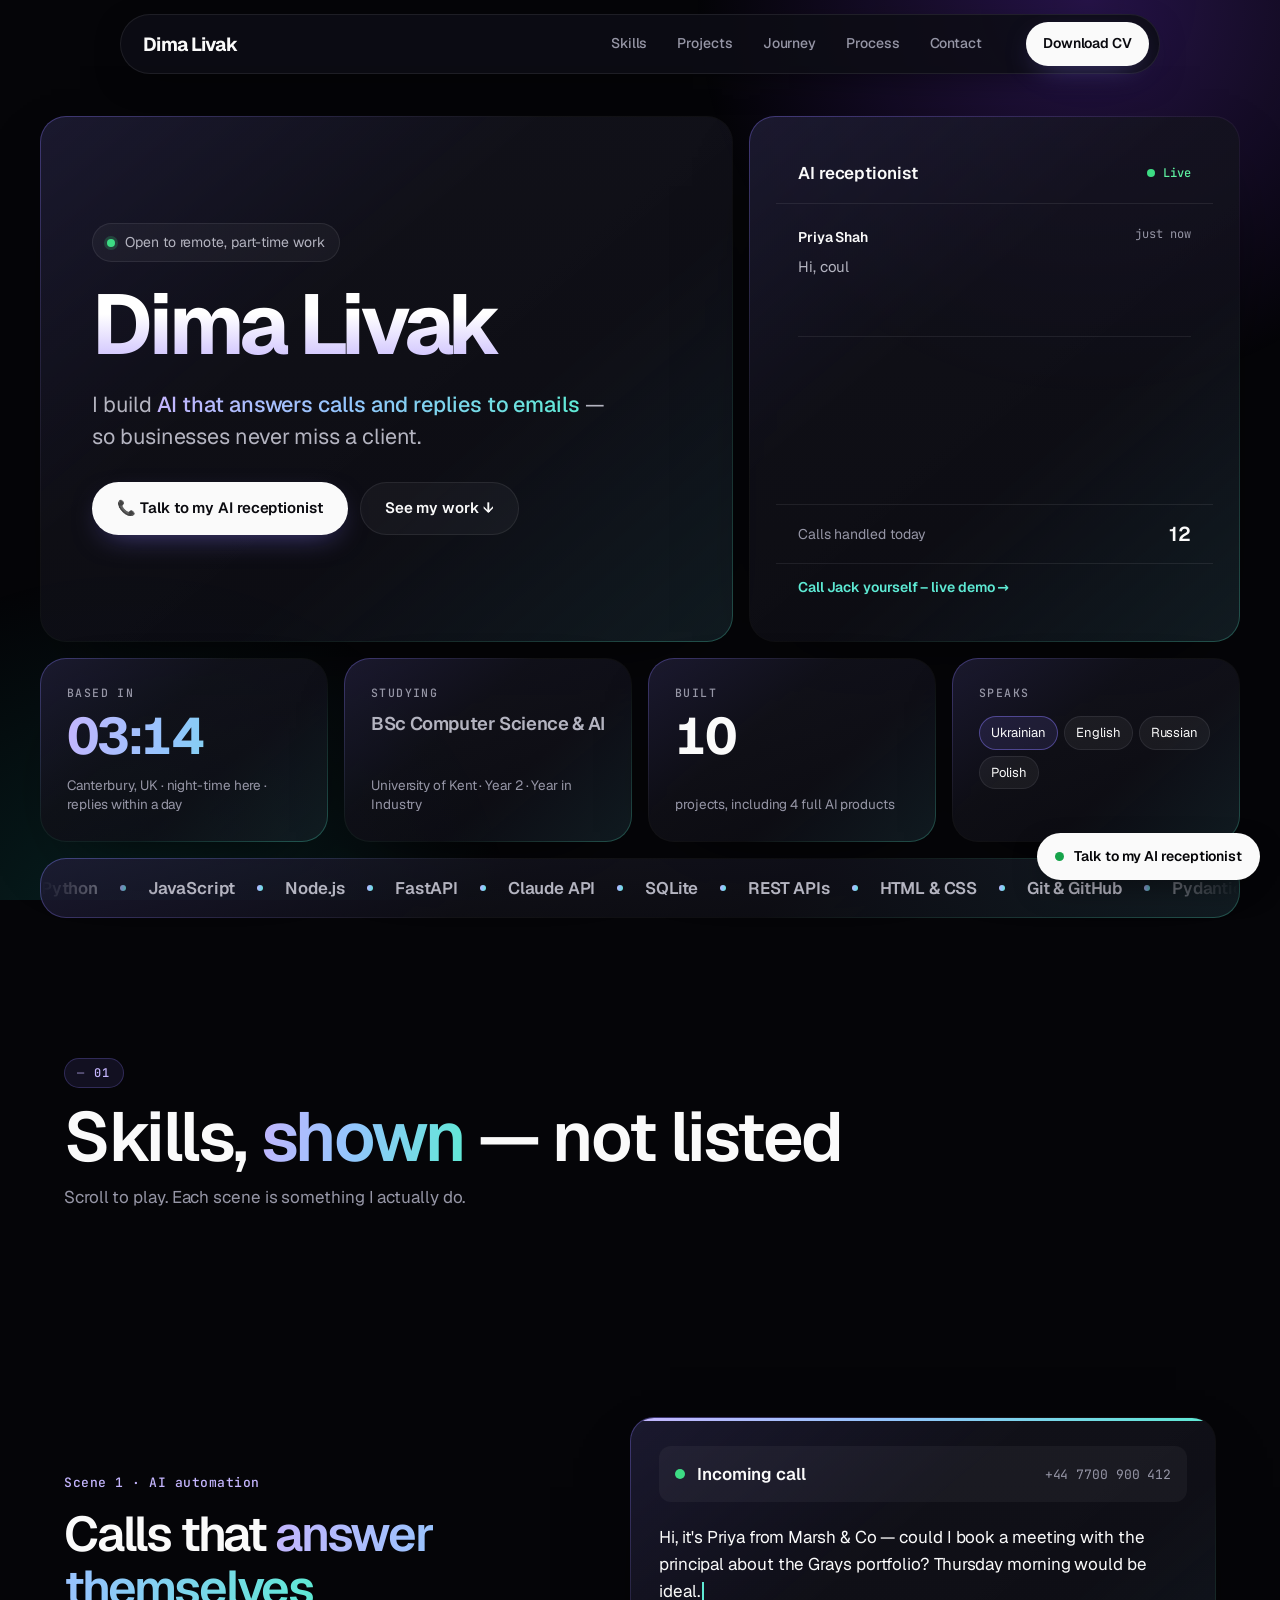
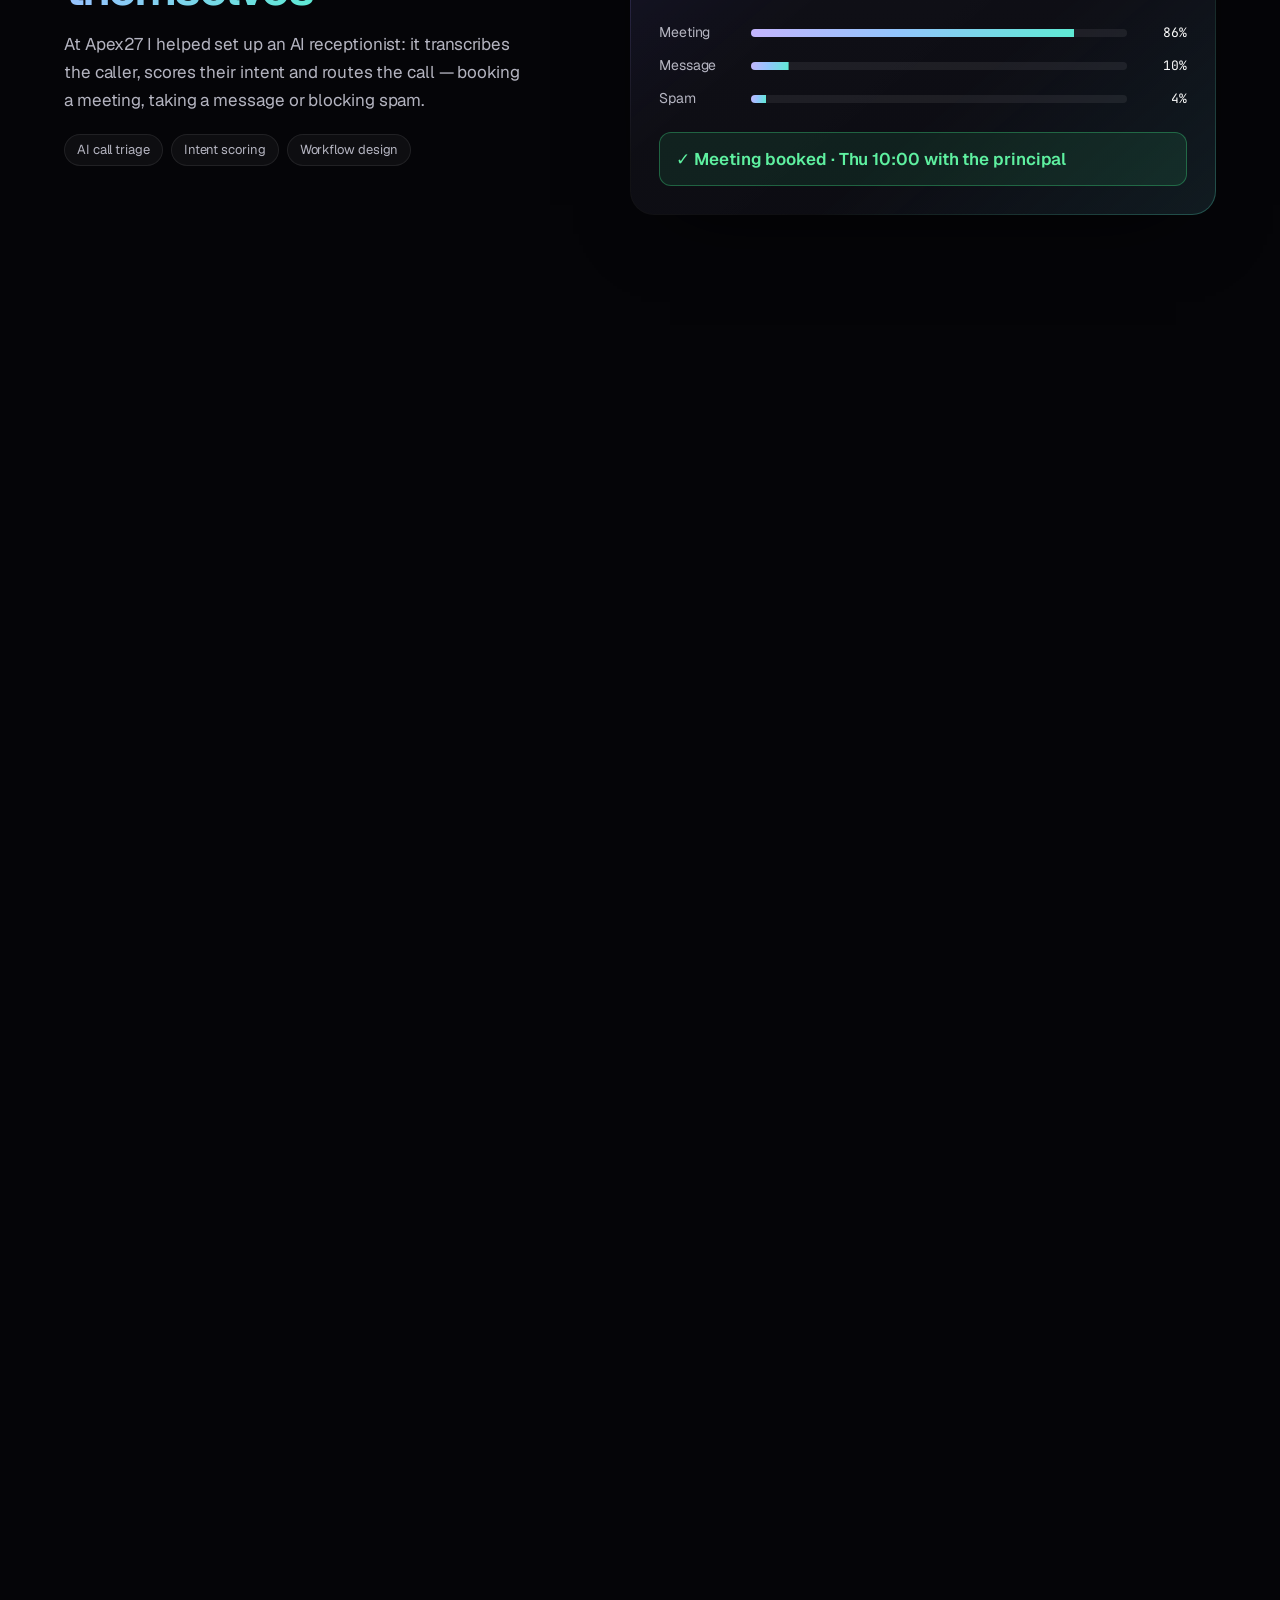
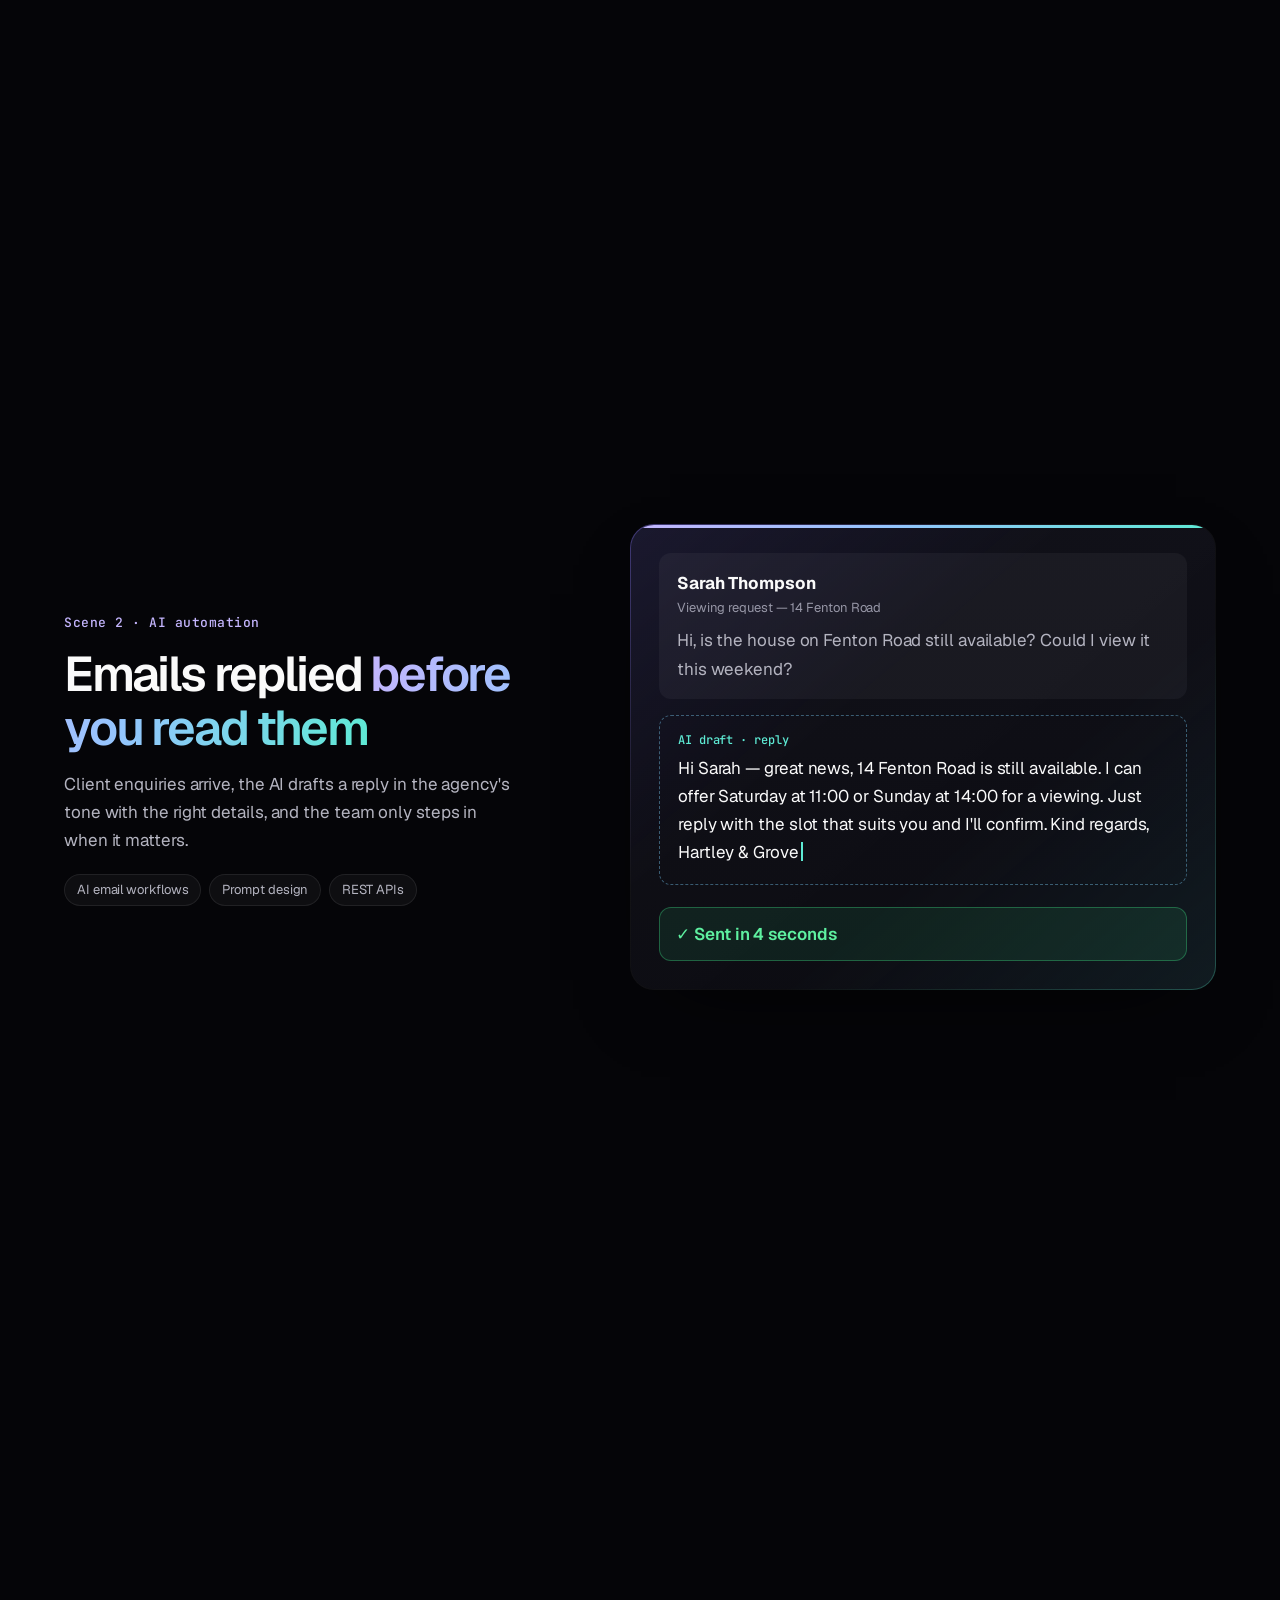
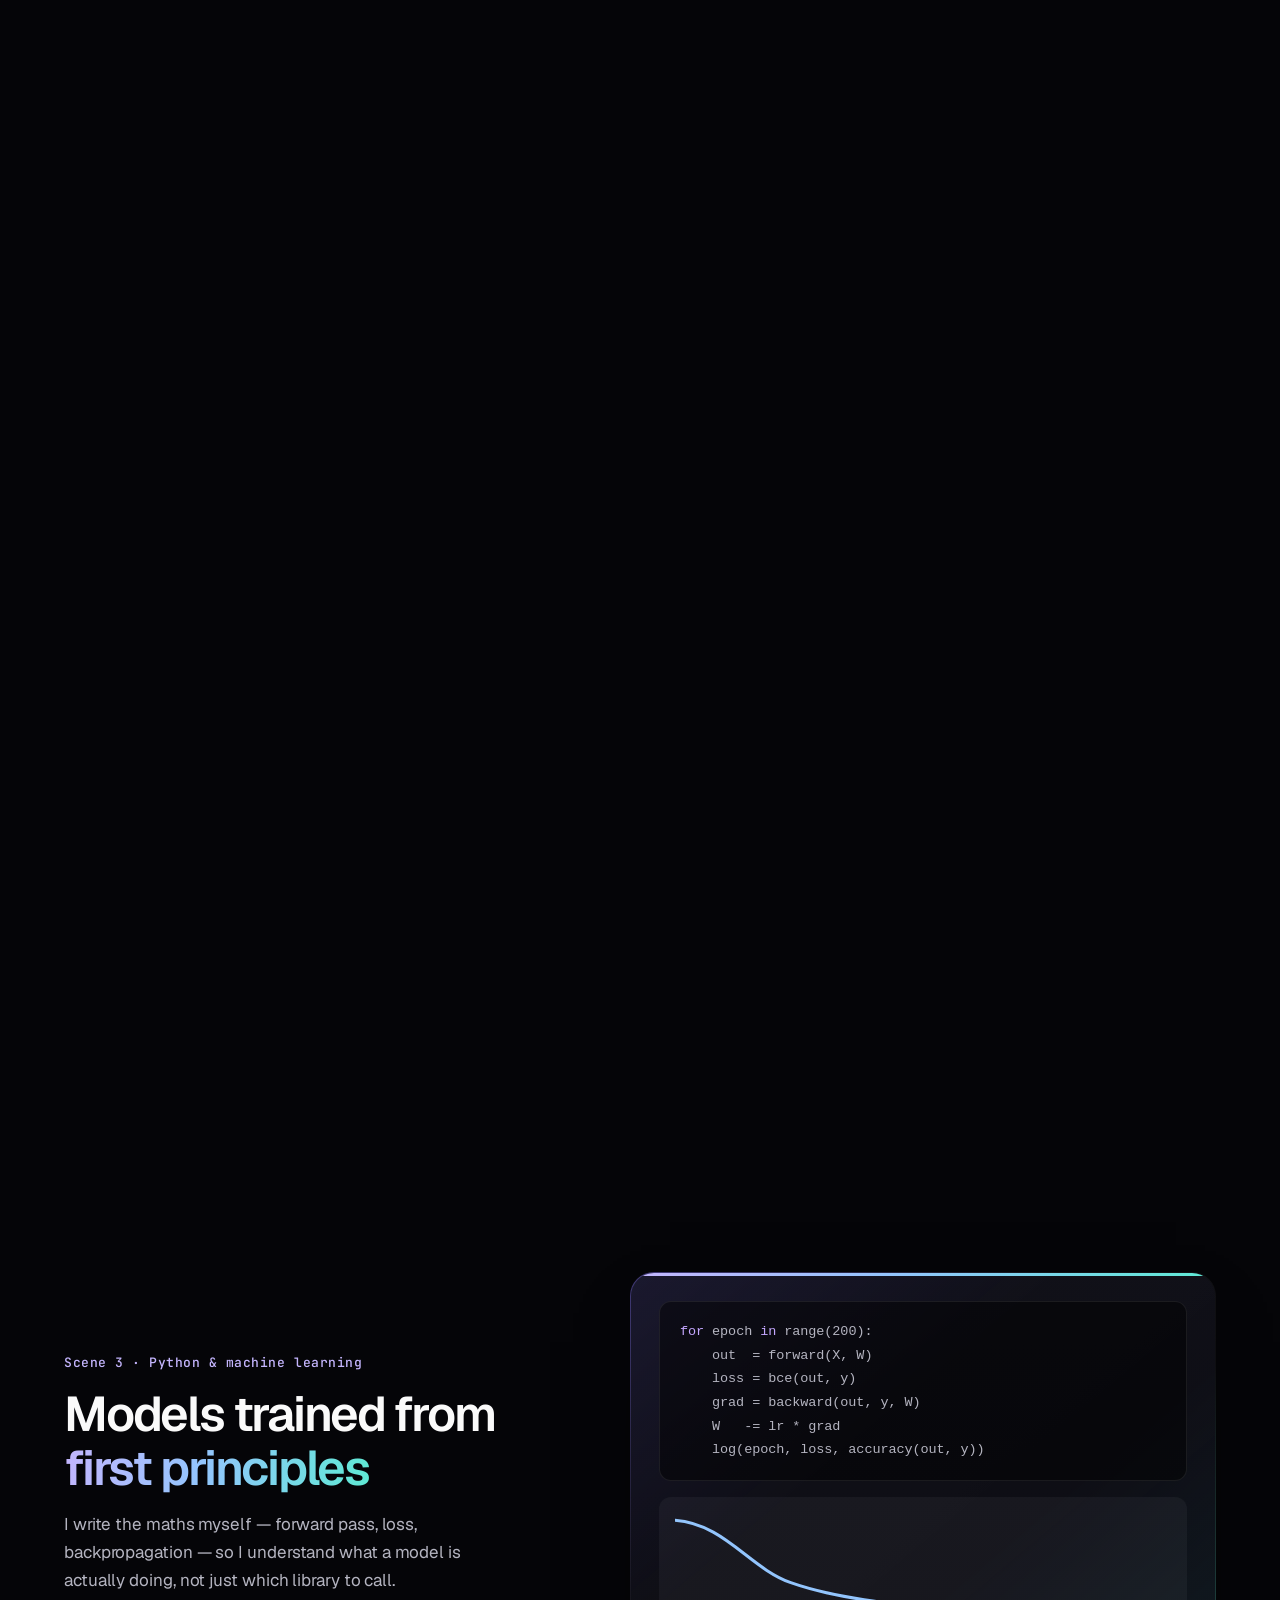
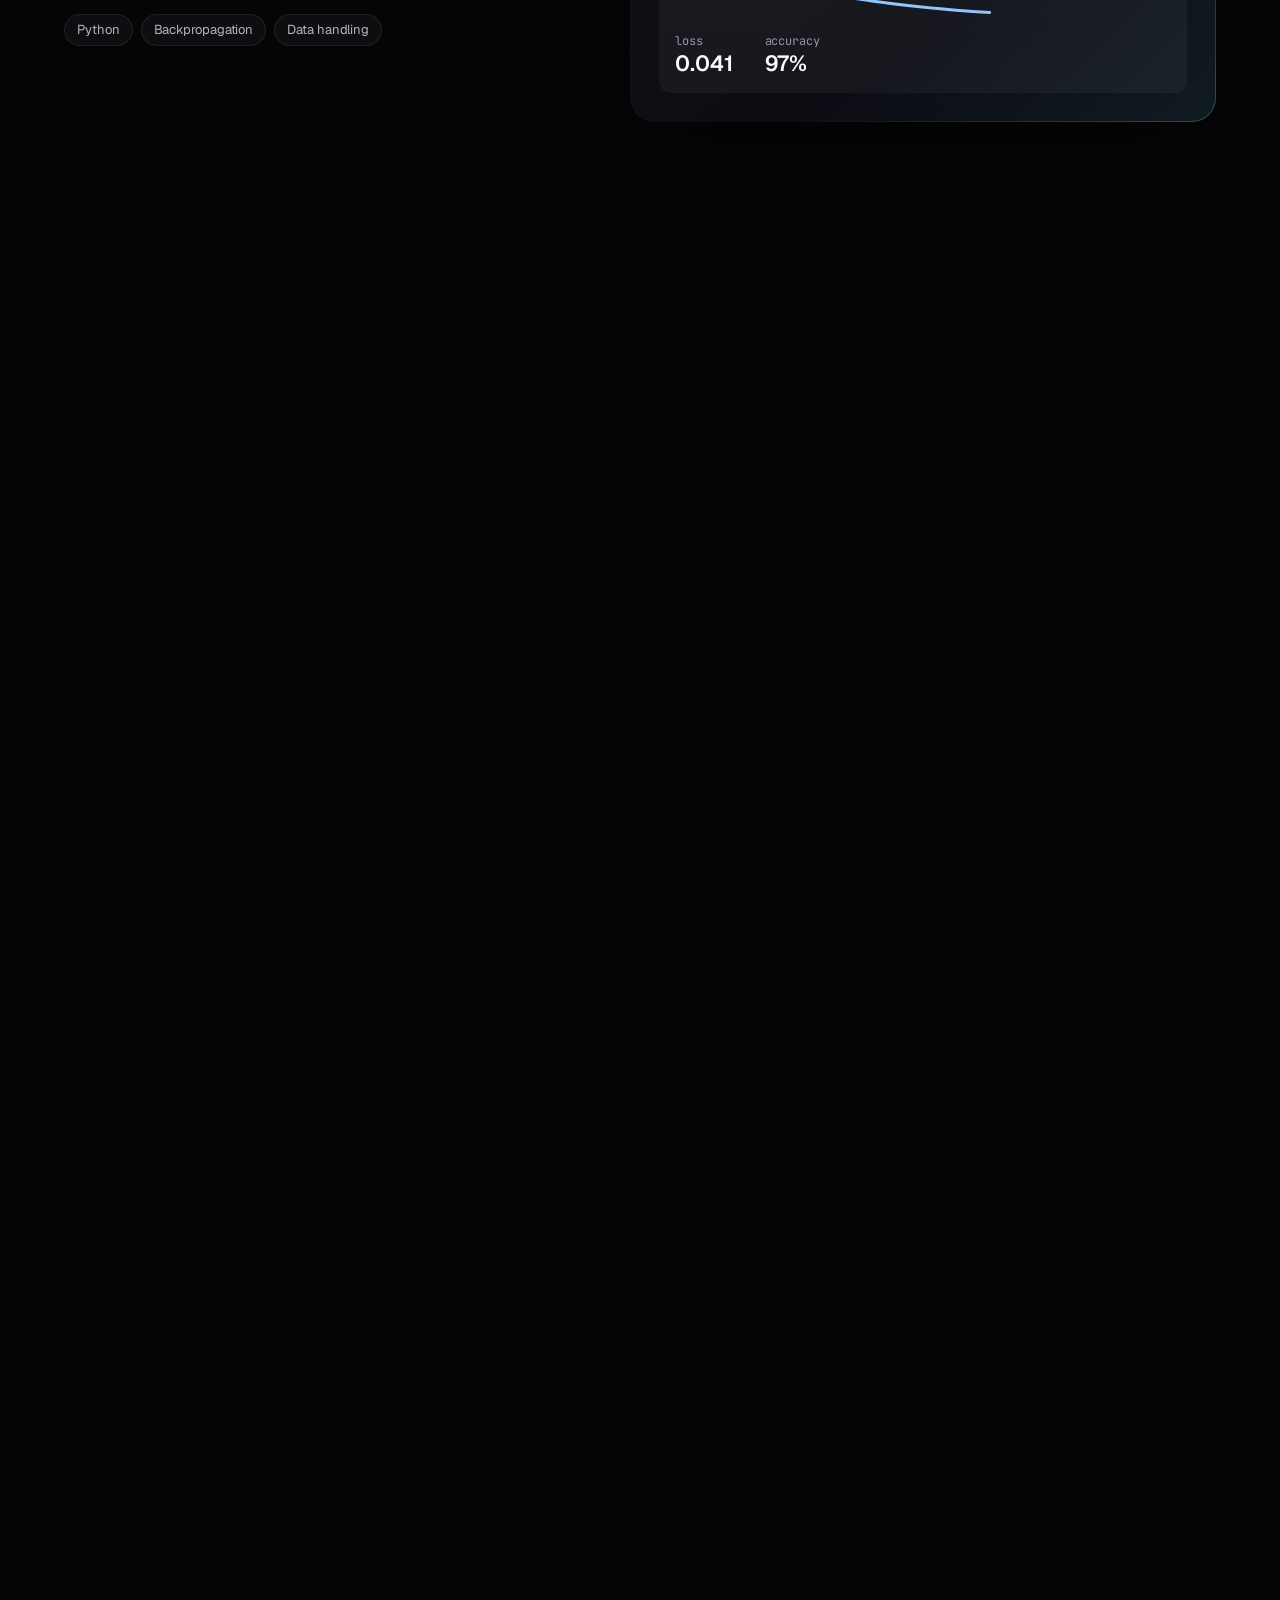
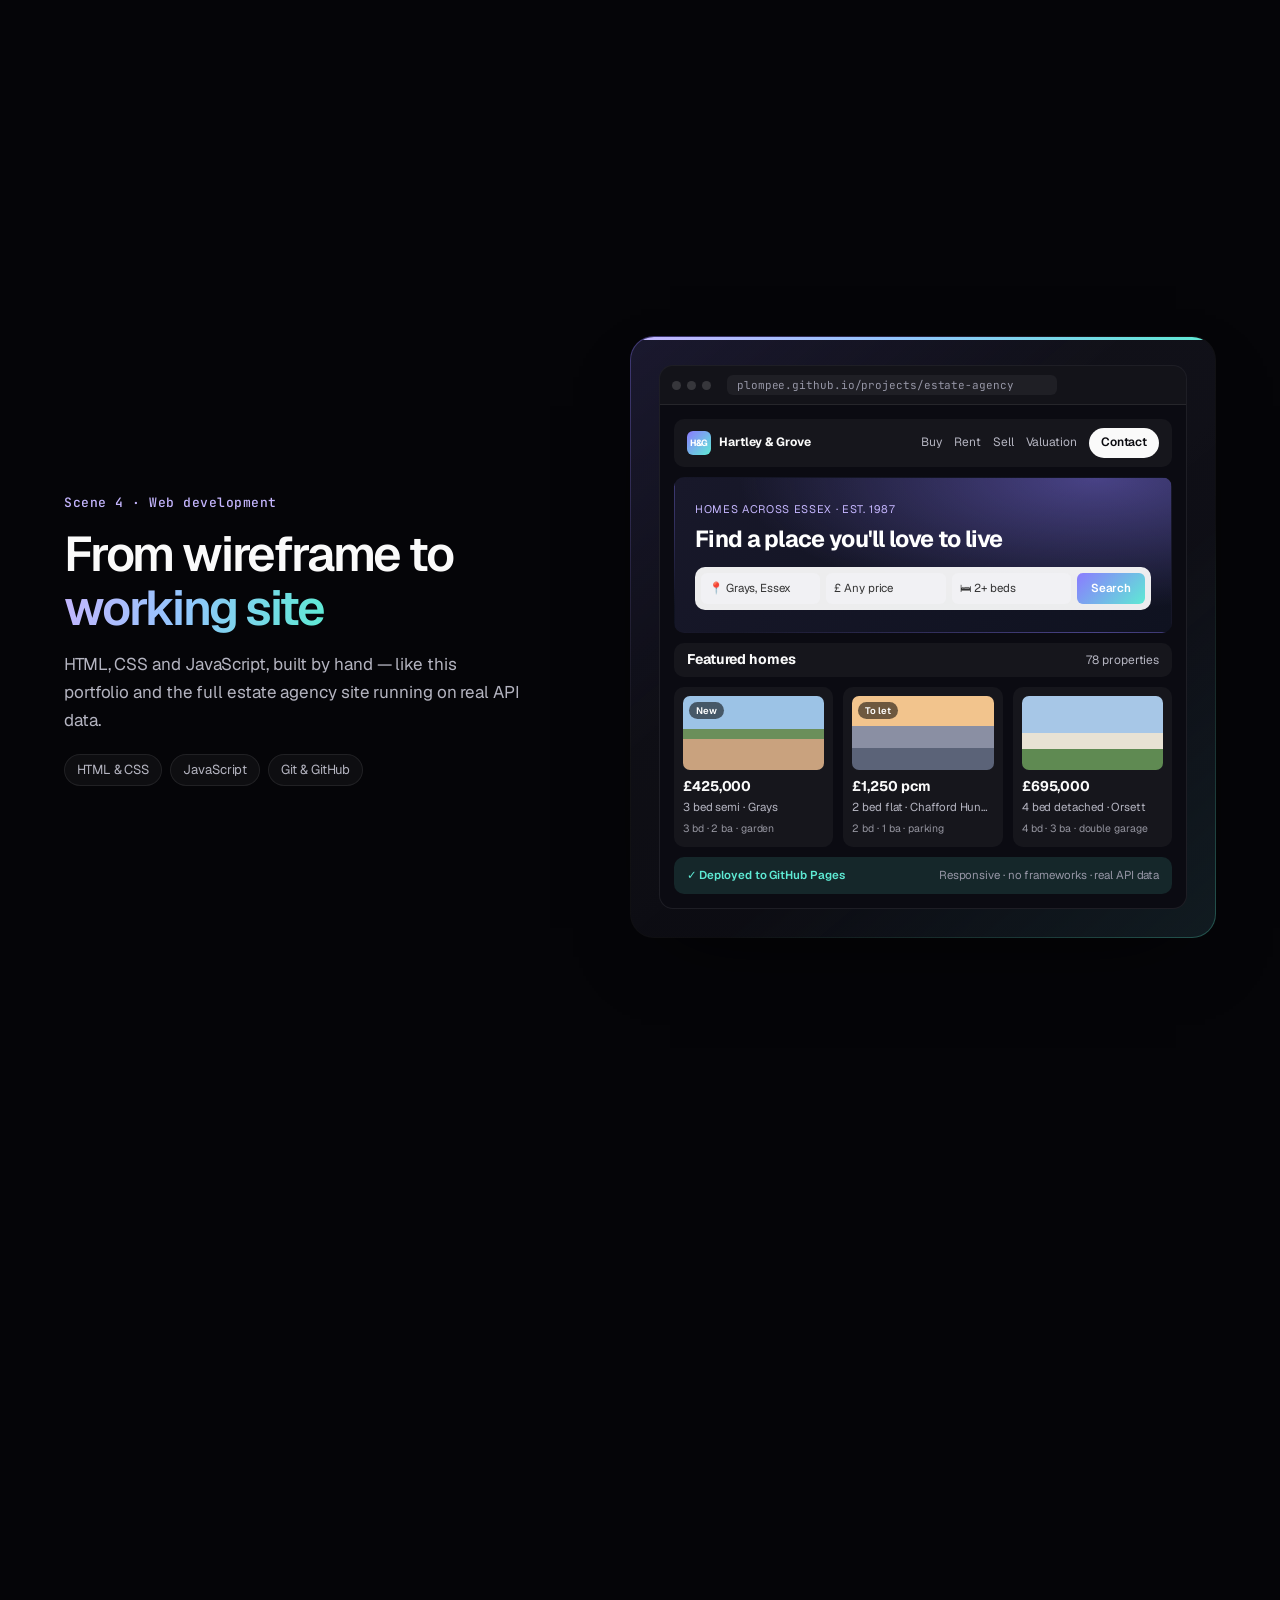
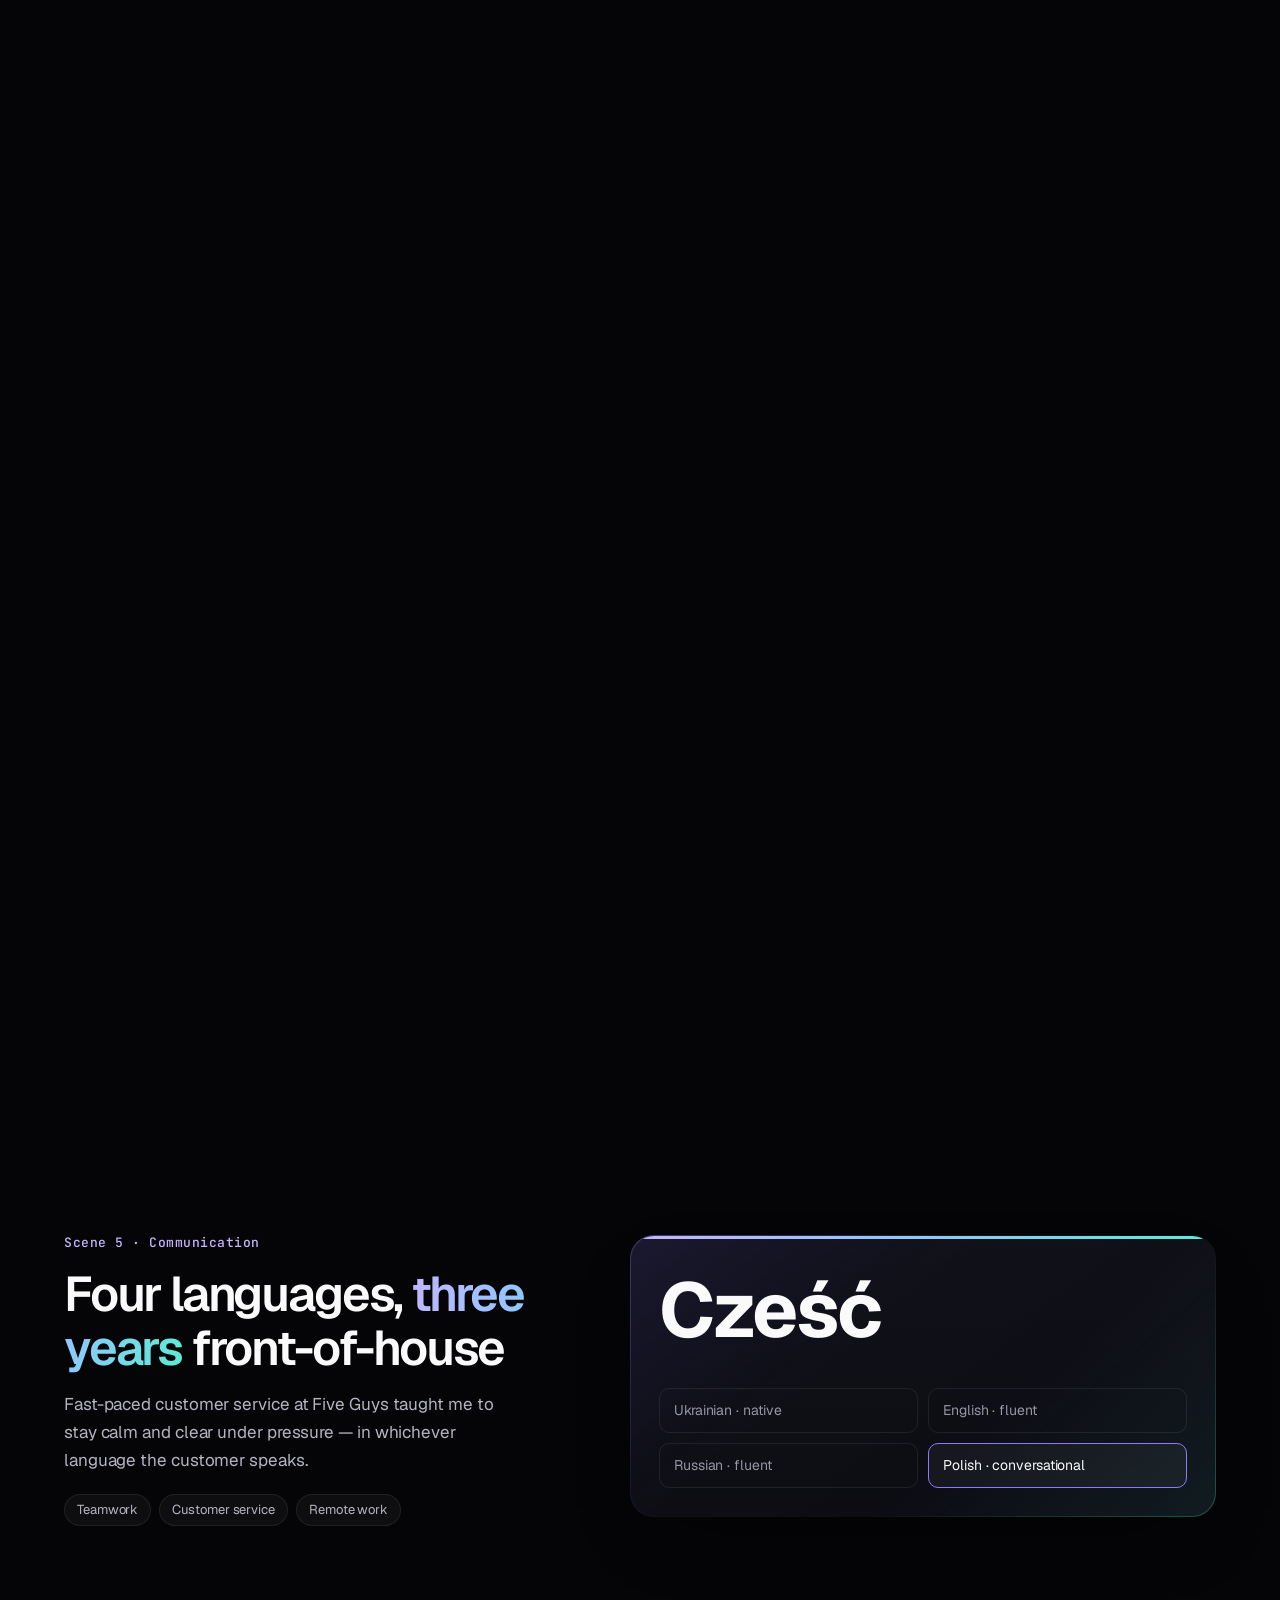
<file: index.html>
<!DOCTYPE html>
<html lang="en">
<head>
<meta charset="UTF-8">
<meta name="viewport" content="width=device-width, initial-scale=1.0">
<title>Dima Livak — CS & AI Student | Portfolio</title>
<meta name="description" content="Dima Livak — Computer Science & AI student at the University of Kent. Hands-on AI automation experience, open to remote part-time work.">
<meta name="theme-color" content="#060a14">
<link rel="icon" type="image/svg+xml" href="favicon.svg">
<script>
  // Reveal animations only run once script.js loads; otherwise the page stays fully visible.
  document.documentElement.classList.add("js");
  setTimeout(function () { if (!window.__ready) document.documentElement.classList.remove("js"); }, 3000);
</script>
<link rel="preload" href="assets/fonts/geist-latin.woff2" as="font" type="font/woff2" crossorigin>
<link rel="stylesheet" href="style.css">
</head>
<body>

<div class="aurora" aria-hidden="true"></div>
<div class="grain" aria-hidden="true"></div>
<header class="nav" id="nav">
  <div class="nav-inner">
    <a href="#top" class="logo">Dima Livak</a>
    <nav class="nav-links" id="nav-links" aria-label="Primary">
      <a href="#skills">Skills</a>
      <a href="#projects">Projects</a>
      <a href="#journey">Journey</a>
      <a href="#process">Process</a>
      <a href="#contact">Contact</a>
    </nav>
    <a href="Dima_Livak_CV.pdf" class="btn btn-sm nav-cv" target="_blank" rel="noopener">Download CV</a>
    <button class="menu-btn" id="menu-btn" type="button" aria-label="Open menu" aria-expanded="false" aria-controls="nav-links"><span></span><span></span></button>
  </div>
</header>

<main>
  <!-- HERO: bento grid -->
  <section class="hero" id="top">
    <div class="bento">
      <div class="tile t-intro">
        <p class="status"><i class="dot"></i>Open to remote, part-time work</p>
        <h1>Dima Livak</h1>
        <p class="role">I build <span>AI that answers calls and replies to emails</span> — so businesses never miss a client.</p>
        <div class="cta">
          <a class="btn" href="jack/">📞 Talk to my AI receptionist</a>
          <a class="btn ghost" href="#projects">See my work ↓</a>
        </div>
      </div>

      <div class="tile t-feed feed" aria-label="Example: an AI receptionist handling calls">
        <div class="feed-head"><b>AI receptionist</b><span class="live"><i></i>Live</span></div>
        <ol class="calls" id="calls"></ol>
        <div class="feed-foot"><span>Calls handled today</span><b id="handled">12</b></div>
        <a class="feed-try" href="jack/">Call Jack yourself – live demo →</a>
      </div>

      <div class="tile t-mini t-clock">
        <span class="t-label">Based in</span>
        <span class="t-big" id="clock">--:--</span>
        <small>Canterbury, UK · <span id="clock-note">usually replies within a day</span></small>
      </div>
      <div class="tile t-mini">
        <span class="t-label">Studying</span>
        <b class="t-mid">BSc Computer Science &amp; AI</b>
        <small>University of Kent · Year 2 · Year in Industry</small>
      </div>
      <div class="tile t-mini">
        <span class="t-label">Built</span>
        <span class="t-big">10</span>
        <small>projects, including 4 full AI products</small>
      </div>
      <div class="tile t-mini">
        <span class="t-label">Speaks</span>
        <ul class="langs"><li>Ukrainian</li><li>English</li><li>Russian</li><li>Polish</li></ul>
      </div>

      <div class="tile t-stack" aria-label="Tools I use">
        <div class="marquee">
          <div class="marquee-track">
            <span>Python</span><span>JavaScript</span><span>Node.js</span><span>FastAPI</span><span>Claude API</span><span>SQLite</span><span>REST APIs</span><span>HTML &amp; CSS</span><span>Git &amp; GitHub</span><span>Pydantic</span><span>Canvas &amp; WebGL</span>
            <span aria-hidden="true">Python</span><span aria-hidden="true">JavaScript</span><span aria-hidden="true">Node.js</span><span aria-hidden="true">FastAPI</span><span aria-hidden="true">Claude API</span><span aria-hidden="true">SQLite</span><span aria-hidden="true">REST APIs</span><span aria-hidden="true">HTML &amp; CSS</span><span aria-hidden="true">Git &amp; GitHub</span><span aria-hidden="true">Pydantic</span><span aria-hidden="true">Canvas &amp; WebGL</span>
          </div>
        </div>
      </div>
    </div>
  </section>

  <!-- SKILLS: a scroll-driven film. Each scene pins while you scroll through it and plays forward/backward with the scrollbar. -->
  <section class="film" id="skills" aria-label="Skills">
    <div class="film-intro">
      <div class="sec-head"><span>01</span><h2>Skills, <em>shown</em> — not listed</h2></div>
      <p>Scroll to play. Each scene is something I actually do.</p>
    </div>

    <div class="scene" data-scene="call">
      <div class="pin">
        <div class="scene-text">
          <span class="chapter">Scene 1 · AI automation</span>
          <h3>Calls that <em>answer themselves</em></h3>
          <p>At Apex27 I helped set up an AI receptionist: it transcribes the caller, scores their intent and routes the call — booking a meeting, taking a message or blocking spam.</p>
          <ul class="tags"><li>AI call triage</li><li>Intent scoring</li><li>Workflow design</li></ul>
        </div>
        <div class="stage call">
          <div class="ring"><i class="ring-dot"></i><b>Incoming call</b><span>+44 7700 900 412</span></div>
          <p class="transcript"><span class="typed" data-text="Hi, it's Priya from Marsh &amp; Co — could I book a meeting with the principal about the Grays portfolio? Thursday morning would be ideal."></span><i class="caret"></i></p>
          <div class="scores">
            <div><span>Meeting</span><i style="--to:.86"></i><em data-to="86">0%</em></div>
            <div><span>Message</span><i style="--to:.10"></i><em data-to="10">0%</em></div>
            <div><span>Spam</span><i style="--to:.04"></i><em data-to="4">0%</em></div>
          </div>
          <div class="result">✓ Meeting booked · Thu 10:00 with the principal</div>
        </div>
      </div>
    </div>

    <div class="scene" data-scene="email">
      <div class="pin">
        <div class="scene-text">
          <span class="chapter">Scene 2 · AI automation</span>
          <h3>Emails replied <em>before you read them</em></h3>
          <p>Client enquiries arrive, the AI drafts a reply in the agency's tone with the right details, and the team only steps in when it matters.</p>
          <ul class="tags"><li>AI email workflows</li><li>Prompt design</li><li>REST APIs</li></ul>
        </div>
        <div class="stage mail">
          <div class="mail-in"><b>Sarah Thompson</b><span>Viewing request — 14 Fenton Road</span><p>Hi, is the house on Fenton Road still available? Could I view it this weekend?</p></div>
          <div class="mail-out"><span class="mail-label">AI draft · reply</span><p><span class="typed" data-text="Hi Sarah — great news, 14 Fenton Road is still available. I can offer Saturday at 11:00 or Sunday at 14:00 for a viewing. Just reply with the slot that suits you and I'll confirm. Kind regards, Hartley &amp; Grove"></span><i class="caret"></i></p></div>
          <div class="result">✓ Sent in 4 seconds</div>
        </div>
      </div>
    </div>

    <div class="scene" data-scene="ml">
      <div class="pin">
        <div class="scene-text">
          <span class="chapter">Scene 3 · Python &amp; machine learning</span>
          <h3>Models trained from <em>first principles</em></h3>
          <p>I write the maths myself — forward pass, loss, backpropagation — so I understand what a model is actually doing, not just which library to call.</p>
          <ul class="tags"><li>Python</li><li>Backpropagation</li><li>Data handling</li></ul>
        </div>
        <div class="stage ml">
          <pre class="code"><code><span class="ln"><b>for</b> epoch <b>in</b> range(200):</span><span class="ln">    out  = forward(X, W)</span><span class="ln">    loss = bce(out, y)</span><span class="ln">    grad = backward(out, y, W)</span><span class="ln">    W   -= lr * grad</span><span class="ln">    log(epoch, loss, accuracy(out, y))</span></code></pre>
          <div class="chart">
            <svg viewBox="0 0 300 120" preserveAspectRatio="none" aria-hidden="true"><path class="loss" pathLength="1" d="M0 8 C 30 12, 45 60, 70 76 S 130 100, 170 106 S 250 112, 300 113"/></svg>
            <div class="metrics"><span>loss <b data-from="0.693" data-to="0.041">0.693</b></span><span>accuracy <b data-from="52" data-to="97" data-pct>52%</b></span></div>
          </div>
        </div>
      </div>
    </div>

    <div class="scene" data-scene="web">
      <div class="pin">
        <div class="scene-text">
          <span class="chapter">Scene 4 · Web development</span>
          <h3>From wireframe to <em>working site</em></h3>
          <p>HTML, CSS and JavaScript, built by hand — like this portfolio and the full estate agency site running on real API data.</p>
          <ul class="tags"><li>HTML &amp; CSS</li><li>JavaScript</li><li>Git &amp; GitHub</li></ul>
        </div>
        <div class="stage web">
          <div class="win">
            <div class="win-bar"><i></i><i></i><i></i><span class="url">plompee.github.io/projects/estate-agency</span></div>
            <div class="site">
              <div class="b b-nav"><span class="b-logo"><em>H&amp;G</em>Hartley &amp; Grove</span><span class="b-links"><i>Buy</i><i>Rent</i><i>Sell</i><i>Valuation</i></span><span class="b-btn">Contact</span></div>
              <div class="b b-hero">
                <small>Homes across Essex · est. 1987</small>
                <b>Find a place you'll love to live</b>
                <div class="b-search"><span>📍 Grays, Essex</span><span>£ Any price</span><span>🛏 2+ beds</span><em>Search</em></div>
              </div>
              <div class="b b-title"><b>Featured homes</b><span>78 properties</span></div>
              <div class="b-grid">
                <div class="b b-card"><div class="b-photo p1"><em>New</em></div><b>£425,000</b><span>3 bed semi · Grays</span><small>3 bd · 2 ba · garden</small></div>
                <div class="b b-card"><div class="b-photo p2"><em>To let</em></div><b>£1,250 pcm</b><span>2 bed flat · Chafford Hundred</span><small>2 bd · 1 ba · parking</small></div>
                <div class="b b-card"><div class="b-photo p3"></div><b>£695,000</b><span>4 bed detached · Orsett</span><small>4 bd · 3 ba · double garage</small></div>
              </div>
              <div class="b b-foot"><span>✓ Deployed to GitHub Pages</span><span>Responsive · no frameworks · real API data</span></div>
            </div>
          </div>
        </div>
      </div>
    </div>

    <div class="scene" data-scene="lang">
      <div class="pin">
        <div class="scene-text">
          <span class="chapter">Scene 5 · Communication</span>
          <h3>Four languages, <em>three years</em> front-of-house</h3>
          <p>Fast-paced customer service at Five Guys taught me to stay calm and clear under pressure — in whichever language the customer speaks.</p>
          <ul class="tags"><li>Teamwork</li><li>Customer service</li><li>Remote work</li></ul>
        </div>
        <div class="stage lang">
          <div class="words"><span>Привіт</span><span>Hello</span><span>Привет</span><span>Cześć</span></div>
          <div class="lang-list"><span>Ukrainian · native</span><span>English · fluent</span><span>Russian · fluent</span><span>Polish · conversational</span></div>
        </div>
      </div>
    </div>
  </section>

  <!-- PROJECTS: three featured products, then a filterable grid -->
  <section class="sec" id="projects">
    <div class="sec-head" data-r><span>02</span><h2>Selected <em>work</em></h2></div>

    <div class="features">
      <article class="feature" data-r>
        <a class="feature-media pvid" href="jack/" aria-label="Open the live AI receptionist demo"><video muted loop playsinline preload="none" data-poster="assets/video/receptionist.webp" data-src="assets/video/receptionist.mp4"></video><span class="demo-label">Demo recording · try it live below</span><span class="play">Talk to Jack live ↗</span></a>
        <div class="feature-body">
          <span class="feature-n">01</span>
          <p class="meta">Voice AI · Vapi · Claude · Google Calendar</p>
          <h3>AI Receptionist — Jack</h3>
          <p>A voice receptionist that answers like a real person: it checks the diary, books, moves and cancels appointments, takes messages and handles questions in English, Ukrainian and Polish. Live speech and voice run on Vapi with Claude as the brain; bookings go straight into Google Calendar, and the booking rules are enforced in code, so callers can't talk it out of them.</p>
          <ul class="tags"><li>Vapi</li><li>Claude Haiku</li><li>Tool calling</li><li>Google Calendar</li></ul>
          <div class="talk-jack">
            <button class="btn tj-btn" id="talk-jack" type="button" aria-pressed="false"><span class="tj-dot" aria-hidden="true"></span><span class="tj-label">Talk to Jack</span></button>
            <p class="tj-note"><strong>Try it live:</strong> Jack is the AI receptionist for Fade &amp; Co., a demo barber shop. Ask about prices or book a cut. Uses your microphone, calls end after 3 minutes.</p>
            <p class="tj-status" id="talk-jack-status" role="status" aria-live="polite"></p>
          </div>
          <div class="links"><a class="btn btn-sm" href="jack/">Open the live demo ↗</a><a class="btn btn-sm ghost" href="https://github.com/plompee/ai-receptionist" target="_blank" rel="noopener">View on GitHub</a></div>
        </div>
      </article>
      <article class="feature" data-r>
        <a class="feature-media pvid" href="https://github.com/plompee/ai-inbox" target="_blank" rel="noopener" aria-label="AI Inbox Assistant on GitHub"><video muted loop playsinline preload="none" data-poster="assets/video/inbox.webp" data-src="assets/video/inbox.mp4"></video><span class="demo-label">Demo recording · AI answers scripted for this video</span><span class="play">View on GitHub ↗</span></a>
        <div class="feature-body">
          <span class="feature-n">02</span>
          <p class="meta">Python · FastAPI · Structured outputs</p>
          <h3>AI Inbox Assistant</h3>
          <p>The email half of an AI front desk. It sorts every email — bookings, complaints, invoices, spam — pulls out names, dates and amounts, flags what needs a person (including phishing that tries to give it orders) and drafts a reply in the sender's language for a human to approve.</p>
          <ul class="tags"><li>Python</li><li>FastAPI</li><li>SQLite</li><li>Pydantic</li></ul>
          <div class="links"><a class="btn btn-sm" href="https://github.com/plompee/ai-inbox" target="_blank" rel="noopener">View on GitHub</a><a class="btn btn-sm ghost" href="https://github.com/plompee/ai-inbox#run-it" target="_blank" rel="noopener">Run it yourself</a></div>
        </div>
      </article>
      <article class="feature" data-r>
        <a class="feature-media pvid" href="https://github.com/plompee/ask-the-handbook" target="_blank" rel="noopener" aria-label="Ask the Handbook on GitHub"><video muted loop playsinline preload="none" data-poster="assets/video/handbook.webp" data-src="assets/video/handbook.mp4"></video><span class="demo-label">Demo recording · search is real, AI answer wording scripted</span><span class="play">View on GitHub ↗</span></a>
        <div class="feature-body">
          <span class="feature-n">03</span>
          <p class="meta">RAG · Python · Citations</p>
          <h3>Ask the Handbook</h3>
          <p>Chat with your own documents. Upload handbooks, policies or manuals and ask in plain language: every claim in the answer links to the exact quoted passage, with document and page. If it isn't in your files, it says so. Retrieval is a hand-written BM25 search.</p>
          <ul class="tags"><li>Retrieval-augmented generation</li><li>BM25</li><li>PDF parsing</li></ul>
          <div class="links"><a class="btn btn-sm" href="https://github.com/plompee/ask-the-handbook" target="_blank" rel="noopener">View on GitHub</a><a class="btn btn-sm ghost" href="https://github.com/plompee/ask-the-handbook#run-it" target="_blank" rel="noopener">Run it yourself</a></div>
        </div>
      </article>
      <article class="feature" data-r>
        <a class="feature-media pvid" href="#contact" aria-label="Ask for a JobScout AI demo"><video muted loop playsinline preload="none" data-poster="assets/video/jobscout.webp" data-src="assets/video/jobscout.mp4"></video><span class="demo-label">Real recording · live AI answers</span><span class="play">Ask for a demo →</span></a>
        <div class="feature-body">
          <span class="feature-n">04</span>
          <p class="meta">AI agent · Python · FastAPI · Free LLMs</p>
          <h3>JobScout AI</h3>
          <p>An AI agent that runs a whole job search. It scans six job boards, scores every role against a CV and personal taste, filters out scams and expired ads, writes a tailored letter for each company, prepares likely interview questions and the skills to learn — then sends applications through Gmail on autopilot, inside strict limits (daily cap, never the same company twice). The same engine can find leads and write personalised outreach for a business.</p>
          <ul class="tags"><li>Python</li><li>FastAPI</li><li>Free LLMs with fallback</li><li>Gmail API</li><li>Automation</li></ul>
          <div class="links"><a class="btn btn-sm" href="#contact">Ask me for a demo</a></div>
        </div>
      </article>
    </div>

    <div class="more-head" data-r>
      <h3>More projects <small>— try them live in your browser</small></h3>
      <div class="filters" id="filters" role="group" aria-label="Filter projects">
        <button type="button" class="on" data-f="all">All</button><button type="button" data-f="ai">AI</button><button type="button" data-f="web">Web</button><button type="button" data-f="algo">Algorithms</button><button type="button" data-f="creative">Creative</button>
      </div>
    </div>
    <div class="mini-grid" id="mini-grid">
      <article class="card mini" data-cat="algo creative">
        <a class="pvis pvid" href="projects/pathfinding.html" aria-label="Open Pathfinding race"><video muted loop playsinline preload="none" data-poster="assets/video/pathfinding.webp" data-src="assets/video/pathfinding.mp4"></video><span class="play">Live demo ↗</span></a>
        <div class="card-body"><h3>Pathfinding race</h3><p>BFS, Dijkstra, A* and greedy race on one map — the fastest search isn't always the cheapest route.</p>
          <div class="links"><a class="btn btn-sm" href="projects/pathfinding.html">Live demo</a><a class="btn btn-sm ghost" href="https://github.com/plompee/plompee.github.io/blob/main/projects/pathfinding.html" target="_blank" rel="noopener">Source</a></div></div>
      </article>
      <article class="card mini" data-cat="ai web">
        <a class="pvis pvid" href="projects/call-triage.html" aria-label="Open AI call triage"><video muted loop playsinline preload="none" data-poster="assets/video/triage.webp" data-src="assets/video/triage.mp4"></video><span class="play">Live demo ↗</span></a>
        <div class="card-body"><h3>AI call triage</h3><p>The call-routing system from Apex27, recreated: transcribe, score intent, route — in real time.</p>
          <div class="links"><a class="btn btn-sm" href="projects/call-triage.html">Live demo</a><a class="btn btn-sm ghost" href="https://github.com/plompee/plompee.github.io/blob/main/projects/call-triage.html" target="_blank" rel="noopener">Source</a></div></div>
      </article>
      <article class="card mini" data-cat="ai algo">
        <a class="pvis pvid" href="projects/neural-net.html" aria-label="Open Neural net playground"><video muted loop playsinline preload="none" data-poster="assets/video/neuralnet.webp" data-src="assets/video/neuralnet.mp4"></video><span class="play">Live demo ↗</span></a>
        <div class="card-body"><h3>Neural net playground</h3><p>Place points and watch a backprop network learn the boundary live — no ML libraries.</p>
          <div class="links"><a class="btn btn-sm" href="projects/neural-net.html">Live demo</a><a class="btn btn-sm ghost" href="https://github.com/plompee/plompee.github.io/blob/main/projects/neural-net.html" target="_blank" rel="noopener">Source</a></div></div>
      </article>
      <article class="card mini" data-cat="web">
        <a class="pvis pvid" href="projects/estate-agency/index.html" aria-label="Open Estate agency website"><video muted loop playsinline preload="none" data-poster="assets/video/estate.webp" data-src="assets/video/estate.mp4"></video><span class="play">Live demo ↗</span></a>
        <div class="card-body"><h3>Estate agency website</h3><p>Search, filters, property pages and valuations on a real Apex27 Portal API data snapshot.</p>
          <div class="links"><a class="btn btn-sm" href="projects/estate-agency/index.html">Live demo</a><a class="btn btn-sm ghost" href="https://github.com/plompee/plompee.github.io/tree/main/projects/estate-agency" target="_blank" rel="noopener">Source</a></div></div>
      </article>
      <article class="card mini" data-cat="creative algo">
        <a class="pvis pvid" href="projects/murmuration.html" aria-label="Open Murmuration"><video muted loop playsinline preload="none" data-poster="assets/video/murmuration.webp" data-src="assets/video/murmuration.mp4"></video><span class="play">Live demo ↗</span></a>
        <div class="card-body"><h3>Murmuration</h3><p>Thousands of starlings following three simple rules — swarm intelligence you can chase with your cursor.</p>
          <div class="links"><a class="btn btn-sm" href="projects/murmuration.html">Live demo</a><a class="btn btn-sm ghost" href="https://github.com/plompee/plompee.github.io/blob/main/projects/murmuration.html" target="_blank" rel="noopener">Source</a></div></div>
      </article>
      <article class="card mini" data-cat="web" style="--c1:#8b7bff;--c2:#5eead4">
        <div class="pvis">
          <svg class="route" viewBox="0 0 300 200" aria-hidden="true">
            <path id="rt" d="M20 160 C 80 160, 70 50, 140 60 S 220 160, 280 40"/>
            <circle r="7"><animateMotion dur="4s" repeatCount="indefinite"><mpath href="#rt"/></animateMotion></circle>
          </svg>
        </div>
        <div class="card-body"><h3>Bus timetable app</h3><p>University of Kent team project: I built the backend / data side, connecting live bus timetable data to the app.</p>
          <ul class="tags"><li>Team project</li><li>Backend</li></ul></div>
      </article>
    </div>
  </section>

  <!-- JOURNEY: work and education on one timeline -->
  <section class="sec" id="journey">
    <div class="sec-head" data-r><span>03</span><h2>My <em>journey</em></h2></div>
    <div class="timeline" id="timeline">
      <div class="tl-line" aria-hidden="true"><i id="tl-fill"></i></div>
      <article class="tl-item" data-r>
        <span class="tl-dot" aria-hidden="true"></span>
        <div class="tl-card"><div class="tl-top"><span class="tl-date">09/2025 – now</span><span class="tl-kind study">Education</span></div>
          <h3>BSc Computer Science &amp; AI</h3><p class="tl-org">University of Kent · Canterbury</p>
          <p>Year 1 complete, progressing to Year 2 in September 2026, with an integrated Year in Industry placement.</p></div>
      </article>
      <article class="tl-item" data-r>
        <span class="tl-dot" aria-hidden="true"></span>
        <div class="tl-card"><div class="tl-top"><span class="tl-date">01/2024 – 07/2025</span><span class="tl-kind work">Work</span></div>
          <h3>AI Automation Assistant</h3><p class="tl-org">Apex27 · Real estate agency · Remote</p>
          <p>Helped implement AI that drafts and sends replies to client enquiries, and an AI call-answering system that triages calls — booking meetings or forwarding notifications. Tuned the workflows to real business needs.</p></div>
      </article>
      <article class="tl-item" data-r>
        <span class="tl-dot" aria-hidden="true"></span>
        <div class="tl-card"><div class="tl-top"><span class="tl-date">09/2023 – 06/2026</span><span class="tl-kind work">Work</span></div>
          <h3>Crew Member</h3><p class="tl-org">Five Guys · Part-time</p>
          <p>Fast, courteous service in a high-volume restaurant: accurate orders, cash and card handling, and switching between grill, till and prep at peak times.</p></div>
      </article>
      <article class="tl-item" data-r>
        <span class="tl-dot" aria-hidden="true"></span>
        <div class="tl-card"><div class="tl-top"><span class="tl-date">09/2023 – 06/2025</span><span class="tl-kind study">Education</span></div>
          <h3>T Level — Digital Production, Design &amp; Development</h3><p class="tl-org">South Essex College</p>
          <p>Two-year T Level (equivalent to 3 A Levels) in software development, digital design, databases and project management. Achieved a Merit.</p></div>
      </article>
      <article class="tl-item" data-r>
        <span class="tl-dot" aria-hidden="true"></span>
        <div class="tl-card"><div class="tl-top"><span class="tl-date">09/2022 – 06/2023</span><span class="tl-kind study">Education</span></div>
          <h3>English Language</h3><p class="tl-org">South Essex College · Thurrock Campus, Grays</p>
          <p>One-year English course after moving to the UK.</p></div>
      </article>
      <article class="tl-item" data-r>
        <span class="tl-dot" aria-hidden="true"></span>
        <div class="tl-card"><div class="tl-top"><span class="tl-date">02/2022 – 06/2022</span><span class="tl-kind work">Volunteer</span></div>
          <h3>Medical Supply Logistics</h3><p class="tl-org">Ukrainian Armed Forces</p>
          <p>Organised and dispensed essential medications for frontline supply, keeping accurate stock records.</p></div>
      </article>
      <article class="tl-item" data-r>
        <span class="tl-dot" aria-hidden="true"></span>
        <div class="tl-card"><div class="tl-top"><span class="tl-date">2016 – 2023</span><span class="tl-kind study">Education</span></div>
          <h3>General Secondary Education</h3><p class="tl-org">Kytskiy Lyceum, Ukraine</p>
          <p>Grades 10–11 out of 12 across subjects (Mathematics: 11) — the top band on Ukraine's national scale.</p></div>
      </article>
    </div>
  </section>

  <!-- PROCESS -->
  <section class="sec" id="process">
    <div class="sec-head" data-r><span>04</span><h2>How I <em>work</em></h2></div>
    <div class="steps">
      <div class="card step" data-r><span class="step-n">01</span><span class="step-icon" aria-hidden="true">🎧</span><h3>Listen</h3><p>Start from the real problem — the calls that go unanswered, the emails that pile up — and agree what "done" looks like.</p></div>
      <div class="card step" data-r><span class="step-n">02</span><span class="step-icon" aria-hidden="true">⚡</span><h3>Prototype fast</h3><p>A working version with real data in days, so the team can try it instead of imagining it.</p></div>
      <div class="card step" data-r><span class="step-n">03</span><span class="step-icon" aria-hidden="true">🛡️</span><h3>Make it safe</h3><p>Business rules in code, tests, and a person in the loop wherever a mistake would cost money or trust.</p></div>
      <div class="card step" data-r><span class="step-n">04</span><span class="step-icon" aria-hidden="true">📈</span><h3>Ship &amp; improve</h3><p>Put it in front of real users, watch what actually happens, and tune it until it earns its place.</p></div>
    </div>
  </section>

  <!-- CONTACT -->
  <section class="sec contact" id="contact">
    <div class="contact-card contact-big" data-r>
      <span class="sec-label">05 · Contact</span>
      <h2>Have a role, a project or an idea?<br><em>Let's build it.</em></h2>
      <p>Open to remote, part-time roles — ideally IT or AI — alongside my studies. I usually reply within a day.</p>
      <div class="contact-actions">
        <button class="btn copy" id="copy-email" type="button" data-email="dimalivakd@gmail.com"><span>dimalivakd@gmail.com</span><span class="copy-tag" id="copy-tag">Copy</span></button>
        <a class="btn ghost" href="https://mail.google.com/mail/?view=cm&amp;fs=1&amp;to=dimalivakd@gmail.com" target="_blank" rel="noopener">Write an email ↗</a>
        <a class="btn ghost" href="tel:07493798613">07493 798613</a>
      </div>
      <div class="contact-links">
        <a href="https://www.linkedin.com/in/dmytro-livak-307b40287" target="_blank" rel="noopener">LinkedIn ↗</a>
        <a href="https://github.com/plompee" target="_blank" rel="noopener">GitHub ↗</a>
        <a href="Dima_Livak_CV.pdf" target="_blank" rel="noopener">CV (PDF) ↗</a>
      </div>
    </div>
  </section>
</main>

<a class="jack-fab" href="jack/" aria-label="Talk to Jack, my AI receptionist - live demo"><span class="jf-dot" aria-hidden="true"></span>Talk to my AI receptionist</a>

<footer class="footer">
  <p class="wordmark" aria-hidden="true">Dima Livak</p>
  <div class="footer-row"><span>© 2026 Dima Livak · Canterbury, UK</span><a href="#top">Back to top ↑</a></div>
</footer>

<script type="module" src="script.js"></script>
<script type="module" src="talk-to-jack.js"></script>
</body>
</html>
</file>
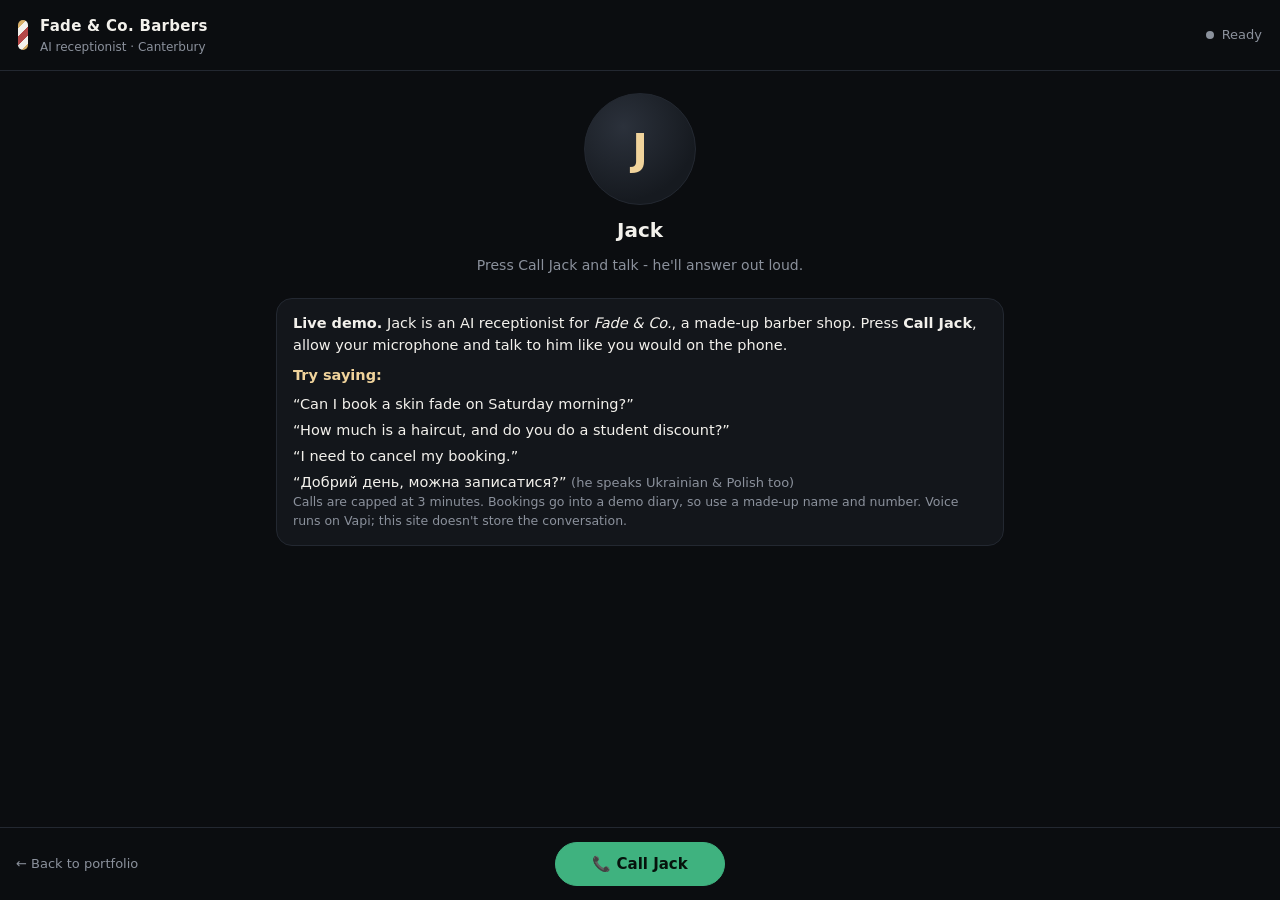
<file: jack/index.html>
<!doctype html>
<html lang="en-GB">
<head>
<meta charset="utf-8">
<meta name="viewport" content="width=device-width, initial-scale=1, viewport-fit=cover">
<title>Jack · Fade &amp; Co.</title>
<meta name="description" content="Talk to Jack, the AI receptionist for Fade & Co. Barbers. Live voice call powered by Vapi.">
<meta name="theme-color" content="#0b0d10">
<link rel="manifest" href="manifest.webmanifest">
<link rel="icon" href="icon.svg" type="image/svg+xml">
<style>
  :root {
    --bg: #0b0d10; --panel: #13161b; --line: #232831; --fg: #f3f1ec; --mute: #8b919c;
    --gold: #d8b06a; --gold-2: #f0d39b; --jack: #1b2028; --you: #2a2416; --red: #e5484d; --green: #3fb27f;
    --font: "Segoe UI", system-ui, -apple-system, sans-serif;
  }
  * { box-sizing: border-box; margin: 0; padding: 0; }
  html, body { height: 100%; }
  body { background: var(--bg); color: var(--fg); font: 16px/1.5 var(--font); display: flex; flex-direction: column; overflow: hidden; }
  header { display: flex; align-items: center; gap: 12px; padding: 14px 18px; border-bottom: 1px solid var(--line); }
  .pole { width: 10px; height: 30px; border-radius: 5px; background: repeating-linear-gradient(135deg, var(--gold) 0 6px, var(--fg) 6px 12px, #b54848 12px 18px, var(--fg) 18px 24px); background-size: 100% 34px; animation: pole 2.4s linear infinite; }
  @keyframes pole { to { background-position: 0 34px; } }
  header b { font-size: 15px; letter-spacing: .02em; }
  header small { display: block; color: var(--mute); font-size: 12px; }
  .status { margin-left: auto; display: flex; align-items: center; gap: 8px; font-size: 13px; color: var(--mute); }
  .status i { width: 8px; height: 8px; border-radius: 50%; background: var(--mute); }
  body[data-state="live"] .status i { background: var(--green); box-shadow: 0 0 0 4px rgba(63,178,127,.18); }
  body[data-state="connecting"] .status i { background: var(--gold); animation: blink 1s infinite; }
  body[data-state="error"] .status i { background: var(--red); }
  @keyframes blink { 50% { opacity: .3; } }

  main { flex: 1; display: grid; grid-template-rows: auto 1fr; min-height: 0; max-width: 760px; width: 100%; margin: 0 auto; }
  .stage { display: flex; flex-direction: column; align-items: center; gap: 10px; padding: 22px 16px 14px; }
  .avatar { position: relative; width: 112px; height: 112px; border-radius: 50%; display: grid; place-items: center;
    background: radial-gradient(circle at 35% 30%, #2b313b, #161a20 70%); border: 1px solid var(--line); font-size: 42px; font-weight: 700; color: var(--gold-2); }
  .avatar::before { content: ""; position: absolute; inset: -10px; border-radius: 50%; border: 2px solid var(--gold); opacity: 0; transform: scale(var(--level, 1)); transition: transform .08s linear, opacity .2s; }
  body[data-speaking="jack"] .avatar::before { opacity: .8; }
  body[data-speaking="you"] .avatar { border-color: var(--gold); }
  .who { font-size: 20px; font-weight: 650; }
  .hint { color: var(--mute); font-size: 14px; text-align: center; min-height: 21px; }

  .chat { overflow-y: auto; padding: 8px 16px 18px; display: flex; flex-direction: column; gap: 10px; scroll-behavior: smooth; }
  .msg { max-width: 82%; padding: 10px 14px; border-radius: 16px; font-size: 15.5px; animation: in .18s ease-out; }
  .msg.jack { align-self: flex-start; background: var(--jack); border-bottom-left-radius: 5px; }
  .msg.you { align-self: flex-end; background: var(--you); border-bottom-right-radius: 5px; }
  .msg.partial { opacity: .6; }
  .msg small { display: block; font-size: 11px; color: var(--mute); margin-bottom: 2px; text-transform: uppercase; letter-spacing: .06em; }
  .note { align-self: center; font-size: 12.5px; color: var(--gold-2); background: rgba(216,176,106,.08); border: 1px solid rgba(216,176,106,.25); padding: 4px 12px; border-radius: 99px; }
  @keyframes in { from { opacity: 0; transform: translateY(4px); } }

  footer { display: flex; justify-content: center; gap: 12px; padding: 14px 16px calc(14px + env(safe-area-inset-bottom)); border-top: 1px solid var(--line); }
  button { font: 600 15px var(--font); border: 0; border-radius: 99px; padding: 12px 22px; cursor: pointer; color: var(--fg); background: var(--panel); border: 1px solid var(--line); }
  button:focus-visible { outline: 2px solid var(--gold); outline-offset: 2px; }
  button.call { background: var(--green); border-color: var(--green); color: #06120c; min-width: 170px; }
  body[data-state="live"] button.call { background: var(--red); border-color: var(--red); color: #fff; }
  body[data-state="connecting"] button.call { background: var(--panel); color: var(--mute); border-color: var(--line); }
  button.mute[aria-pressed="true"] { background: var(--gold); color: #1a1408; border-color: var(--gold); }
  button[hidden] { display: none; }
  .intro { display: none; background: var(--panel); border: 1px solid var(--line); border-radius: 16px; padding: 14px 16px; font-size: 14.5px; }
  body.demo .intro { display: block; }
  .intro p + p, .intro ul { margin-top: 8px; }
  .intro .try { color: var(--gold-2); font-weight: 600; }
  .intro ul { list-style: none; display: grid; gap: 4px; }
  .intro li span { color: var(--mute); font-size: 13px; }
  .intro .small { color: var(--mute); font-size: 12.5px; }
  footer { position: relative; flex-wrap: wrap; }
  footer .back { position: absolute; left: 16px; top: 50%; transform: translateY(-50%); color: var(--mute); font-size: 13px; text-decoration: none; }
  body:not(.demo) footer .back { display: none; }
  @media (max-width: 560px) { footer .back { position: static; transform: none; width: 100%; text-align: center; order: 3; } }
  @media (prefers-reduced-motion: reduce) { .pole { animation: none; } .msg { animation: none; } }
</style>
</head>
<body data-state="idle">
<header>
  <span class="pole" aria-hidden="true"></span>
  <div><b>Fade &amp; Co. Barbers</b><small>AI receptionist · Canterbury</small></div>
  <span class="status" role="status" aria-live="polite"><i></i><span id="status">Starting…</span></span>
</header>

<main>
  <section class="stage">
    <div class="avatar" id="avatar" aria-hidden="true">J</div>
    <div class="who">Jack</div>
    <p class="hint" id="hint">Connecting to Jack…</p>
  </section>
  <section class="chat" id="chat" aria-live="polite" aria-label="Conversation">
    <div class="intro" id="intro">
      <p><b>Live demo.</b> Jack is an AI receptionist for <i>Fade &amp; Co.</i>, a made-up barber shop. Press <b>Call Jack</b>, allow your microphone and talk to him like you would on the phone.</p>
      <p class="try">Try saying:</p>
      <ul>
        <li>“Can I book a skin fade on Saturday morning?”</li>
        <li>“How much is a haircut, and do you do a student discount?”</li>
        <li>“I need to cancel my booking.”</li>
        <li>“Добрий день, можна записатися?” <span>(he speaks Ukrainian &amp; Polish too)</span></li>
      </ul>
      <p class="small">Calls are capped at 3 minutes. Bookings go into a demo diary, so use a made-up name and number. Voice runs on Vapi; this site doesn't store the conversation.</p>
    </div>
  </section>
</main>

<footer>
  <a class="back" href="../#projects">← Back to portfolio</a>
  <button class="mute" id="mute" type="button" aria-pressed="false" hidden>🎙️ Mute</button>
  <button class="call" id="call" type="button">📞 Call Jack</button>
</footer>

<script type="module">
// Jack - talks to the Vapi assistant "Fade & Co. Barbers receptionist" straight from this page.
// Vapi does the listening, the AI and the voice; bookings go to Google Calendar via the assistant's tools.
// This public key is browser-safe and locked (in Vapi) to this website and to Jack only.
const VAPI_PUBLIC_KEY = "8b9a9bec-e742-4a0e-a929-163aac211771";
const ASSISTANT_ID = "d99524b0-28ce-4c5d-8c18-fa8dcd2c6c20";
const params = new URLSearchParams(location.search);
const appMode = params.get("app") === "1";            // opened from the desktop "Jack" icon
const autostart = appMode || params.get("autostart") === "1";

const $ = (id) => document.getElementById(id);
const chat = $("chat"), callBtn = $("call"), muteBtn = $("mute");
let vapi = null, state = "idle", partial = { user: null, assistant: null };

const TOOL_NOTES = {
  check_availability: "📅 Checking the diary", book_appointment: "✅ Booking it in", send_confirmation: "✉️ Sending the confirmation",
  find_bookings: "🔎 Looking up your booking", cancel_booking: "🗑️ Cancelling", take_message: "📝 Passing your message on",
};

function setState(s, text, hint) {
  state = s;
  document.body.dataset.state = s;
  $("status").textContent = text;
  if (hint !== undefined) $("hint").textContent = hint;
  callBtn.textContent = s === "live" ? "■ Hang up" : s === "connecting" ? "Connecting…" : "📞 Call Jack";
  callBtn.disabled = s === "connecting";
  muteBtn.hidden = s !== "live";
}
const scroll = () => { chat.scrollTop = chat.scrollHeight; };
function note(text) { const el = document.createElement("div"); el.className = "note"; el.textContent = text; chat.append(el); scroll(); }

function transcript(role, text, final) {
  const who = role === "user" ? "you" : "jack";
  $("intro")?.remove(); // tips make way for the conversation
  let el = partial[role];
  if (!el) {
    el = document.createElement("div");
    el.className = `msg ${who}`;
    el.innerHTML = `<small>${who === "you" ? "You" : "Jack"}</small><span></span>`;
    chat.append(el);
    partial[role] = el;
  }
  el.querySelector("span").textContent = text;
  el.classList.toggle("partial", !final);
  if (final) partial[role] = null;
  scroll();
}

async function client() {
  if (vapi) return vapi;
  const mod = await import("https://cdn.jsdelivr.net/npm/@vapi-ai/web@2.7.1/+esm");
  const Vapi = mod.default?.default ?? mod.default ?? mod.Vapi;
  vapi = new Vapi(VAPI_PUBLIC_KEY);
  vapi.on("call-start", () => { setState("live", "Live", "Say hi - try booking a haircut."); });
  vapi.on("call-end", () => { setState("idle", "Call ended", "Press Call Jack to talk again."); document.body.dataset.speaking = ""; note("Call ended"); });
  vapi.on("speech-start", () => { document.body.dataset.speaking = "jack"; $("hint").textContent = "Jack is talking…"; });
  vapi.on("speech-end", () => { document.body.dataset.speaking = ""; if (state === "live") $("hint").textContent = "Your turn - Jack is listening."; });
  vapi.on("volume-level", (v) => { $("avatar").style.setProperty("--level", (1 + Math.min(v, 1) * 0.25).toFixed(3)); });
  vapi.on("message", (m) => {
    if (m.type === "transcript") {
      if (m.role === "user") document.body.dataset.speaking = m.transcriptType === "final" ? "" : "you";
      transcript(m.role, m.transcript, m.transcriptType === "final");
    } else if (m.type === "tool-calls") {
      for (const tc of m.toolCallList || m.toolCalls || []) {
        const name = tc.function?.name;
        if (TOOL_NOTES[name]) note(TOOL_NOTES[name] + "…");
      }
    }
  });
  vapi.on("error", (e) => {
    console.error("Vapi error", e);
    const msg = e?.error?.message || e?.errorMsg || e?.message || "";
    setState("error", "Couldn't connect", /permission|NotAllowed|microphone/i.test(String(msg) + JSON.stringify(e?.error || ""))
      ? "Allow the microphone, then press Call Jack." : "Press Call Jack to try again.");
  });
  return vapi;
}

async function start() {
  if (state === "live" || state === "connecting") return;
  setState("connecting", "Connecting…", "Allow the microphone if your browser asks.");
  try {
    const v = await client();
    // Public demo: cap each call at 3 minutes to protect credit (the desktop app uses the assistant's own limit).
    if (appMode) await v.start(ASSISTANT_ID);
    else {
      try { await v.start(ASSISTANT_ID, { maxDurationSeconds: 180 }); }
      catch (e) { console.warn("override refused, starting plain", e); await v.start(ASSISTANT_ID); }
    }
  } catch (e) {
    console.error(e);
    setState("error", "Couldn't connect", "Allow the microphone, then press Call Jack.");
  }
}

callBtn.addEventListener("click", () => (state === "live" ? vapi?.stop() : start()));
muteBtn.addEventListener("click", () => {
  const muted = !vapi?.isMuted?.();
  vapi?.setMuted(muted);
  muteBtn.setAttribute("aria-pressed", String(muted));
  muteBtn.textContent = muted ? "🔇 Unmute" : "🎙️ Mute";
});
addEventListener("beforeunload", () => { try { vapi?.stop(); } catch {} });

// autostart: connect as soon as the app opens. If the browser blocks it without a click, the button is ready.
setState("idle", "Ready", appMode ? "Connecting to Jack…" : "Press Call Jack and talk - he'll answer out loud.");
if (!appMode) document.body.classList.add("demo");
if (autostart) start();
</script>
</body>
</html>
</file>
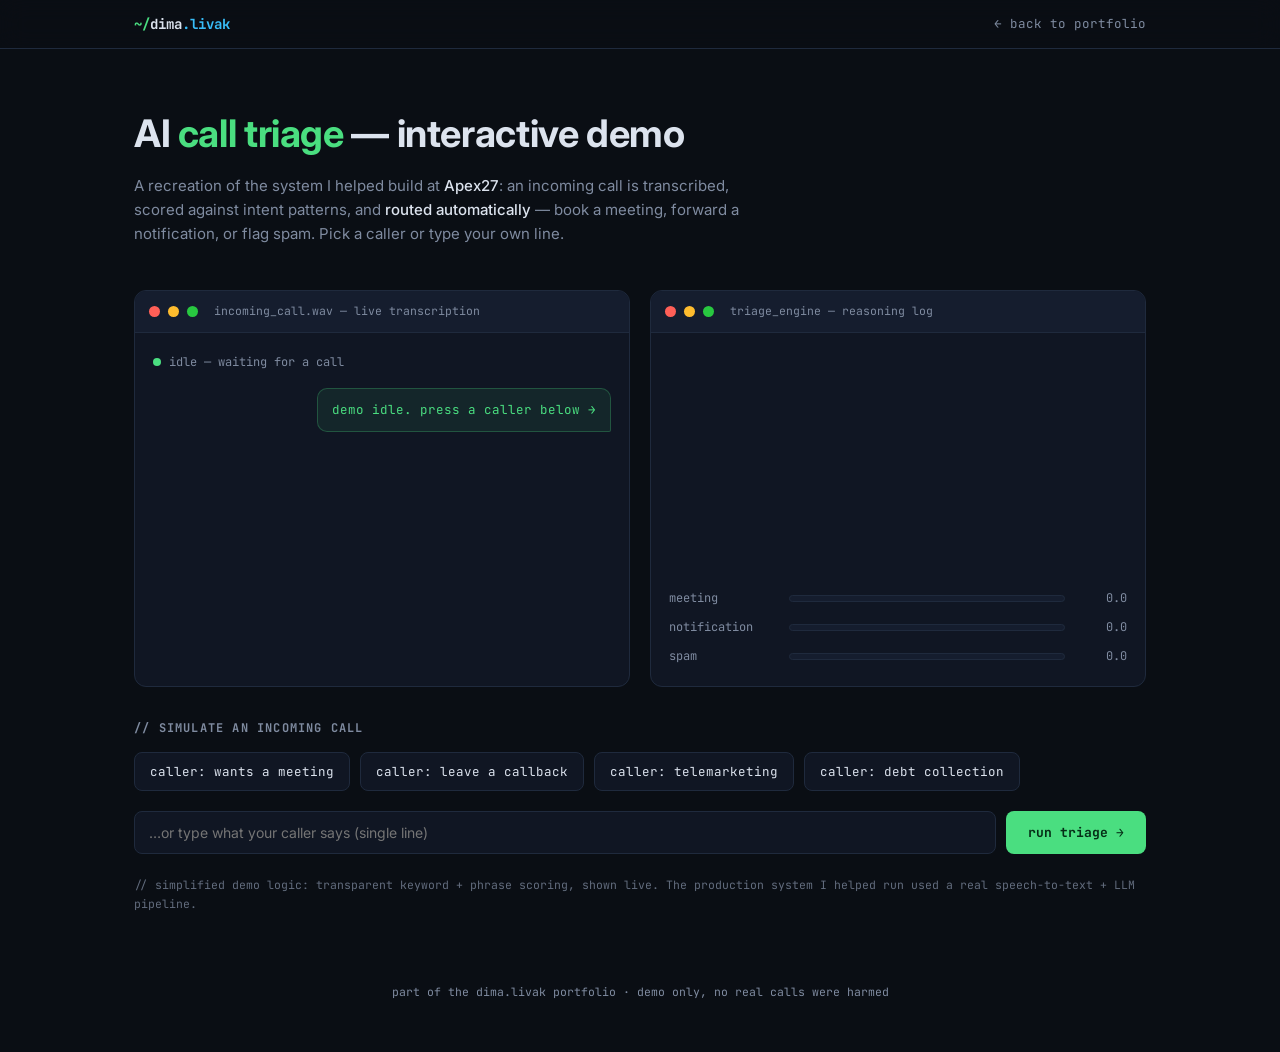
<file: projects/call-triage.html>
<!DOCTYPE html>
<html lang="en">
<head>
<meta charset="UTF-8">
<meta name="viewport" content="width=device-width, initial-scale=1.0">
<title>AI Call Triage — Demo | Dima Livak</title>
  <link rel="icon" type="image/svg+xml" href="../favicon.svg">
<meta name="description" content="Interactive demo of an AI call-triage system: watch incoming calls get transcribed, scored and routed in real time.">
<link rel="preconnect" href="https://fonts.googleapis.com">
<link rel="preconnect" href="https://fonts.gstatic.com" crossorigin>
<link href="https://fonts.googleapis.com/css2?family=JetBrains+Mono:ital,wght@0,400;0,500;0,700;1,400&family=Inter:wght@400;500;600;700&display=swap" rel="stylesheet">
<style>
:root{
  --bg:#0a0e14;--panel:#101623;--panel-2:#151d2e;
  --text:#dce3ee;--muted:#7f8ba0;
  --green:#4ade80;--cyan:#38bdf8;--amber:#fbbf24;--red:#f87171;
  --line:#1f2a3d;
  --mono:'JetBrains Mono', ui-monospace, monospace;
  --sans:'Inter', system-ui, sans-serif;
}
*{margin:0;padding:0;box-sizing:border-box;}
body{background:var(--bg);color:var(--text);font-family:var(--sans);line-height:1.6;-webkit-font-smoothing:antialiased;}
a{color:var(--cyan);text-decoration:none;}a:hover{text-decoration:underline;}
::selection{background:var(--green);color:#052e16;}
.wrap{max-width:1060px;margin:0 auto;padding:0 24px;}

header.nav{position:sticky;top:0;z-index:10;backdrop-filter:blur(12px);background:rgba(10,14,20,0.8);border-bottom:1px solid var(--line);}
.nav-inner{max-width:1060px;margin:0 auto;padding:13px 24px;display:flex;justify-content:space-between;align-items:center;}
.nav-mark{font-family:var(--mono);font-weight:700;font-size:14px;color:var(--text);}
.nav-mark .c1{color:var(--green);}.nav-mark .c2{color:var(--cyan);}
.nav-back{font-family:var(--mono);font-size:12.5px;color:var(--muted);}

.hero{padding:54px 0 8px;}
.hero h1{font-size:clamp(26px,4.4vw,38px);font-weight:700;letter-spacing:-0.01em;}
.hero h1 .grn{color:var(--green);}
.hero p{color:var(--muted);max-width:640px;margin-top:10px;font-size:15px;}
.hero p strong{color:var(--text);font-weight:500;}

.stage{display:grid;grid-template-columns:1fr 1fr;gap:20px;padding:36px 0 10px;}
.card{background:var(--panel);border:1px solid var(--line);border-radius:12px;overflow:hidden;display:flex;flex-direction:column;}
.card-head{display:flex;align-items:center;gap:8px;padding:11px 14px;background:var(--panel-2);border-bottom:1px solid var(--line);}
.dot{width:11px;height:11px;border-radius:50%;}
.dot.r{background:#ff5f57;}.dot.y{background:#febc2e;}.dot.g{background:#28c840;}
.card-title{margin-left:8px;font-family:var(--mono);font-size:11.5px;color:var(--muted);}
.card-body{padding:20px 18px;flex:1;display:flex;flex-direction:column;}

/* phone call */
.call-status{font-family:var(--mono);font-size:12px;color:var(--muted);margin-bottom:16px;display:flex;align-items:center;gap:8px;}
.ring-dot{width:8px;height:8px;border-radius:50%;background:var(--green);animation:blink 1.2s step-end infinite;}
@keyframes blink{50%{opacity:0.2;}}
.bubbles{display:flex;flex-direction:column;gap:12px;flex:1;min-height:220px;}
.bubble{max-width:88%;padding:11px 14px;border-radius:10px;font-size:14px;animation:pop .25s ease;}
@keyframes pop{from{opacity:0;transform:translateY(8px);}to{opacity:1;transform:none;}}
.bubble.caller{background:var(--panel-2);border:1px solid var(--line);align-self:flex-start;border-bottom-left-radius:2px;}
.bubble.caller .who{font-family:var(--mono);font-size:10.5px;color:var(--cyan);display:block;margin-bottom:3px;}
.bubble.system{background:rgba(74,222,128,0.08);border:1px solid rgba(74,222,128,0.25);align-self:flex-end;font-family:var(--mono);font-size:12.5px;color:var(--green);border-bottom-right-radius:2px;}

/* engine log */
.log{font-family:var(--mono);font-size:12.5px;line-height:1.9;flex:1;min-height:220px;overflow:hidden;}
.log .ln{opacity:0;transform:translateX(-6px);transition:opacity .3s, transform .3s;white-space:pre-wrap;}
.log .ln.show{opacity:1;transform:none;}
.ln .dim{color:var(--muted);}
.ln .ok{color:var(--green);}
.ln .key{color:var(--cyan);}
.ln .warn{color:var(--amber);}
.ln .bad{color:var(--red);}
.ln .hit{color:var(--green);font-weight:700;}

/* score bars */
.scores{margin-top:16px;display:flex;flex-direction:column;gap:10px;}
.score-row{display:grid;grid-template-columns:110px 1fr 52px;gap:10px;align-items:center;font-family:var(--mono);font-size:12px;}
.score-row .lbl{color:var(--muted);}
.score-row .lbl.win{color:var(--green);font-weight:700;}
.bar{height:7px;background:var(--panel-2);border-radius:4px;overflow:hidden;border:1px solid var(--line);}
.bar i{display:block;height:100%;width:0;transition:width .9s cubic-bezier(.2,.8,.3,1);}
.s-meeting i{background:var(--green);}
.s-notify i{background:var(--cyan);}
.s-spam i{background:var(--red);}
.score-row .val{color:var(--muted);text-align:right;}

/* verdict */
.verdict{
  margin-top:18px;padding:16px;border-radius:10px;
  border:1px solid var(--line);background:var(--panel-2);
  font-family:var(--mono);font-size:13px;display:none;
}
.verdict.show{display:block;animation:pop .35s ease;}
.verdict .route{font-size:15px;font-weight:700;margin-bottom:6px;}
.verdict .route.meeting{color:var(--green);}
.verdict .route.notify{color:var(--cyan);}
.verdict .route.spam{color:var(--red);}
.verdict .action{color:var(--muted);font-size:12.5px;line-height:1.7;}
.verdict .conf{color:var(--amber);font-family:var(--mono);font-size:11.5px;margin-top:8px;display:block;}

/* controls */
.controls{padding:22px 0 70px;}
.controls h3{font-family:var(--mono);font-size:12px;color:var(--muted);text-transform:uppercase;letter-spacing:0.1em;margin-bottom:14px;}
.presets{display:flex;flex-wrap:wrap;gap:10px;margin-bottom:20px;}
.preset{
  font-family:var(--mono);font-size:12.5px;cursor:pointer;
  background:var(--panel);border:1px solid var(--line);color:var(--text);
  padding:10px 15px;border-radius:8px;transition:transform .15s, border-color .15s;
}
.preset:hover{transform:translateY(-2px);border-color:var(--cyan);text-decoration:none;}
.freeform{display:flex;gap:10px;flex-wrap:wrap;}
.freeform input{
  flex:1;min-width:220px;
  background:var(--panel);border:1px solid var(--line);border-radius:8px;
  color:var(--text);font-family:var(--sans);font-size:14px;padding:12px 14px;
}
.freeform input:focus{outline:2px solid var(--green);border-color:var(--green);}
.btn{
  font-family:var(--mono);font-size:13px;font-weight:700;cursor:pointer;
  background:var(--green);color:#052e16;border:none;border-radius:8px;padding:12px 22px;
  transition:transform .15s, box-shadow .15s;
}
.btn:hover{transform:translateY(-2px);box-shadow:0 6px 22px rgba(74,222,128,0.35);}
.note{font-family:var(--mono);font-size:11.5px;color:var(--muted);margin-top:22px;opacity:.75;}
footer{padding:0 0 50px;}
footer p{font-family:var(--mono);font-size:11.5px;color:var(--muted);text-align:center;}
@media (max-width:820px){.stage{grid-template-columns:1fr;}}
@media (prefers-reduced-motion: reduce){*{animation:none !important;transition:none !important;}}
</style>
</head>
<body>

<header class="nav">
  <div class="nav-inner">
    <a class="nav-mark" href="../"><span class="c1">~/</span>dima<span class="c2">.livak</span></a>
    <a class="nav-back" href="../">&larr; back to portfolio</a>
  </div>
</header>

<div class="wrap">
  <section class="hero">
    <h1>AI <span class="grn">call triage</span> — interactive demo</h1>
    <p>A recreation of the system I helped build at <strong>Apex27</strong>: an incoming call is transcribed, scored against intent patterns, and <strong>routed automatically</strong> — book a meeting, forward a notification, or flag spam. Pick a caller or type your own line.</p>
  </section>

  <div class="stage">
    <div class="card">
      <div class="card-head">
        <span class="dot r"></span><span class="dot y"></span><span class="dot g"></span>
        <span class="card-title" id="call-title">incoming_call.wav — live transcription</span>
      </div>
      <div class="card-body">
        <p class="call-status"><span class="ring-dot" id="ring"></span><span id="call-status-text">idle — waiting for a call</span></p>
        <div class="bubbles" id="bubbles">
          <div class="bubble system">demo idle. press a caller below &rarr;</div>
        </div>
      </div>
    </div>

    <div class="card">
      <div class="card-head">
        <span class="dot r"></span><span class="dot y"></span><span class="dot g"></span>
        <span class="card-title">triage_engine — reasoning log</span>
      </div>
      <div class="card-body">
        <div class="log" id="log"></div>
        <div class="scores">
          <div class="score-row"><span class="lbl" id="lbl-meeting">meeting</span><div class="bar s-meeting"><i id="bar-meeting"></i></div><span class="val" id="val-meeting">0.0</span></div>
          <div class="score-row"><span class="lbl" id="lbl-notify">notification</span><div class="bar s-notify"><i id="bar-notify"></i></div><span class="val" id="val-notify">0.0</span></div>
          <div class="score-row"><span class="lbl" id="lbl-spam">spam</span><div class="bar s-spam"><i id="bar-spam"></i></div><span class="val" id="val-spam">0.0</span></div>
        </div>
        <div class="verdict" id="verdict"></div>
      </div>
    </div>
  </div>

  <section class="controls">
    <h3>// simulate an incoming call</h3>
    <div class="presets">
      <button class="preset" data-lines='["Good morning, this is Priya from Marsh &amp; Co surveys.", "I was hoping to book a meeting with the principal about the Grays portfolio.", "Could we do Thursday morning? Face to face would be great."]'>caller: wants a meeting</button>
      <button class="preset" data-lines='["Hi there, it&rsquo;s Tom, I rang about the viewing on Fenton Road.", "Could someone just call me back when you get a chance?", "07493, 798, 613. Thanks!"]'>caller: leave a callback</button>
      <button class="preset" data-lines='["Congratulations! You have been selected to receive a free holiday.", "Press 1 to claim your prize before midnight.", "This call is recorded for subscription purposes."]'>caller: telemarketing</button>
      <button class="preset" data-lines='["Hello, this is a debt recovery agent calling about an outstanding invoice.", "If the debt is not settled within 48 hours we will escalate.", "Please forward any payment reference to this number."]'>caller: debt collection</button>
    </div>
    <div class="freeform">
      <input id="free-text" type="text" placeholder="…or type what your caller says (single line)" maxlength="220">
      <button class="btn" id="free-run">run triage &rarr;</button>
    </div>
    <p class="note">// simplified demo logic: transparent keyword + phrase scoring, shown live. The production system I helped run used a real speech-to-text + LLM pipeline.</p>
  </section>

  <footer><p>part of the dima.livak portfolio · demo only, no real calls were harmed</p></footer>
</div>

<script>
(function () {
  "use strict";

  /* ---------- intent patterns: [pattern, weight, intent] ---------- */
  var PATTERNS = [
    ["book a meeting", 3.0, "meeting"], ["book", 2.0, "meeting"],
    ["meeting with", 2.5, "meeting"], ["meeting", 2.0, "meeting"],
    ["speak to the principal", 3.0, "meeting"], ["speak to", 2.0, "meeting"],
    ["talk to the principal", 3.0, "meeting"], ["talk to", 1.5, "meeting"],
    ["the principal", 2.0, "meeting"], ["the director", 2.0, "meeting"],
    ["appointment", 2.5, "meeting"], ["schedule", 1.5, "meeting"],
    ["face to face", 2.0, "meeting"], ["video call", 1.5, "meeting"],
    ["in person", 1.5, "meeting"], ["come in", 1.0, "meeting"],
    ["call me back", 3.0, "notify"], ["call back", 2.5, "notify"],
    ["ring me back", 3.0, "notify"], ["ring back", 2.5, "notify"],
    ["phone me back", 3.0, "notify"], ["get back to me", 2.0, "notify"],
    ["let me know", 1.5, "notify"], ["let them know", 1.5, "notify"],
    ["notify", 2.0, "notify"], ["forward", 1.5, "notify"],
    ["message", 1.0, "notify"], ["remind", 1.5, "notify"],
    ["just checking", 1.0, "notify"], ["follow up", 1.5, "notify"],
    ["congratulations", 3.0, "spam"], ["free holiday", 3.0, "spam"],
    ["you have been selected", 3.0, "spam"], ["press 1 to claim", 3.0, "spam"],
    ["claim your prize", 3.0, "spam"], ["prize", 1.5, "spam"],
    ["subscription", 2.0, "spam"], ["debt recovery", 3.0, "spam"],
    ["outstanding invoice", 3.0, "spam"], ["debt", 2.5, "spam"],
    ["invoice", 2.0, "spam"], ["within 48 hours", 2.5, "spam"],
    ["we will escalate", 2.5, "spam"], ["payment reference", 1.5, "spam"],
    ["loan", 1.5, "spam"], ["crypto", 2.0, "spam"],
    ["buy now", 2.0, "spam"]
  ];

  var ACTIONS = {
    meeting: "calendar invite drafted &rarr; meeting with principal, suggested slot forwarded to front-of-house for confirmation.",
    notify: "notification card pushed to the team channel with caller details + callback number transcribed.",
    spam: "call ended, number added to the watchlist, sender flagged as unsolicited."
  };
  var LABELS = { meeting: "route &rarr; book meeting", notify: "route &rarr; forward notification", spam: "route &rarr; flag &amp; end call" };

  /* ---------- DOM refs ---------- */
  var bubblesEl = document.getElementById("bubbles");
  var logEl = document.getElementById("log");
  var statusText = document.getElementById("call-status-text");
  var ring = document.getElementById("ring");
  var verdictEl = document.getElementById("verdict");
  var bars = {
    meeting: { bar: document.getElementById("bar-meeting"), val: document.getElementById("val-meeting"), lbl: document.getElementById("lbl-meeting") },
    notify: { bar: document.getElementById("bar-notify"), val: document.getElementById("val-notify"), lbl: document.getElementById("lbl-notify") },
    spam: { bar: document.getElementById("bar-spam"), val: document.getElementById("val-spam"), lbl: document.getElementById("lbl-spam") }
  };
  var busy = false;

  function esc(s) {
    return s.replace(/&/g, "&amp;").replace(/</g, "&lt;").replace(/>/g, "&gt;");
  }

  function addLog(html, delay) {
    var ln = document.createElement("div");
    ln.className = "ln";
    ln.innerHTML = html;
    logEl.appendChild(ln);
    setTimeout(function () { ln.classList.add("show"); }, delay || 0);
    return ln;
  }

  function reset() {
    bubblesEl.innerHTML = "";
    logEl.innerHTML = "";
    verdictEl.className = "verdict";
    verdictEl.innerHTML = "";
    Object.keys(bars).forEach(function (k) {
      bars[k].bar.style.width = "0%";
      bars[k].val.textContent = "0.0";
      bars[k].lbl.classList.remove("win");
    });
  }

  function addBubble(text, cls, who) {
    var b = document.createElement("div");
    b.className = "bubble " + cls;
    if (who) {
      var w = document.createElement("span");
      w.className = "who";
      w.textContent = who;
      b.appendChild(w);
    }
    b.appendChild(document.createTextNode(text));
    bubblesEl.appendChild(b);
    bubblesEl.scrollTop = bubblesEl.scrollHeight;
  }

  /* type a line char-by-char, then callback */
  function typeLine(text, onDone) {
    var i = 0;
    var b = document.createElement("div");
    b.className = "bubble caller";
    var w = document.createElement("span");
    w.className = "who";
    w.textContent = "caller &middot; asr transcription";
    b.appendChild(w);
    var span = document.createElement("span");
    b.appendChild(span);
    bubblesEl.appendChild(b);

    (function tick() {
      span.textContent = text.slice(0, ++i);
      bubblesEl.scrollTop = bubblesEl.scrollHeight;
      if (i < text.length) setTimeout(tick, 14 + Math.random() * 20);
      else setTimeout(onDone, 260);
    })();
  }

  /* ---------- the "model" ---------- */
  function triage(text) {
    var scores = { meeting: 0, notify: 0, spam: 0 };
    var hits = [];
    var lower = text.toLowerCase();
    PATTERNS.forEach(function (p) {
      if (lower.indexOf(p[0]) !== -1) {
        scores[p[2]] += p[1];
        hits.push({ phrase: p[0], weight: p[1], intent: p[2] });
      }
    });
    hits.sort(function (a, b) { return b.weight - a.weight; });
    var total = scores.meeting + scores.notify + scores.spam;
    var winner = "notify";
    if (scores.meeting >= scores.notify && scores.meeting >= scores.spam && scores.meeting > 0) winner = "meeting";
    else if (scores.spam > scores.notify && scores.spam > scores.meeting) winner = "spam";
    var confidence = total > 0 ? Math.round(100 * scores[winner] / total) : 0;
    if (total === 0) confidence = 0;
    return { scores: scores, hits: hits, winner: winner, confidence: confidence, tokens: text.trim().split(/\s+/).filter(Boolean).length };
  }

  function runEngine(result, onDone) {
    var t = 0;
    function step(fn, d) { t += d; setTimeout(fn, t); }

    step(function () {
      addLog('<span class="dim">┌─ triage engine v0.1</span>');
    }, 0);
    step(function () {
      addLog('<span class="dim">│</span> call received &middot; <span class="ok">speech &rarr; text ok</span>');
    }, 220);
    step(function () {
      addLog('<span class="dim">│</span> tokens: <span class="key">' + result.tokens + '</span> &middot; language: <span class="key">en-GB</span>');
    }, 380);
    step(function () {
      addLog('<span class="dim">│</span> matching intent patterns <span class="dim">(' + PATTERNS.length + ' rules)</span>...');
    }, 560);

    if (result.hits.length === 0) {
      step(function () {
        addLog('<span class="dim">│</span> <span class="warn">no strong pattern match</span> &rarr; default: notification');
      }, 800);
    } else {
      result.hits.slice(0, 4).forEach(function (h, i) {
        var cls = h.intent === "meeting" ? "ok" : (h.intent === "spam" ? "bad" : "key");
        step(function () {
          addLog('<span class="dim">│</span>  <span class="hit">&ldquo;' + esc(h.phrase) + '&rdquo;</span>  +' + h.weight.toFixed(1) + ' <span class="' + cls + '">[' + h.intent + ']</span>');
        }, 780 + i * 200);
      });
    }

    var endT = 820 + Math.max(result.hits.length, 1) * 200;
    step(function () {
      addLog('<span class="dim">│</span> scores: <span class="ok">meeting ' + result.scores.meeting.toFixed(1) + '</span> &middot; <span class="key">notify ' + result.scores.notify.toFixed(1) + '</span> &middot; <span class="bad">spam ' + result.scores.spam.toFixed(1) + '</span>');
    }, endT);
    step(function () {
      var pct = function (k) {
        var total = result.scores.meeting + result.scores.notify + result.scores.spam;
        return total > 0 ? (100 * result.scores[k] / total) : 0;
      };
      bars.meeting.bar.style.width = pct("meeting") + "%";
      bars.notify.bar.style.width = pct("notify") + "%";
      bars.spam.bar.style.width = pct("spam") + "%";
      bars.meeting.val.textContent = result.scores.meeting.toFixed(1);
      bars.notify.val.textContent = result.scores.notify.toFixed(1);
      bars.spam.val.textContent = result.scores.spam.toFixed(1);
      bars[result.winner].lbl.classList.add("win");
      addLog('<span class="dim">│</span> argmax &rarr; <span class="ok">' + result.winner.toUpperCase() + '</span> <span class="dim">(confidence ' + result.confidence + '%)</span>');
    }, endT + 340);
    step(function () {
      addLog('<span class="dim">└─</span> <span class="ok">✓ action executed</span> ' + ACTIONS[result.winner]);
      verdictEl.innerHTML =
        '<div class="route ' + result.winner + '">' + LABELS[result.winner] + '</div>' +
        '<div class="action">→ ' + ACTIONS[result.winner] + '</div>' +
        '<span class="conf">confidence: ' + result.confidence + '% of total intent signal</span>';
      verdictEl.className = "verdict show";
      statusText.textContent = "call routed ✓ — engine idle";
      busy = false;
      if (onDone) onDone();
    }, endT + 780);
  }

  function runCall(lines) {
    if (busy) return;
    busy = true;
    reset();
    statusText.textContent = "incoming call — transcribing…";

    var i = 0;
    function next() {
      if (i < lines.length) {
        typeLine(lines[i], function () { i++; next(); });
      } else {
        statusText.textContent = "call ended — triaging…";
        var full = lines.join(" ");
        setTimeout(function () { runEngine(triage(full)); }, 300);
      }
    }
    next();
  }

  /* ---------- wire up ---------- */
  document.querySelectorAll(".preset").forEach(function (btn) {
    btn.addEventListener("click", function () {
      var lines = JSON.parse(btn.getAttribute("data-lines"));
      runCall(lines);
    });
  });

  document.getElementById("free-run").addEventListener("click", function () {
    var v = document.getElementById("free-text").value.trim();
    if (v && !busy) runCall([v]);
  });
  document.getElementById("free-text").addEventListener("keydown", function (e) {
    if (e.key === "Enter") document.getElementById("free-run").click();
  });
})();
</script>
</body>
</html>
</file>
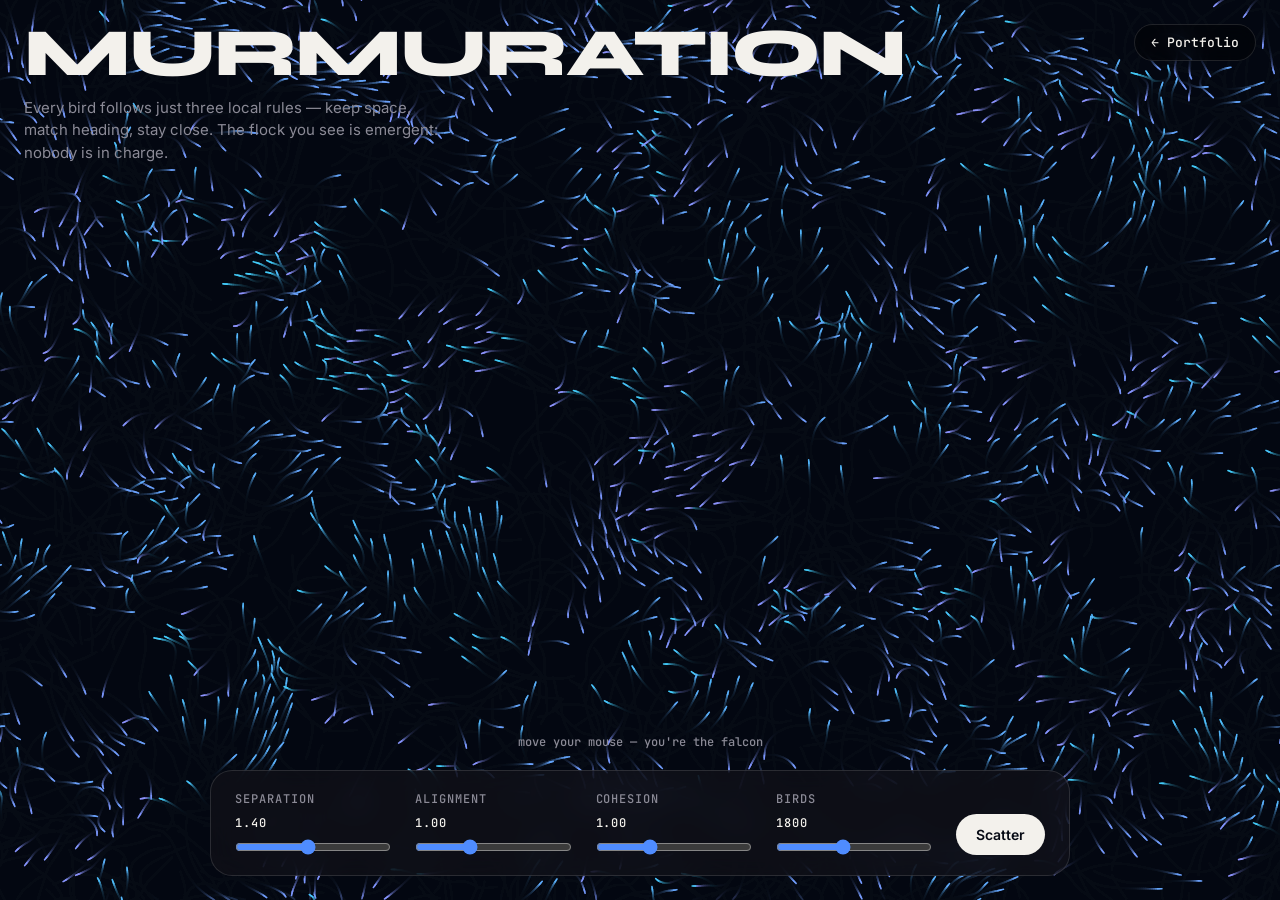
<file: projects/murmuration.html>
<!DOCTYPE html>
<html lang="en">
<head>
<meta charset="UTF-8">
<meta name="viewport" content="width=device-width, initial-scale=1.0">
<title>Murmuration — Demo | Dima Livak</title>
<link rel="icon" type="image/svg+xml" href="../favicon.svg">
<link rel="preconnect" href="https://fonts.googleapis.com">
<link rel="preconnect" href="https://fonts.gstatic.com" crossorigin>
<link href="https://fonts.googleapis.com/css2?family=Syne:wght@700;800&family=Inter:wght@400;500;600&family=JetBrains+Mono:wght@400;500&display=swap" rel="stylesheet">
<style>
  :root { --bg: #060a14; --fg: #f3f1ec; --mute: #8b8a96; --line: rgba(255,255,255,.12); --a1: #4f8cff; --a2: #7dd3fc; }
  * { box-sizing: border-box; margin: 0; padding: 0; }
  html, body { height: 100%; overflow: hidden; background: var(--bg); color: var(--fg); font: 400 15px/1.5 "Inter", system-ui, sans-serif; }
  canvas { position: fixed; inset: 0; width: 100%; height: 100%; cursor: crosshair; touch-action: none; }
  .ui { position: fixed; z-index: 1; }
  .top { top: 24px; left: 24px; right: 24px; display: flex; justify-content: space-between; align-items: flex-start; gap: 20px; pointer-events: none; }
  .top > * { pointer-events: auto; }
  h1 { font: 800 clamp(2rem, 6vw, 4.5rem)/.9 "Syne", sans-serif; letter-spacing: -.03em; text-transform: uppercase; }
  .sub { color: var(--mute); max-width: 420px; margin-top: 12px; }
  .back { font: 500 13px "JetBrains Mono", monospace; color: var(--fg); text-decoration: none; padding: 9px 16px; border: 1px solid var(--line); border-radius: 99px; background: rgba(0,0,0,.4); backdrop-filter: blur(8px); white-space: nowrap; }
  .back:hover { border-color: var(--a2); color: var(--a2); }
  .panel {
    bottom: 24px; left: 50%; transform: translateX(-50%); width: min(860px, calc(100% - 32px));
    display: grid; grid-template-columns: repeat(4, 1fr) auto; gap: 18px 24px; align-items: end; padding: 20px 24px;
    background: rgba(17,17,24,.72); backdrop-filter: blur(14px); border: 1px solid var(--line); border-radius: 22px;
  }
  label { display: grid; gap: 8px; font: 500 12px "JetBrains Mono", monospace; text-transform: uppercase; letter-spacing: .08em; color: var(--mute); }
  label b { color: var(--fg); font-weight: 500; float: right; }
  input[type=range] { width: 100%; accent-color: var(--a1); }
  button { font: 600 14px "Inter", sans-serif; padding: 12px 20px; border-radius: 99px; border: 0; cursor: pointer; background: var(--fg); color: var(--bg); }
  button:hover { background: linear-gradient(90deg, var(--a1), var(--a2)); color: #fff; }
  .hint { position: fixed; bottom: 150px; left: 50%; transform: translateX(-50%); font: 500 12px "JetBrains Mono", monospace; color: var(--mute); pointer-events: none; transition: opacity 1s; white-space: nowrap; }
  .mini .ui, .mini .hint { display: none; }
  @media (max-width: 700px) {
    .panel { grid-template-columns: 1fr 1fr; padding: 16px; gap: 14px; }
    .panel button { grid-column: span 2; }
    .sub { display: none; }
    .hint { bottom: 250px; }
  }
</style>
</head>
<body>
<canvas id="sky"></canvas>

<header class="ui top">
  <div>
    <h1>Murmuration</h1>
    <p class="sub">Every bird follows just three local rules — keep space, match heading, stay close. The flock you see is emergent: nobody is in charge.</p>
  </div>
  <a class="back" href="../index.html#projects">← Portfolio</a>
</header>

<p class="hint" id="hint">move your mouse — you're the falcon</p>

<div class="ui panel">
  <label>Separation <b id="v-sep"></b><input type="range" id="sep" min="0" max="3" step=".05" value="1.4"></label>
  <label>Alignment <b id="v-ali"></b><input type="range" id="ali" min="0" max="3" step=".05" value="1"></label>
  <label>Cohesion <b id="v-coh"></b><input type="range" id="coh" min="0" max="3" step=".05" value="1"></label>
  <label>Birds <b id="v-n"></b><input type="range" id="n" min="200" max="4000" step="100" value="1800"></label>
  <button id="scatter" type="button">Scatter</button>
</div>

<script>
(() => {
  const mini = new URLSearchParams(location.search).has("mini");
  if (mini) document.body.classList.add("mini");

  const cv = document.getElementById("sky"), ctx = cv.getContext("2d");
  const R = 34, SEP_R = 14, MAX = 4000, BUCKETS = 14;
  const x = new Float32Array(MAX), y = new Float32Array(MAX), vx = new Float32Array(MAX), vy = new Float32Array(MAX);
  const next = new Int32Array(MAX);
  let W, H, dpr, cols, rows, head, n = mini ? 260 : 1800;
  const p = { sep: 1.4, ali: 1, coh: 1 };
  const falcon = { x: -999, y: -999, active: false };

  function resize() {
    dpr = mini ? 1 : Math.min(devicePixelRatio || 1, 2);
    W = innerWidth; H = innerHeight;
    cv.width = W * dpr; cv.height = H * dpr;
    ctx.setTransform(dpr, 0, 0, dpr, 0, 0);
    cols = Math.ceil(W / R); rows = Math.ceil(H / R);
    head = new Int32Array(cols * rows);
  }
  function spawn(i) {
    x[i] = Math.random() * W; y[i] = Math.random() * H;
    const a = Math.random() * Math.PI * 2;
    vx[i] = Math.cos(a) * 2; vy[i] = Math.sin(a) * 2;
  }
  resize();
  for (let i = 0; i < MAX; i++) spawn(i);
  addEventListener("resize", resize);

  // Controls
  ["sep", "ali", "coh"].forEach((k) => {
    const el = document.getElementById(k), out = document.getElementById("v-" + k);
    const set = () => { p[k] = +el.value; out.textContent = (+el.value).toFixed(2); };
    el.addEventListener("input", set); set();
  });
  const nEl = document.getElementById("n"), nOut = document.getElementById("v-n");
  const setN = () => { n = +nEl.value; nOut.textContent = n; };
  if (!mini) { nEl.addEventListener("input", setN); setN(); }
  document.getElementById("scatter").addEventListener("click", () => { for (let i = 0; i < n; i++) spawn(i); });

  const hint = document.getElementById("hint");
  addEventListener("pointermove", (e) => { falcon.x = e.clientX; falcon.y = e.clientY; falcon.active = true; hint.style.opacity = 0; });
  addEventListener("pointerleave", () => { falcon.active = false; });

  function step(t) {
    if (mini) { // autonomous falcon for the preview card
      falcon.active = true;
      falcon.x = W / 2 + Math.sin(t * 0.0005) * W * 0.35;
      falcon.y = H / 2 + Math.sin(t * 0.0008) * H * 0.3;
    }
    // Spatial hash: each cell holds a linked list of birds, so neighbour lookups stay cheap.
    head.fill(-1);
    for (let i = 0; i < n; i++) {
      const c = Math.min(cols - 1, Math.max(0, (x[i] / R) | 0)) + Math.min(rows - 1, Math.max(0, (y[i] / R) | 0)) * cols;
      next[i] = head[c]; head[c] = i;
    }
    for (let i = 0; i < n; i++) {
      let ax = 0, ay = 0, cx = 0, cy = 0, sx = 0, sy = 0, k = 0;
      const gx = (x[i] / R) | 0, gy = (y[i] / R) | 0;
      for (let oy = -1; oy <= 1; oy++) for (let ox = -1; ox <= 1; ox++) {
        const X = gx + ox, Y = gy + oy;
        if (X < 0 || Y < 0 || X >= cols || Y >= rows) continue;
        for (let j = head[X + Y * cols]; j !== -1; j = next[j]) {
          if (j === i) continue;
          const dx = x[j] - x[i], dy = y[j] - y[i], d2 = dx * dx + dy * dy;
          if (d2 > R * R) continue;
          ax += vx[j]; ay += vy[j]; cx += dx; cy += dy; k++;
          if (d2 < SEP_R * SEP_R && d2 > 0) { sx -= dx / d2; sy -= dy / d2; }
        }
      }
      if (k) {
        vx[i] += (ax / k - vx[i]) * 0.05 * p.ali + (cx / k) * 0.0012 * p.coh;
        vy[i] += (ay / k - vy[i]) * 0.05 * p.ali + (cy / k) * 0.0012 * p.coh;
      }
      vx[i] += sx * 0.9 * p.sep; vy[i] += sy * 0.9 * p.sep;
      if (falcon.active) { // flee the predator
        const dx = x[i] - falcon.x, dy = y[i] - falcon.y, d2 = dx * dx + dy * dy;
        if (d2 < 150 * 150) { const f = 26 / (d2 + 100); vx[i] += dx * f; vy[i] += dy * f; }
      }
      const s = Math.hypot(vx[i], vy[i]) || 1, cl = Math.min(4.2, Math.max(1.6, s)) / s;
      vx[i] *= cl; vy[i] *= cl;
      x[i] = (x[i] + vx[i] + W) % W; y[i] = (y[i] + vy[i] + H) % H;
    }
  }

  function draw() {
    ctx.fillStyle = "rgba(6,10,20,0.22)"; // translucent wipe leaves motion trails
    ctx.fillRect(0, 0, W, H);
    ctx.lineWidth = 1.6; ctx.lineCap = "round";
    // Colour by heading; one path per hue bucket keeps draw calls low.
    for (let b = 0; b < BUCKETS; b++) {
      ctx.strokeStyle = `hsl(${195 + (b / BUCKETS) * 45}, 95%, ${62 + (b / BUCKETS) * 16}%)`;
      ctx.beginPath();
      for (let i = 0; i < n; i++) {
        const a = Math.atan2(vy[i], vx[i]);
        if ((((a + Math.PI) / (Math.PI * 2)) * BUCKETS | 0) % BUCKETS !== b) continue;
        ctx.moveTo(x[i], y[i]); ctx.lineTo(x[i] - vx[i] * 2.2, y[i] - vy[i] * 2.2);
      }
      ctx.stroke();
    }
    if (falcon.active) {
      const g = ctx.createRadialGradient(falcon.x, falcon.y, 0, falcon.x, falcon.y, 40);
      g.addColorStop(0, "rgba(220,235,255,.9)"); g.addColorStop(1, "rgba(79,140,255,0)");
      ctx.fillStyle = g; ctx.beginPath(); ctx.arc(falcon.x, falcon.y, 40, 0, Math.PI * 2); ctx.fill();
    }
  }

  (function loop(t) { step(t); draw(); requestAnimationFrame(loop); })(0);
})();
</script>
</body>
</html>
</file>
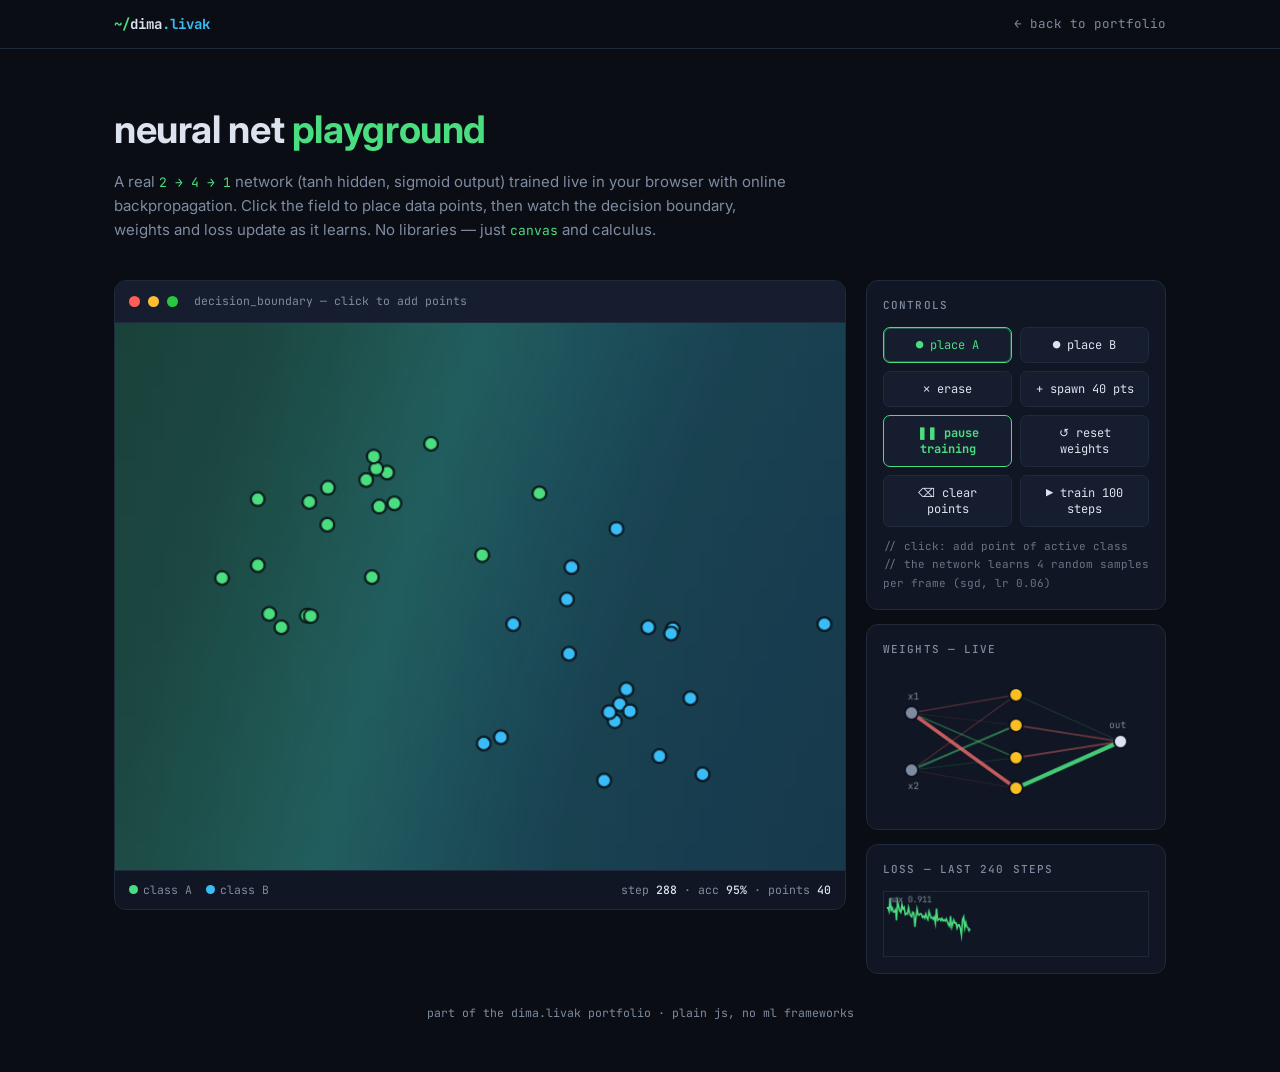
<file: projects/neural-net.html>
<!DOCTYPE html>
<html lang="en">
<head>
<meta charset="UTF-8">
<meta name="viewport" content="width=device-width, initial-scale=1.0">
<title>Neural Net Playground — Demo | Dima Livak</title>
  <link rel="icon" type="image/svg+xml" href="../favicon.svg">
<meta name="description" content="Watch a real neural network learn in your browser: place points, run training, see the decision boundary and weights update live.">
<link rel="preconnect" href="https://fonts.googleapis.com">
<link rel="preconnect" href="https://fonts.gstatic.com" crossorigin>
<link href="https://fonts.googleapis.com/css2?family=JetBrains+Mono:ital,wght@0,400;0,500;0,700;1,400&family=Inter:wght@400;500;600;700&display=swap" rel="stylesheet">
<style>
:root{
  --bg:#0a0e14;--panel:#101623;--panel-2:#151d2e;
  --text:#dce3ee;--muted:#7f8ba0;
  --green:#4ade80;--cyan:#38bdf8;--amber:#fbbf24;--red:#f87171;
  --line:#1f2a3d;
  --mono:'JetBrains Mono', ui-monospace, monospace;
  --sans:'Inter', system-ui, sans-serif;
}
*{margin:0;padding:0;box-sizing:border-box;}
body{background:var(--bg);color:var(--text);font-family:var(--sans);line-height:1.6;-webkit-font-smoothing:antialiased;}
a{color:var(--cyan);text-decoration:none;}a:hover{text-decoration:underline;}
::selection{background:var(--green);color:#052e16;}
.wrap{max-width:1100px;margin:0 auto;padding:0 24px;}

header.nav{position:sticky;top:0;z-index:10;backdrop-filter:blur(12px);background:rgba(10,14,20,0.8);border-bottom:1px solid var(--line);}
.nav-inner{max-width:1100px;margin:0 auto;padding:13px 24px;display:flex;justify-content:space-between;align-items:center;}
.nav-mark{font-family:var(--mono);font-weight:700;font-size:14px;color:var(--text);}
.nav-mark .c1{color:var(--green);}.nav-mark .c2{color:var(--cyan);}
.nav-back{font-family:var(--mono);font-size:12.5px;color:var(--muted);}

.hero{padding:50px 0 6px;}
.hero h1{font-size:clamp(26px,4.4vw,38px);font-weight:700;letter-spacing:-0.01em;}
.hero h1 .grn{color:var(--green);}
.hero p{color:var(--muted);max-width:680px;margin-top:10px;font-size:15px;}
.hero p code{font-family:var(--mono);font-size:13px;color:var(--green);}

.layout{display:grid;grid-template-columns:1fr 300px;gap:20px;padding:32px 0 20px;align-items:start;}
.canvas-card{background:var(--panel);border:1px solid var(--line);border-radius:12px;overflow:hidden;}
.canvas-head{display:flex;align-items:center;gap:8px;padding:11px 14px;background:var(--panel-2);border-bottom:1px solid var(--line);}
.dot{width:11px;height:11px;border-radius:50%;}
.dot.r{background:#ff5f57;}.dot.y{background:#febc2e;}.dot.g{background:#28c840;}
.canvas-title{margin-left:8px;font-family:var(--mono);font-size:11.5px;color:var(--muted);}
#field{display:block;width:100%;height:auto;cursor:crosshair;}
.canvas-foot{
  display:flex;justify-content:space-between;flex-wrap:wrap;gap:8px 18px;
  padding:10px 14px;border-top:1px solid var(--line);
  font-family:var(--mono);font-size:11.5px;color:var(--muted);
}
.canvas-foot b{color:var(--text);font-weight:500;}
.legend{display:flex;gap:14px;align-items:center;}
.swatch{display:inline-block;width:9px;height:9px;border-radius:50%;margin-right:5px;vertical-align:0;}

/* sidebar */
.side{display:flex;flex-direction:column;gap:14px;}
.panel{background:var(--panel);border:1px solid var(--line);border-radius:12px;padding:16px;}
.panel h3{font-family:var(--mono);font-size:11px;color:var(--muted);text-transform:uppercase;letter-spacing:0.1em;margin-bottom:12px;font-weight:500;}
.panel canvas{display:block;width:100%;height:auto;}

.controls{display:grid;grid-template-columns:1fr 1fr;gap:8px;}
.ctl{
  font-family:var(--mono);font-size:12px;cursor:pointer;
  background:var(--panel-2);border:1px solid var(--line);color:var(--text);
  padding:9px 10px;border-radius:7px;transition:transform .12s, border-color .12s;
}
.ctl:hover{transform:translateY(-1px);border-color:var(--cyan);}
.ctl.mode-active[data-mode="a"]{border-color:var(--green);color:var(--green);box-shadow:0 0 0 1px rgba(74,222,128,0.3) inset;}
.ctl.mode-active[data-mode="b"]{border-color:var(--cyan);color:var(--cyan);box-shadow:0 0 0 1px rgba(56,189,248,0.3) inset;}
.ctl.mode-active[data-mode="erase"]{border-color:var(--red);color:var(--red);}
.ctl.train-on{border-color:var(--green);color:var(--green);font-weight:700;}
.hint{font-family:var(--mono);font-size:11px;color:var(--muted);margin-top:10px;opacity:.8;line-height:1.7;}
footer{padding:10px 0 50px;}
footer p{font-family:var(--mono);font-size:11.5px;color:var(--muted);text-align:center;}
@media (max-width:880px){.layout{grid-template-columns:1fr;}}
@media (prefers-reduced-motion: reduce){*{animation:none !important;transition:none !important;}}
</style>
</head>
<body>

<header class="nav">
  <div class="nav-inner">
    <a class="nav-mark" href="../"><span class="c1">~/</span>dima<span class="c2">.livak</span></a>
    <a class="nav-back" href="../">&larr; back to portfolio</a>
  </div>
</header>

<div class="wrap">
  <section class="hero">
    <h1>neural net <span class="grn">playground</span></h1>
    <p>A real <code>2 → 4 → 1</code> network (tanh hidden, sigmoid output) trained live in your browser with online backpropagation. Click the field to place data points, then watch the decision boundary, weights and loss update as it learns. No libraries — just <code>canvas</code> and calculus.</p>
  </section>

  <div class="layout">
    <div class="canvas-card">
      <div class="canvas-head">
        <span class="dot r"></span><span class="dot y"></span><span class="dot g"></span>
        <span class="canvas-title">decision_boundary — click to add points</span>
      </div>
      <canvas id="field" width="640" height="480"></canvas>
      <div class="canvas-foot">
        <span class="legend">
          <span><span class="swatch" style="background:var(--green)"></span>class A</span>
          <span><span class="swatch" style="background:var(--cyan)"></span>class B</span>
        </span>
        <span>step <b id="stat-step">0</b> · acc <b id="stat-acc">—</b> · points <b id="stat-pts">0</b></span>
      </div>
    </div>

    <div class="side">
      <div class="panel">
        <h3>controls</h3>
        <div class="controls">
          <button class="ctl mode-active" data-mode="a">● place A</button>
          <button class="ctl" data-mode="b">● place B</button>
          <button class="ctl" data-mode="erase">✕ erase</button>
          <button class="ctl" id="btn-spawn">+ spawn 40 pts</button>
          <button class="ctl train-on" id="btn-train">❚❚ pause training</button>
          <button class="ctl" id="btn-reset">↺ reset weights</button>
          <button class="ctl" id="btn-clear">⌫ clear points</button>
          <button class="ctl" id="btn-steps">▶ train 100 steps</button>
        </div>
        <p class="hint">// click: add point of active class<br>// the network learns 4 random samples per frame (sgd, lr 0.06)</p>
      </div>

      <div class="panel">
        <h3>weights — live</h3>
        <canvas id="weights" width="280" height="150"></canvas>
      </div>

      <div class="panel">
        <h3>loss — last 240 steps</h3>
        <canvas id="loss" width="280" height="70"></canvas>
      </div>
    </div>
  </div>

  <footer><p>part of the dima.livak portfolio · plain js, no ml frameworks</p></footer>
</div>

<script>
(function () {
  "use strict";

  var reduced = window.matchMedia("(prefers-reduced-motion: reduce)").matches;
  var CW = 640, CH = 480;
  var field = document.getElementById("field");
  var fctx = field.getContext("2d");
  var wctx = document.getElementById("weights").getContext("2d");
  var lctx = document.getElementById("loss").getContext("2d");
  var GW = 52, GH = 30;
  var off = document.createElement("canvas");
  off.width = GW; off.height = GH;
  var octx = off.getContext("2d");
  var img = octx.createImageData(GW, GH);

  /* ---------- network: 2 -> 4 (tanh) -> 1 (sigmoid) ---------- */
  var H = 4;
  var W1, B1, W2, B2;

  function randn() {
    var u = 0, v = 0;
    while (u === 0) u = Math.random();
    while (v === 0) v = Math.random();
    return Math.sqrt(-2 * Math.log(u)) * Math.cos(2 * Math.PI * v);
  }

  function initNet() {
    W1 = []; B1 = [];
    for (var j = 0; j < H; j++) {
      W1.push([randn() * 0.6, randn() * 0.6]);
      B1.push(randn() * 0.3);
    }
    W2 = [];
    for (var k = 0; k < H; k++) W2.push(randn() * 0.6);
    B2 = [0];
  }

  function sigmoid(z) { return 1 / (1 + Math.exp(-z)); }

  function forward(x) {
    var h = [], j;
    for (j = 0; j < H; j++) {
      h.push(Math.tanh(W1[j][0] * x[0] + W1[j][1] * x[1] + B1[j]));
    }
    var z = B2[0];
    for (j = 0; j < H; j++) z += W2[j] * h[j];
    return { h: h, p: sigmoid(z) };
  }

  function trainStep(x, y, lr) {
    var f = forward(x);
    var err = f.p - y;
    var j;
    for (j = 0; j < H; j++) {
      var dh = err * W2[j] * (1 - f.h[j] * f.h[j]);
      W1[j][0] += -lr * dh * x[0] - 1e-4 * W1[j][0];
      W1[j][1] += -lr * dh * x[1] - 1e-4 * W1[j][1];
      B1[j] += -lr * dh - 1e-4 * B1[j];
      W2[j] += -lr * err * f.h[j] - 1e-4 * W2[j];
    }
    B2[0] += -lr * err;
    var clip = Math.min(Math.max(f.p, 1e-6), 1 - 1e-6);
    return -(y * Math.log(clip) + (1 - y) * Math.log(1 - clip));
  }

  /* ---------- data ---------- */
  var points = [];

  function spawnClusters() {
    points = [];
    function cluster(cx, cy, label) {
      for (var i = 0; i < 20; i++) {
        points.push({ x: cx + randn() * 0.11, y: cy + randn() * 0.11, label: label });
      }
    }
    cluster(0.30, 0.34, 1);
    cluster(0.70, 0.66, 0);
  }

  /* ---------- state ---------- */
  var stepCount = 0;
  var training = true;
  var lossHist = [];
  var mode = "a";

  /* ---------- drawing ---------- */
  var CA = { r: 74, g: 222, b: 128 };   // green = class A
  var CB = { r: 56, g: 189, b: 248 };   // cyan  = class B

  function drawBoundary() {
    var d = img.data, idx = 0, gy, gx;
    for (gy = 0; gy < GH; gy++) {
      for (gx = 0; gx < GW; gx++) {
        var x = (gx + 0.5) / GW, y = (gy + 0.5) / GH;
        var f = forward([x, y]);
        var p = f.p;
        var r = CB.r + (CA.r - CB.r) * p;
        var g = CB.g + (CA.g - CB.g) * p;
        var b = CB.b + (CA.b - CB.b) * p;
        var edge = 1 - Math.min(1, Math.abs(p - 0.5) * 4);
        var a = 42 + 70 * p * (1 - p) * 4 * 0.5 + edge * 26;
        d[idx] = r; d[idx + 1] = g; d[idx + 2] = b; d[idx + 3] = Math.min(150, a);
        idx += 4;
      }
    }
    octx.putImageData(img, 0, 0);
  }

  function drawField() {
    fctx.fillStyle = "#0d1320";
    fctx.fillRect(0, 0, CW, CH);
    fctx.imageSmoothingEnabled = true;
    fctx.drawImage(off, 0, 0, CW, CH);

    var i, p;
    for (i = 0; i < points.length; i++) {
      p = points[i];
      fctx.beginPath();
      fctx.arc(p.x * CW, p.y * CH, 6, 0, Math.PI * 2);
      fctx.fillStyle = p.label === 1 ? "#4ade80" : "#38bdf8";
      fctx.fill();
      fctx.lineWidth = 2;
      fctx.strokeStyle = "rgba(10,14,20,0.9)";
      fctx.stroke();
    }
  }

  function drawWeights() {
    var w = 280, h = 150;
    wctx.clearRect(0, 0, w, h);
    var inX = 30, hidX = 140, outX = 250;
    var inY = [45, 105], hidY = [26, 58, 92, 124], outY = [75];
    var j, i2;

    wctx.lineCap = "round";
    for (j = 0; j < H; j++) {
      for (i2 = 0; i2 < 2; i2++) {
        var wv = W1[j][i2];
        wctx.strokeStyle = wv >= 0 ? "rgba(74,222,128," + Math.min(0.9, 0.12 + Math.abs(wv) * 0.4) + ")" : "rgba(248,113,113," + Math.min(0.9, 0.12 + Math.abs(wv) * 0.4) + ")";
        wctx.lineWidth = Math.min(6, 0.8 + Math.abs(wv) * 1.8);
        wctx.beginPath();
        wctx.moveTo(inX, inY[i2]);
        wctx.lineTo(hidX, hidY[j]);
        wctx.stroke();
      }
      var w3 = W2[j];
      wctx.strokeStyle = w3 >= 0 ? "rgba(74,222,128," + Math.min(0.9, 0.12 + Math.abs(w3) * 0.4) + ")" : "rgba(248,113,113," + Math.min(0.9, 0.12 + Math.abs(w3) * 0.4) + ")";
      wctx.lineWidth = Math.min(6, 0.8 + Math.abs(w3) * 1.8);
      wctx.beginPath();
      wctx.moveTo(hidX, hidY[j]);
      wctx.lineTo(outX, outY[0]);
      wctx.stroke();
    }

    function node(x, y, c) {
      wctx.beginPath();
      wctx.arc(x, y, 7, 0, Math.PI * 2);
      wctx.fillStyle = c;
      wctx.fill();
      wctx.lineWidth = 2;
      wctx.strokeStyle = "#0d1320";
      wctx.stroke();
    }
    for (i2 = 0; i2 < 2; i2++) node(inX, inY[i2], "#7f8ba0");
    for (j = 0; j < H; j++) node(hidX, hidY[j], "#fbbf24");
    node(outX, outY[0], "#dce3ee");

    wctx.font = "10px 'JetBrains Mono', monospace";
    wctx.fillStyle = "#7f8ba0";
    wctx.fillText("x1", inX - 4, inY[0] - 14);
    wctx.fillText("x2", inX - 4, inY[1] + 20);
    wctx.fillText("out", outX - 12, outY[0] - 14);
  }

  function drawLoss() {
    var w = 280, h = 70;
    lctx.clearRect(0, 0, w, h);
    lctx.strokeStyle = "#1f2a3d";
    lctx.lineWidth = 1;
    lctx.strokeRect(0.5, 0.5, w - 1, h - 1);
    if (lossHist.length < 2) return;
    var max = 0.05;
    var i;
    for (i = 0; i < lossHist.length; i++) if (lossHist[i] > max) max = lossHist[i];
    lctx.beginPath();
    for (i = 0; i < lossHist.length; i++) {
      var x = (i / (240 - 1)) * (w - 8) + 4;
      var y = h - 6 - (lossHist[i] / max) * (h - 14);
      if (i === 0) lctx.moveTo(x, y); else lctx.lineTo(x, y);
    }
    lctx.strokeStyle = "#4ade80";
    lctx.lineWidth = 1.6;
    lctx.stroke();
    lctx.font = "9px 'JetBrains Mono', monospace";
    lctx.fillStyle = "#7f8ba0";
    lctx.fillText("max " + max.toFixed(3), 6, 12);
  }

  function accuracy() {
    if (points.length === 0) return null;
    var correct = 0;
    for (var i = 0; i < points.length; i++) {
      var p = points[i];
      var f = forward([p.x, p.y]);
      if ((f.p > 0.5 ? 1 : 0) === p.label) correct++;
    }
    return Math.round(100 * correct / points.length);
  }

  function updateStats() {
    document.getElementById("stat-step").textContent = stepCount;
    document.getElementById("stat-pts").textContent = points.length;
    var acc = accuracy();
    document.getElementById("stat-acc").textContent = acc === null ? "—" : acc + "%";
  }

  /* ---------- training loop ---------- */
  var frame = 0;
  function tick() {
    if (training && points.length > 1) {
      var lossSum = 0, n = 4;
      for (var s = 0; s < n; s++) {
        var p = points[Math.floor(Math.random() * points.length)];
        lossSum += trainStep([p.x, p.y], p.label, 0.06);
        stepCount++;
      }
      lossHist.push(lossSum / n);
      if (lossHist.length > 240) lossHist.shift();
    }
    frame++;
    if (frame % 5 === 0) drawBoundary();
    drawField();
    drawWeights();
    if (frame % 3 === 0) drawLoss();
    if (frame % 12 === 0) updateStats();
    if (!reduced) requestAnimationFrame(tick);
  }

  function renderOnce() {
    drawBoundary();
    drawField();
    drawWeights();
    drawLoss();
    updateStats();
  }

  function runSteps(n) {
    if (points.length < 2) return;
    for (var s = 0; s < n; s++) {
      var p = points[Math.floor(Math.random() * points.length)];
      var loss = trainStep([p.x, p.y], p.label, 0.06);
      stepCount++;
      lossHist.push(loss);
      if (lossHist.length > 240) lossHist.shift();
    }
    renderOnce();
  }

  /* ---------- interaction ---------- */
  field.addEventListener("click", function (e) {
    var r = field.getBoundingClientRect();
    var x = (e.clientX - r.left) / r.width;
    var y = (e.clientY - r.top) / r.height;
    x = Math.min(0.98, Math.max(0.02, x));
    y = Math.min(0.98, Math.max(0.02, y));
    if (mode === "erase") {
      var best = -1, bd = 0.05;
      for (var i = 0; i < points.length; i++) {
        var d = Math.sqrt(Math.pow(points[i].x - x, 2) + Math.pow(points[i].y - y, 2));
        if (d < bd) { bd = d; best = i; }
      }
      if (best >= 0) points.splice(best, 1);
    } else {
      points.push({ x: x, y: y, label: mode === "a" ? 1 : 0 });
    }
    if (reduced) renderOnce();
    else updateStats();
  });

  document.querySelectorAll(".ctl[data-mode]").forEach(function (btn) {
    btn.addEventListener("click", function () {
      mode = btn.getAttribute("data-mode");
      document.querySelectorAll(".ctl[data-mode]").forEach(function (b) {
        b.classList.toggle("mode-active", b === btn);
      });
    });
  });

  document.getElementById("btn-train").addEventListener("click", function () {
    training = !training;
    this.textContent = training ? "❚❚ pause training" : "▶ resume training";
    this.classList.toggle("train-on", training);
    if (reduced && training) { training = false; this.textContent = "▶ resume training"; }
  });
  document.getElementById("btn-reset").addEventListener("click", function () {
    initNet(); stepCount = 0; lossHist = [];
    if (reduced) renderOnce();
  });
  document.getElementById("btn-clear").addEventListener("click", function () {
    points = [];
    if (reduced) renderOnce(); else updateStats();
  });
  document.getElementById("btn-spawn").addEventListener("click", function () {
    spawnClusters();
    if (reduced) renderOnce(); else updateStats();
  });
  document.getElementById("btn-steps").addEventListener("click", function () {
    runSteps(100);
  });

  /* ---------- boot ---------- */
  initNet();
  spawnClusters();
  if (reduced) {
    training = false;
    document.getElementById("btn-train").textContent = "▶ resume training";
    document.getElementById("btn-train").classList.remove("train-on");
    runSteps(300);
  } else {
    requestAnimationFrame(tick);
  }
})();
</script>
</body>
</html>
</file>
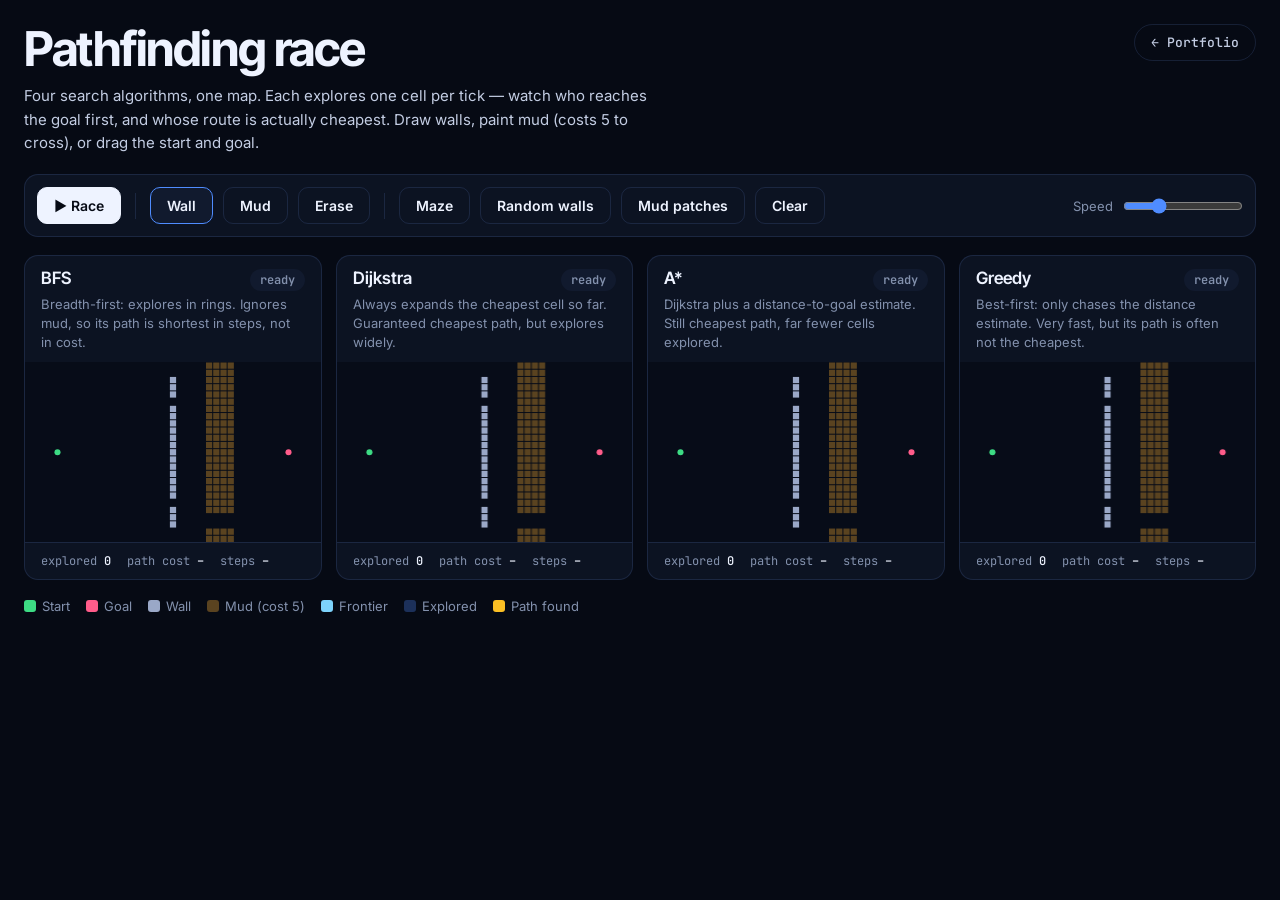
<file: projects/pathfinding.html>
<!DOCTYPE html>
<html lang="en">
<head>
<meta charset="UTF-8">
<meta name="viewport" content="width=device-width, initial-scale=1.0">
<title>Pathfinding Race — Demo | Dima Livak</title>
<link rel="icon" type="image/svg+xml" href="../favicon.svg">
<link rel="preconnect" href="https://fonts.googleapis.com">
<link rel="preconnect" href="https://fonts.gstatic.com" crossorigin>
<link href="https://fonts.googleapis.com/css2?family=Inter+Tight:wght@600;700&family=Inter:wght@400;500;600&family=JetBrains+Mono:wght@400;500&display=swap" rel="stylesheet">
<style>
  :root { --bg: #060a14; --bg2: #0c1322; --bg3: #111a2e; --fg: #eef3ff; --text: #c3cde3; --mute: #8391ad; --line: rgba(120, 160, 255, .14); --a1: #4f8cff; --a2: #7dd3fc; }
  * { box-sizing: border-box; margin: 0; padding: 0; }
  body { background: var(--bg); color: var(--text); font: 400 15px/1.55 "Inter", system-ui, sans-serif; -webkit-font-smoothing: antialiased; }
  a { color: inherit; text-decoration: none; }
  .wrap { max-width: 1280px; margin: 0 auto; padding: 24px; }
  header { display: flex; justify-content: space-between; align-items: flex-start; gap: 20px; margin-bottom: 20px; }
  h1 { font: 700 clamp(2rem, 4vw, 3rem)/1.05 "Inter Tight", sans-serif; color: var(--fg); letter-spacing: -.03em; }
  header p { max-width: 640px; margin-top: 10px; }
  .back { flex: none; font: 500 13px "JetBrains Mono", monospace; padding: 9px 16px; border: 1px solid var(--line); border-radius: 99px; }
  .back:hover { color: var(--a2); border-color: var(--a2); }
  .bar { display: flex; flex-wrap: wrap; gap: 10px; align-items: center; padding: 12px; border: 1px solid var(--line); border-radius: 14px; background: var(--bg2); margin-bottom: 18px; }
  .bar .sep { width: 1px; height: 26px; background: var(--line); margin: 0 4px; }
  button { font: 600 14px "Inter", sans-serif; padding: 9px 16px; border-radius: 10px; border: 1px solid var(--line); background: transparent; color: var(--fg); cursor: pointer; }
  button:hover { border-color: var(--a2); }
  button.on { background: var(--bg3); border-color: var(--a1); }
  button.go { background: var(--fg); color: var(--bg); border-color: var(--fg); }
  button.go:hover { background: var(--a1); border-color: var(--a1); color: #fff; }
  label { display: inline-flex; align-items: center; gap: 10px; font-size: 13px; color: var(--mute); margin-left: auto; }
  input[type=range] { accent-color: var(--a1); width: 120px; }
  .boards { display: grid; grid-template-columns: repeat(4, 1fr); gap: 14px; }
  @media (max-width: 1150px) { .boards { grid-template-columns: repeat(2, 1fr); } }
  .board { border: 1px solid var(--line); border-radius: 14px; background: var(--bg2); overflow: hidden; }
  .board.win { border-color: #3ddc84; box-shadow: 0 0 0 1px #3ddc84, 0 20px 60px -30px rgba(61, 220, 132, .6); }
  .bhead { display: flex; justify-content: space-between; align-items: baseline; gap: 10px; padding: 12px 16px 4px; }
  .bhead b { color: var(--fg); font: 600 17px "Inter Tight", sans-serif; }
  .place { font: 600 12px "JetBrains Mono", monospace; padding: 3px 10px; border-radius: 99px; background: var(--bg3); color: var(--mute); }
  .board.win .place { background: rgba(61, 220, 132, .14); color: #5ef0a0; }
  .bdesc { padding: 0 16px 10px; font-size: 13px; line-height: 1.45; color: var(--mute); min-height: 4.4em; }
  canvas { display: block; width: 100%; cursor: crosshair; touch-action: none; background: #070c18; }
  .stats { display: flex; flex-wrap: wrap; gap: 6px 16px; padding: 10px 16px; font: 12px "JetBrains Mono", monospace; color: var(--mute); border-top: 1px solid var(--line); }
  .stats b { color: var(--fg); font-weight: 500; }
  .legend { display: flex; flex-wrap: wrap; gap: 16px; margin-top: 16px; font-size: 13px; color: var(--mute); }
  .legend i { display: inline-block; width: 12px; height: 12px; border-radius: 3px; margin-right: 6px; vertical-align: -1px; }
  @media (max-width: 760px) { .boards { grid-template-columns: 1fr; } label { margin-left: 0; } header { flex-direction: column-reverse; } }
</style>
</head>
<body>
<div class="wrap">
  <header>
    <div>
      <h1>Pathfinding race</h1>
      <p>Four search algorithms, one map. Each explores one cell per tick — watch who reaches the goal first, and whose route is actually cheapest. Draw walls, paint mud (costs 5 to cross), or drag the start and goal.</p>
    </div>
    <a class="back" href="../index.html#projects">← Portfolio</a>
  </header>

  <div class="bar">
    <button class="go" id="race" type="button">▶ Race</button>
    <span class="sep"></span>
    <button class="on" data-tool="wall" type="button">Wall</button>
    <button data-tool="mud" type="button">Mud</button>
    <button data-tool="erase" type="button">Erase</button>
    <span class="sep"></span>
    <button id="maze" type="button">Maze</button>
    <button id="scatter" type="button">Random walls</button>
    <button id="mudfield" type="button">Mud patches</button>
    <button id="clear" type="button">Clear</button>
    <label>Speed <input type="range" id="speed" min="1" max="12" value="4"></label>
  </div>

  <div class="boards" id="boards"></div>

  <div class="legend">
    <span><i style="background:#3ddc84"></i>Start</span><span><i style="background:#ff5c8a"></i>Goal</span>
    <span><i style="background:#9aa8c7"></i>Wall</span><span><i style="background:#5a4320"></i>Mud (cost 5)</span>
    <span><i style="background:#7dd3fc"></i>Frontier</span><span><i style="background:rgba(79,140,255,.3)"></i>Explored</span>
    <span><i style="background:#fbbf24"></i>Path found</span>
  </div>
</div>

<script>
(() => {
  const COLS = 41, ROWS = 25, WALL = 1, MUD = 2, MUD_COST = 5;
  const grid = new Uint8Array(COLS * ROWS);
  let start = idx(4, 12), goal = idx(36, 12);
  function idx(x, y) { return y * COLS + x; }
  const cost = (i) => (grid[i] === MUD ? MUD_COST : 1);
  const manhattan = (i) => Math.abs((i % COLS) - (goal % COLS)) + Math.abs(((i / COLS) | 0) - ((goal / COLS) | 0));
  function neighbours(i) {
    const x = i % COLS, y = (i / COLS) | 0, out = [];
    if (y > 0) out.push(i - COLS); if (x < COLS - 1) out.push(i + 1);
    if (y < ROWS - 1) out.push(i + COLS); if (x > 0) out.push(i - 1);
    return out.filter((n) => grid[n] !== WALL);
  }

  // Binary min-heap keyed by priority; ties broken by insertion order so runs are deterministic.
  class Heap {
    constructor() { this.a = []; this.n = 0; }
    get size() { return this.a.length; }
    push(item, pr) { const a = this.a; a.push([pr, this.n++, item]); let i = a.length - 1;
      while (i > 0) { const p = (i - 1) >> 1; if (this.less(a[p], a[i])) break; [a[p], a[i]] = [a[i], a[p]]; i = p; } }
    pop() { const a = this.a, top = a[0], last = a.pop();
      if (a.length) { a[0] = last; let i = 0;
        for (;;) { const l = 2 * i + 1, r = l + 1; let m = i;
          if (l < a.length && this.less(a[l], a[m])) m = l; if (r < a.length && this.less(a[r], a[m])) m = r;
          if (m === i) break; [a[m], a[i]] = [a[i], a[m]]; i = m; } }
      return top[2]; }
    less(x, y) { return x[0] < y[0] || (x[0] === y[0] && x[1] < y[1]); }
  }

  // Every algorithm is a generator that yields after expanding one cell, so the race is fair per step.
  // priority(g, i) decides the order: BFS = arrival order, Dijkstra = cost so far, A* = cost + heuristic, Greedy = heuristic.
  const ALGOS = [
    { name: "BFS", desc: "Breadth-first: explores in rings. Ignores mud, so its path is shortest in steps, not in cost.", pr: null },
    { name: "Dijkstra", desc: "Always expands the cheapest cell so far. Guaranteed cheapest path, but explores widely.", pr: (g) => g },
    { name: "A*", desc: "Dijkstra plus a distance-to-goal estimate. Still cheapest path, far fewer cells explored.", pr: (g, i) => g + manhattan(i) },
    { name: "Greedy", desc: "Best-first: only chases the distance estimate. Very fast, but its path is often not the cheapest.", pr: (g, i) => manhattan(i) },
  ];
  function* search(algo, s) {
    const g = new Float64Array(COLS * ROWS).fill(Infinity), from = new Int32Array(COLS * ROWS).fill(-1);
    g[start] = 0;
    const queue = algo.pr ? new Heap() : [];
    let head = 0;
    const push = (i) => { if (algo.pr) queue.push(i, algo.pr(g[i], i)); else queue.push(i); s.state[i] = 1; };
    push(start);
    while (algo.pr ? queue.size : head < queue.length) {
      const cur = algo.pr ? queue.pop() : queue[head++];
      if (s.state[cur] === 2) continue; // stale heap entry
      s.state[cur] = 2; s.explored++;
      if (cur === goal) break;
      for (const n of neighbours(cur)) {
        const ng = g[cur] + cost(n);
        if (algo.pr ? ng < g[n] : g[n] === Infinity) { g[n] = ng; from[n] = cur; push(n); }
      }
      yield;
    }
    if (from[goal] !== -1 || start === goal) {
      for (let c = goal; c !== -1; c = from[c]) s.path.unshift(c);
      s.cost = g[goal];
    }
  }

  // ---------- Boards ----------
  const boardsEl = document.getElementById("boards");
  const boards = ALGOS.map((algo) => {
    const el = document.createElement("div");
    el.className = "board";
    el.innerHTML = `<div class="bhead"><b></b><span class="place">ready</span></div><p class="bdesc"></p><canvas></canvas>
      <div class="stats"><span>explored <b class="ex">0</b></span><span>path cost <b class="co">–</b></span><span>steps <b class="st">–</b></span></div>`;
    el.querySelector("b").textContent = algo.name;
    el.querySelector(".bdesc").textContent = algo.desc;
    boardsEl.appendChild(el);
    return { algo, el, canvas: el.querySelector("canvas"), ctx: el.querySelector("canvas").getContext("2d"), s: null, it: null, done: false };
  });

  function fresh(b) { b.s = { state: new Uint8Array(COLS * ROWS), explored: 0, path: [], cost: null }; b.it = null; b.done = false; }
  boards.forEach(fresh);

  let cell = 10;
  function sizeBoards() {
    const dpr = Math.min(devicePixelRatio || 1, 2);
    boards.forEach((b) => {
      const w = b.canvas.clientWidth || 600;
      cell = w / COLS;
      b.canvas.width = w * dpr; b.canvas.height = cell * ROWS * dpr;
      b.canvas.style.height = cell * ROWS + "px";
      b.ctx.setTransform(dpr, 0, 0, dpr, 0, 0);
    });
    drawAll();
  }

  function draw(b) {
    const { ctx, s } = b, c = cell;
    ctx.fillStyle = "#070c18"; ctx.fillRect(0, 0, COLS * c, ROWS * c);
    for (let i = 0; i < grid.length; i++) {
      const x = (i % COLS) * c, y = ((i / COLS) | 0) * c;
      let col = null;
      if (grid[i] === WALL) col = "#9aa8c7";
      else if (s.state[i] === 2) col = grid[i] === MUD ? "#7a5f30" : "rgba(79,140,255,.3)";
      else if (s.state[i] === 1) col = "#7dd3fc";
      else if (grid[i] === MUD) col = "#5a4320";
      if (col) { ctx.fillStyle = col; ctx.fillRect(x + .5, y + .5, c - 1, c - 1); }
    }
    if (s.path.length) {
      ctx.strokeStyle = "#fbbf24"; ctx.lineWidth = Math.max(2, c * .35); ctx.lineJoin = ctx.lineCap = "round";
      ctx.beginPath();
      s.path.forEach((i, k) => { const x = (i % COLS + .5) * c, y = (((i / COLS) | 0) + .5) * c; k ? ctx.lineTo(x, y) : ctx.moveTo(x, y); });
      ctx.stroke();
    }
    for (const [i, col] of [[start, "#3ddc84"], [goal, "#ff5c8a"]]) {
      ctx.fillStyle = col; ctx.beginPath();
      ctx.arc((i % COLS + .5) * c, (((i / COLS) | 0) + .5) * c, c * .42, 0, Math.PI * 2); ctx.fill();
    }
  }
  function drawAll() { boards.forEach(draw); }

  function updateStats(b) {
    b.el.querySelector(".ex").textContent = b.s.explored;
    b.el.querySelector(".co").textContent = b.s.cost == null ? (b.done ? "no path" : "–") : b.s.cost;
    b.el.querySelector(".st").textContent = b.s.path.length ? b.s.path.length - 1 : "–";
  }

  // ---------- Race loop ----------
  let racing = false, finishOrder = [];
  function resetRace() {
    racing = false; finishOrder = [];
    boards.forEach((b) => { fresh(b); b.el.classList.remove("win"); b.el.querySelector(".place").textContent = "ready"; updateStats(b); });
    drawAll();
  }
  function race() {
    resetRace();
    boards.forEach((b) => { b.it = search(b.algo, b.s); });
    racing = true; last = 0; carry = 0;
    requestAnimationFrame(tick);
  }
  // Fixed cells-per-second rate (not per frame), so the race runs at the same speed on 60 Hz and 144 Hz screens.
  let last = 0, carry = 0;
  function tick(now) {
    if (!racing) return;
    if (!last) last = now;
    carry += Math.min(100, now - last) / 1000 * +document.getElementById("speed").value * 45;
    last = now;
    for (; carry >= 1; carry--) {
      for (const b of boards) {
        if (b.done) continue;
        if (b.it.next().done) { b.done = true; finishOrder.push(b); }
      }
    }
    boards.forEach((b) => { draw(b); updateStats(b); });
    if (boards.every((b) => b.done)) { racing = false; rank(); return; }
    requestAnimationFrame(tick);
  }
  function rank() {
    // Fewest cells explored wins the race; path cost shows who found the cheapest route.
    const found = boards.filter((b) => b.s.cost != null).sort((a, b) => a.s.explored - b.s.explored);
    const best = Math.min(...found.map((b) => b.s.cost));
    boards.forEach((b) => {
      const p = found.indexOf(b), tag = b.el.querySelector(".place");
      tag.textContent = p < 0 ? "no path" : ["1st", "2nd", "3rd", "4th"][p] + (b.s.cost === best ? " · cheapest" : " · +" + (b.s.cost - best));
      b.el.classList.toggle("win", p === 0);
    });
  }

  // ---------- Editing ----------
  let tool = "wall", dragging = null, painting = false;
  document.querySelectorAll("[data-tool]").forEach((btn) => btn.addEventListener("click", () => {
    tool = btn.dataset.tool;
    document.querySelectorAll("[data-tool]").forEach((x) => x.classList.toggle("on", x === btn));
  }));
  function cellAt(e, canvas) {
    const r = canvas.getBoundingClientRect();
    const x = Math.floor((e.clientX - r.left) / (r.width / COLS)), y = Math.floor((e.clientY - r.top) / (r.height / ROWS));
    return x < 0 || y < 0 || x >= COLS || y >= ROWS ? -1 : idx(x, y);
  }
  function paint(i) {
    if (i < 0 || i === start || i === goal) return;
    grid[i] = tool === "wall" ? WALL : tool === "mud" ? MUD : 0;
  }
  boards.forEach((b) => {
    b.canvas.addEventListener("pointerdown", (e) => {
      const i = cellAt(e, b.canvas);
      if (i < 0) return;
      b.canvas.setPointerCapture(e.pointerId);
      resetRace();
      if (i === start) dragging = "start"; else if (i === goal) dragging = "goal"; else { painting = true; paint(i); }
      drawAll();
    });
    b.canvas.addEventListener("pointermove", (e) => {
      if (!dragging && !painting) return;
      const i = cellAt(e, b.canvas);
      if (i < 0) return;
      if (dragging && grid[i] !== WALL && i !== start && i !== goal) { if (dragging === "start") start = i; else goal = i; }
      else if (painting) paint(i);
      drawAll();
    });
    b.canvas.addEventListener("pointerup", () => { dragging = null; painting = false; });
  });

  // ---------- Generators for maps ----------
  function clearMap() { grid.fill(0); }
  function maze() {
    // Recursive backtracker on odd cells, then knock out a few extra walls so there are several routes to compare.
    grid.fill(WALL);
    const stack = [idx(1, 1)]; grid[idx(1, 1)] = 0;
    while (stack.length) {
      const c = stack[stack.length - 1], x = c % COLS, y = (c / COLS) | 0;
      const opts = [[2, 0], [-2, 0], [0, 2], [0, -2]].filter(([dx, dy]) => {
        const nx = x + dx, ny = y + dy;
        return nx > 0 && ny > 0 && nx < COLS - 1 && ny < ROWS - 1 && grid[idx(nx, ny)] === WALL;
      });
      if (!opts.length) { stack.pop(); continue; }
      const [dx, dy] = opts[(Math.random() * opts.length) | 0];
      grid[idx(x + dx / 2, y + dy / 2)] = 0; grid[idx(x + dx, y + dy)] = 0;
      stack.push(idx(x + dx, y + dy));
    }
    for (let k = 0; k < 90; k++) {
      const x = 1 + ((Math.random() * (COLS - 2)) | 0), y = 1 + ((Math.random() * (ROWS - 2)) | 0);
      if ((x + y) % 2 === 1) grid[idx(x, y)] = 0;
    }
    start = idx(1, 1); goal = idx(COLS - 2, ROWS - 2);
  }
  function scatter() { clearMap(); for (let i = 0; i < grid.length; i++) if (Math.random() < 0.28) grid[i] = WALL; grid[start] = grid[goal] = 0; }
  function mudPatches() {
    for (let k = 0; k < 7; k++) {
      const cx = 6 + Math.random() * (COLS - 12), cy = 3 + Math.random() * (ROWS - 6), r = 2 + Math.random() * 3.5;
      for (let i = 0; i < grid.length; i++) {
        const x = i % COLS, y = (i / COLS) | 0;
        if (grid[i] !== WALL && (x - cx) ** 2 + (y - cy) ** 2 < r * r) grid[i] = MUD;
      }
    }
    grid[start] = grid[goal] = 0;
  }
  const act = (fn) => () => { fn(); resetRace(); };
  document.getElementById("race").addEventListener("click", race);
  document.getElementById("maze").addEventListener("click", act(maze));
  document.getElementById("scatter").addEventListener("click", act(scatter));
  document.getElementById("mudfield").addEventListener("click", act(mudPatches));
  document.getElementById("clear").addEventListener("click", act(clearMap));

  // Default map: a wall with gaps plus mud, so the four algorithms visibly disagree on the first run.
  for (let y = 2; y < ROWS - 2; y++) if (y !== 5 && y !== 19) grid[idx(20, y)] = WALL;
  for (let y = 0; y < ROWS; y++) if (y < 21 || y > 22) for (let x = 25; x <= 28; x++) grid[idx(x, y)] = MUD;
  addEventListener("resize", sizeBoards);
  sizeBoards();
  resetRace();
  if (new URLSearchParams(location.search).has("autorace")) race();
})();
</script>
</body>
</html>
</file>
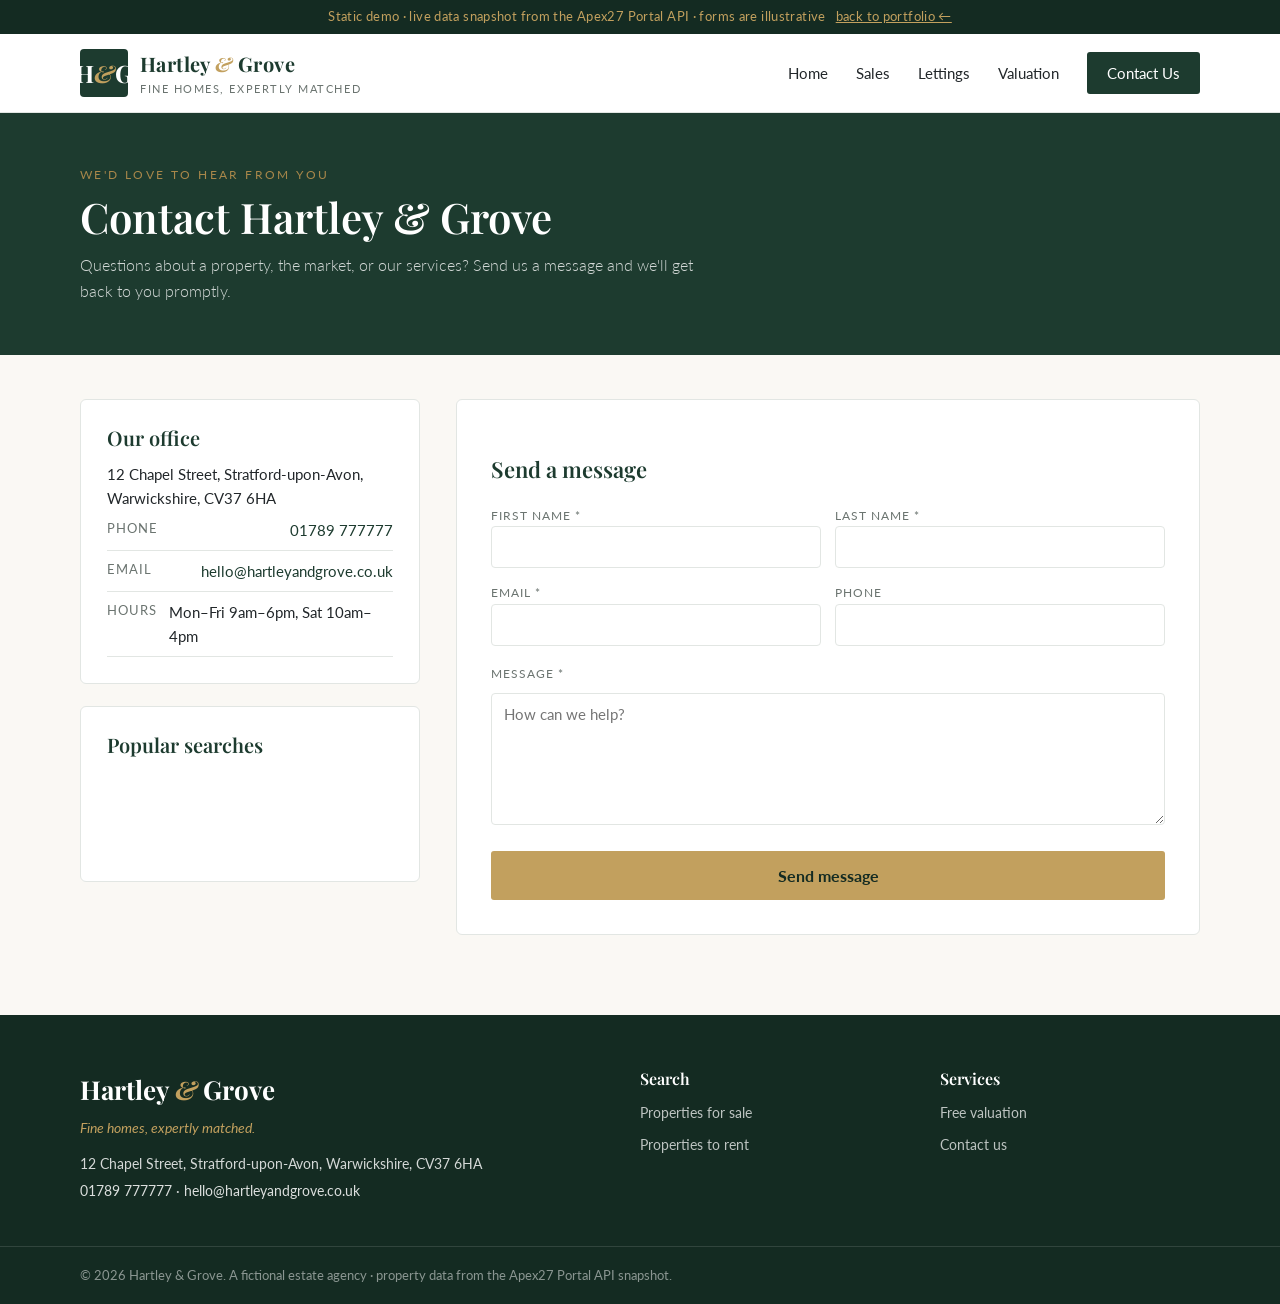
<file: projects/estate-agency/contact.html>
<!DOCTYPE html>
<html lang="en">
<head>
  <meta charset="UTF-8">
  <meta name="viewport" content="width=device-width, initial-scale=1.0">
  <title>Contact us — Hartley &amp; Grove</title>
  <link rel="icon" type="image/svg+xml" href="favicon.svg">
  <link rel="preconnect" href="https://fonts.googleapis.com">
  <link rel="preconnect" href="https://fonts.gstatic.com" crossorigin>
  <link href="https://fonts.googleapis.com/css2?family=Playfair+Display:wght@400;500;600;700&family=Lato:wght@300;400;700&display=swap" rel="stylesheet">
  <link rel="stylesheet" href="css/styles.css">
</head>
<body>
  <div class="demo-banner">Static demo &middot; live data snapshot from the Apex27 Portal API &middot; forms are illustrative<a href="../../">back to portfolio &larr;</a></div>

  <header class="site-header">
    <div class="container header-inner">
      <a href="index.html" class="logo">
        <span class="logo-mark">H<span class="amp">&amp;</span>G</span>
        <span class="logo-text">
          <span class="logo-name">Hartley <span class="amp">&amp;</span> Grove</span>
          <span class="logo-sub">Fine homes, expertly matched</span>
        </span>
      </a>
      <nav class="main-nav" id="main-nav">
        <a href="index.html">Home</a>
        <a href="listings.html?transaction_type=sale">Sales</a>
        <a href="listings.html?transaction_type=rent">Lettings</a>
        <a href="valuation.html">Valuation</a>
        <a href="contact.html" class="nav-cta">Contact Us</a>
      </nav>
      <button class="nav-toggle" aria-label="Toggle navigation" onclick="document.getElementById('main-nav').classList.toggle('open')">
        <span></span><span></span><span></span>
      </button>
    </div>
  </header>

  <main>
    <section class="page-head">
      <div class="container">
        <p class="section-kicker">We'd love to hear from you</p>
        <h1 class="page-title">Contact Hartley &amp; Grove</h1>
        <p class="page-sub">Questions about a property, the market, or our services? Send us a message and we'll get back to you promptly.</p>
      </div>
    </section>

    <div class="container contact-layout">
      <div class="contact-details">
        <div class="contact-card">
          <h2 class="contact-card-title">Our office</h2>
          <p>12 Chapel Street, Stratford-upon-Avon, Warwickshire, CV37 6HA</p>
          <p class="contact-line"><span>Phone</span><a href="tel:01789777777">01789 777777</a></p>
          <p class="contact-line"><span>Email</span><a href="mailto:hello@hartleyandgrove.co.uk">hello@hartleyandgrove.co.uk</a></p>
          <p class="contact-line"><span>Hours</span>Mon&ndash;Fri 9am&ndash;6pm, Sat 10am&ndash;4pm</p>
        </div>
        <div class="contact-card">
          <h2 class="contact-card-title">Popular searches</h2>
          <ul class="footer-links">
            <li><a href="listings.html?transaction_type=sale">Properties for sale</a></li>
            <li><a href="listings.html?transaction_type=rent">Properties to rent</a></li>
            <li><a href="valuation.html">Book a valuation</a></li>
          </ul>
        </div>
      </div>

      <div class="contact-form-wrap">
        <form id="contact-form" class="stack-form">
          <h2 class="form-heading">Send a message</h2>
          <div class="form-row">
            <div><label for="c-first">First name *</label><input id="c-first" name="first_name" required></div>
            <div><label for="c-last">Last name *</label><input id="c-last" name="last_name" required></div>
          </div>
          <div class="form-row">
            <div><label for="c-email">Email *</label><input id="c-email" name="email" type="email" required></div>
            <div><label for="c-phone">Phone</label><input id="c-phone" name="phone" type="tel"></div>
          </div>
          <label for="c-msg">Message *</label>
          <textarea id="c-msg" name="message" rows="6" required placeholder="How can we help?"></textarea>
          <button type="submit" class="btn btn-gold btn-large">Send message</button>
        </form>
      </div>
    </div>
  </main>

  <footer class="site-footer">
    <div class="container footer-grid">
      <div>
        <p class="footer-logo">Hartley <span class="amp">&amp;</span> Grove</p>
        <p class="footer-tagline">Fine homes, expertly matched.</p>
        <p class="footer-contact">12 Chapel Street, Stratford-upon-Avon, Warwickshire, CV37 6HA</p>
        <p class="footer-contact"><a href="tel:01789777777">01789 777777</a> &middot; <a href="mailto:hello@hartleyandgrove.co.uk">hello@hartleyandgrove.co.uk</a></p>
      </div>
      <div>
        <h4>Search</h4>
        <ul class="footer-links">
          <li><a href="listings.html?transaction_type=sale">Properties for sale</a></li>
          <li><a href="listings.html?transaction_type=rent">Properties to rent</a></li>
        </ul>
      </div>
      <div>
        <h4>Services</h4>
        <ul class="footer-links">
          <li><a href="valuation.html">Free valuation</a></li>
          <li><a href="contact.html">Contact us</a></li>
        </ul>
      </div>
    </div>
    <div class="footer-bottom">
      <div class="container">
        <p>&copy; 2026 Hartley &amp; Grove. A fictional estate agency &middot; property data from the Apex27 Portal API snapshot.</p>
      </div>
    </div>
  </footer>

  <script src="js/agency.js"></script>
  <script>
    AG.demoNotice(document.getElementById("contact-form"), "Message captured (demo).",
      "This is a static demo, so the message is not sent. In production it would POST to the Apex27 /contact endpoint.");
  </script>
</body>
</html>
</file>
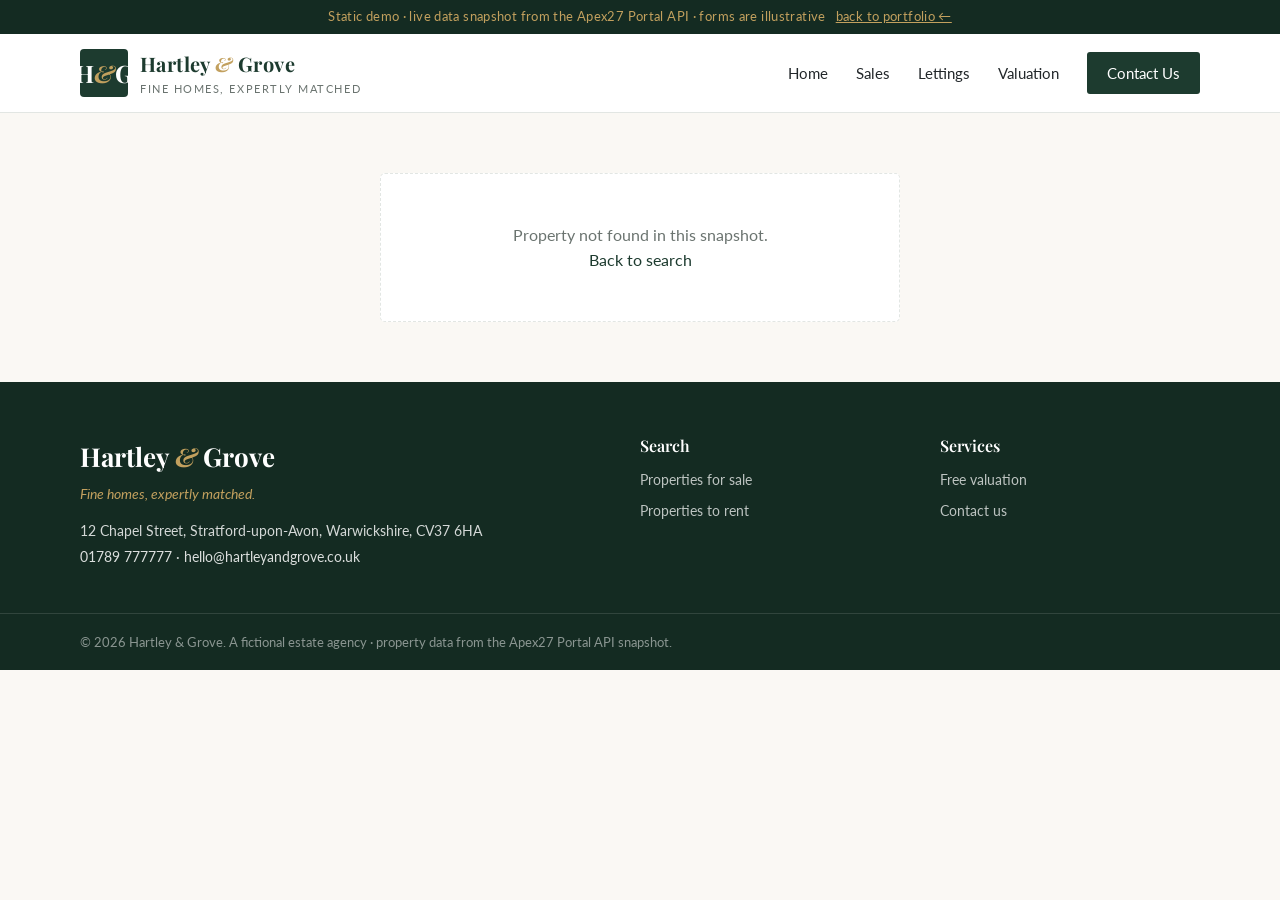
<file: projects/estate-agency/property.html>
<!DOCTYPE html>
<html lang="en">
<head>
  <meta charset="UTF-8">
  <meta name="viewport" content="width=device-width, initial-scale=1.0">
  <title>Property — Hartley &amp; Grove</title>
  <link rel="icon" type="image/svg+xml" href="favicon.svg">
  <link rel="preconnect" href="https://fonts.googleapis.com">
  <link rel="preconnect" href="https://fonts.gstatic.com" crossorigin>
  <link href="https://fonts.googleapis.com/css2?family=Playfair+Display:wght@400;500;600;700&family=Lato:wght@300;400;700&display=swap" rel="stylesheet">
  <link rel="stylesheet" href="css/styles.css">
</head>
<body>
  <div class="demo-banner">Static demo &middot; live data snapshot from the Apex27 Portal API &middot; forms are illustrative<a href="../../">back to portfolio &larr;</a></div>

  <header class="site-header">
    <div class="container header-inner">
      <a href="index.html" class="logo">
        <span class="logo-mark">H<span class="amp">&amp;</span>G</span>
        <span class="logo-text">
          <span class="logo-name">Hartley <span class="amp">&amp;</span> Grove</span>
          <span class="logo-sub">Fine homes, expertly matched</span>
        </span>
      </a>
      <nav class="main-nav" id="main-nav">
        <a href="index.html">Home</a>
        <a href="listings.html?transaction_type=sale">Sales</a>
        <a href="listings.html?transaction_type=rent">Lettings</a>
        <a href="valuation.html">Valuation</a>
        <a href="contact.html" class="nav-cta">Contact Us</a>
      </nav>
      <button class="nav-toggle" aria-label="Toggle navigation" onclick="document.getElementById('main-nav').classList.toggle('open')">
        <span></span><span></span><span></span>
      </button>
    </div>
  </header>

  <main>
    <div id="detail-root"></div>
  </main>

  <footer class="site-footer">
    <div class="container footer-grid">
      <div>
        <p class="footer-logo">Hartley <span class="amp">&amp;</span> Grove</p>
        <p class="footer-tagline">Fine homes, expertly matched.</p>
        <p class="footer-contact">12 Chapel Street, Stratford-upon-Avon, Warwickshire, CV37 6HA</p>
        <p class="footer-contact"><a href="tel:01789777777">01789 777777</a> &middot; <a href="mailto:hello@hartleyandgrove.co.uk">hello@hartleyandgrove.co.uk</a></p>
      </div>
      <div>
        <h4>Search</h4>
        <ul class="footer-links">
          <li><a href="listings.html?transaction_type=sale">Properties for sale</a></li>
          <li><a href="listings.html?transaction_type=rent">Properties to rent</a></li>
        </ul>
      </div>
      <div>
        <h4>Services</h4>
        <ul class="footer-links">
          <li><a href="valuation.html">Free valuation</a></li>
          <li><a href="contact.html">Contact us</a></li>
        </ul>
      </div>
    </div>
    <div class="footer-bottom">
      <div class="container">
        <p>&copy; 2026 Hartley &amp; Grove. A fictional estate agency &middot; property data from the Apex27 Portal API snapshot.</p>
      </div>
    </div>
  </footer>

  <script src="data.js"></script>
  <script src="js/agency.js"></script>
  <script>AG.initProperty();</script>
</body>
</html>
</file>
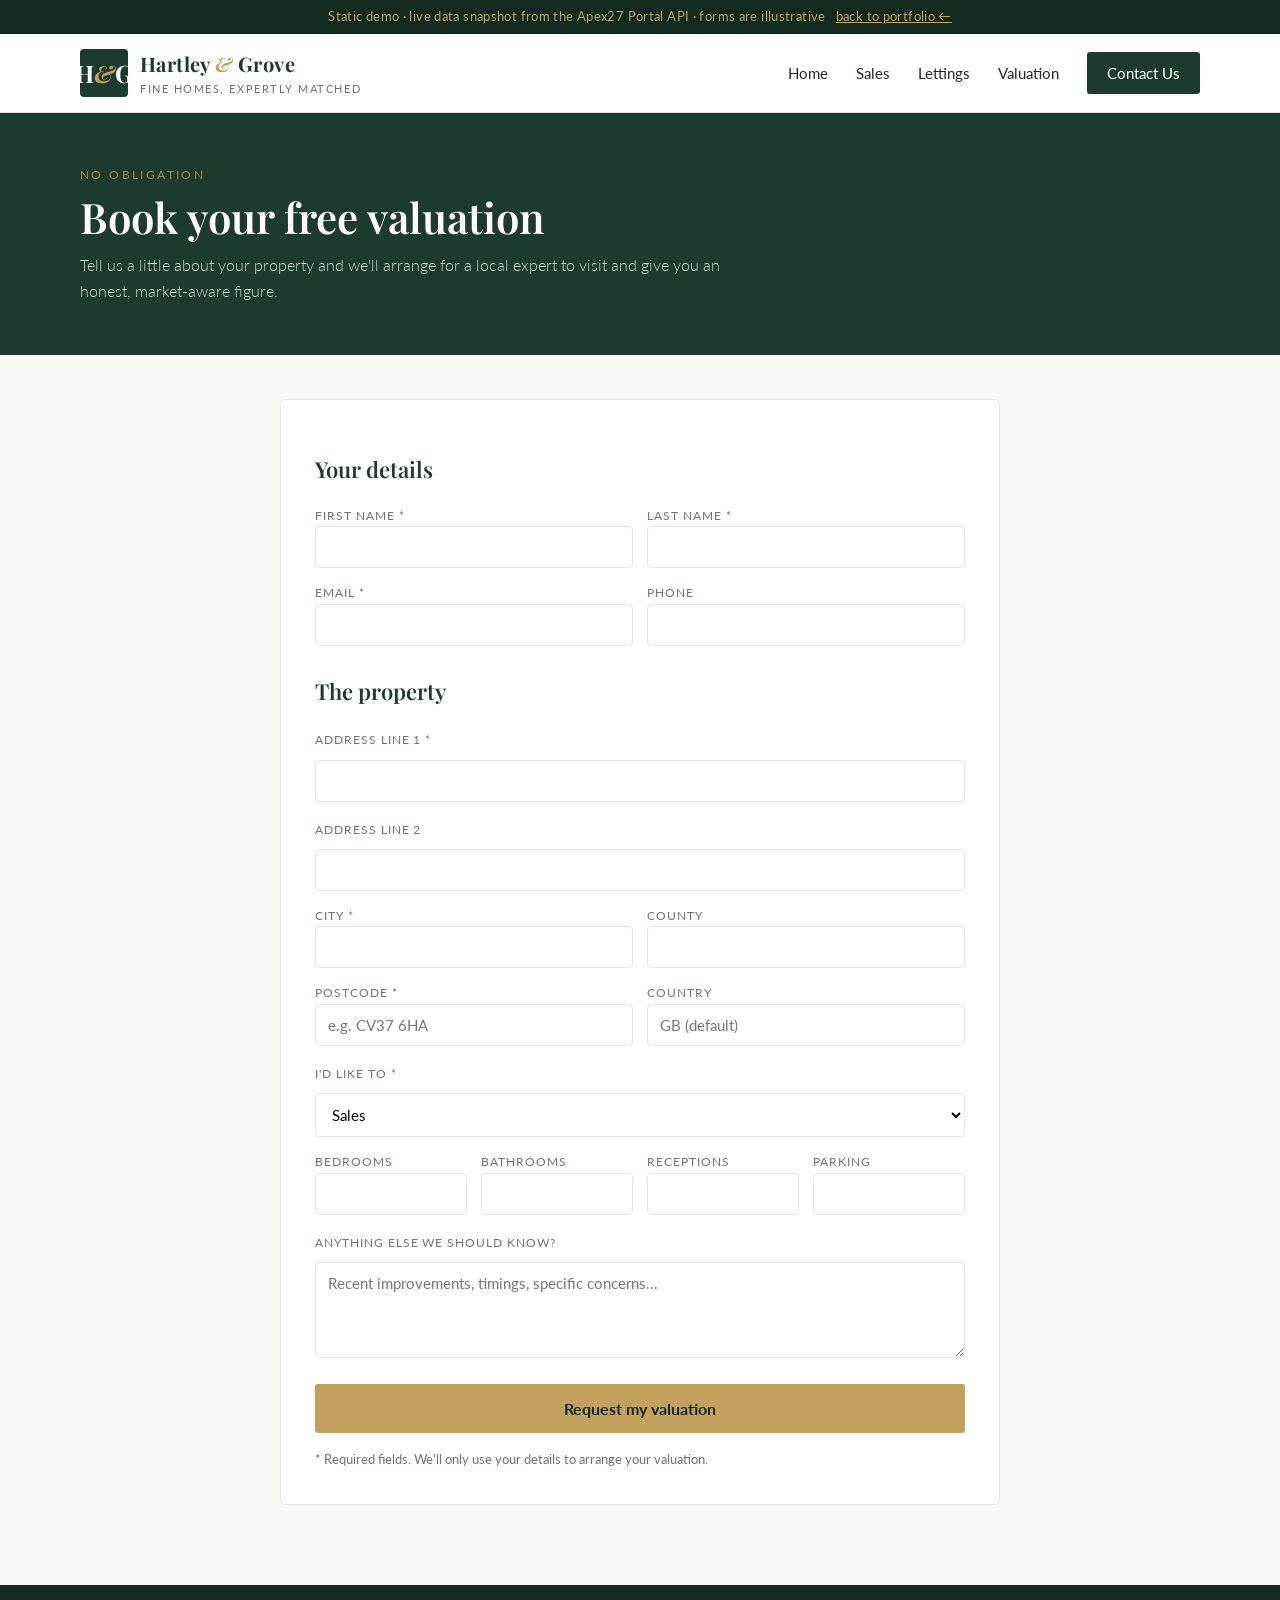
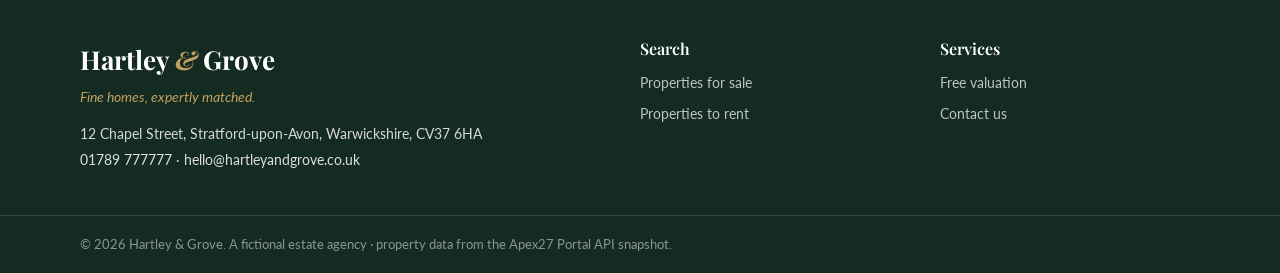
<file: projects/estate-agency/valuation.html>
<!DOCTYPE html>
<html lang="en">
<head>
  <meta charset="UTF-8">
  <meta name="viewport" content="width=device-width, initial-scale=1.0">
  <title>Free valuation — Hartley &amp; Grove</title>
  <link rel="icon" type="image/svg+xml" href="favicon.svg">
  <link rel="preconnect" href="https://fonts.googleapis.com">
  <link rel="preconnect" href="https://fonts.gstatic.com" crossorigin>
  <link href="https://fonts.googleapis.com/css2?family=Playfair+Display:wght@400;500;600;700&family=Lato:wght@300;400;700&display=swap" rel="stylesheet">
  <link rel="stylesheet" href="css/styles.css">
</head>
<body>
  <div class="demo-banner">Static demo &middot; live data snapshot from the Apex27 Portal API &middot; forms are illustrative<a href="../../">back to portfolio &larr;</a></div>

  <header class="site-header">
    <div class="container header-inner">
      <a href="index.html" class="logo">
        <span class="logo-mark">H<span class="amp">&amp;</span>G</span>
        <span class="logo-text">
          <span class="logo-name">Hartley <span class="amp">&amp;</span> Grove</span>
          <span class="logo-sub">Fine homes, expertly matched</span>
        </span>
      </a>
      <nav class="main-nav" id="main-nav">
        <a href="index.html">Home</a>
        <a href="listings.html?transaction_type=sale">Sales</a>
        <a href="listings.html?transaction_type=rent">Lettings</a>
        <a href="valuation.html">Valuation</a>
        <a href="contact.html" class="nav-cta">Contact Us</a>
      </nav>
      <button class="nav-toggle" aria-label="Toggle navigation" onclick="document.getElementById('main-nav').classList.toggle('open')">
        <span></span><span></span><span></span>
      </button>
    </div>
  </header>

  <main>
    <section class="page-head">
      <div class="container">
        <p class="section-kicker">No obligation</p>
        <h1 class="page-title">Book your free valuation</h1>
        <p class="page-sub">Tell us a little about your property and we'll arrange for a local expert to visit and give you an honest, market-aware figure.</p>
      </div>
    </section>

    <div class="container form-page">
      <form id="valuation-form" class="stack-form valuation-form">
        <h2 class="form-heading">Your details</h2>
        <div class="form-row">
          <div><label for="v-first">First name *</label><input id="v-first" name="first_name" required></div>
          <div><label for="v-last">Last name *</label><input id="v-last" name="last_name" required></div>
        </div>
        <div class="form-row">
          <div><label for="v-email">Email *</label><input id="v-email" name="email" type="email" required></div>
          <div><label for="v-phone">Phone</label><input id="v-phone" name="phone" type="tel"></div>
        </div>

        <h2 class="form-heading">The property</h2>
        <label for="v-address1">Address line 1 *</label>
        <input id="v-address1" name="address_1" required>
        <label for="v-address2">Address line 2</label>
        <input id="v-address2" name="address_2">
        <div class="form-row">
          <div><label for="v-city">City *</label><input id="v-city" name="city" required></div>
          <div><label for="v-county">County</label><input id="v-county" name="county"></div>
        </div>
        <div class="form-row">
          <div><label for="v-postal">Postcode *</label><input id="v-postal" name="postal_code" required placeholder="e.g. CV37 6HA"></div>
          <div><label for="v-country">Country</label><input id="v-country" name="country" placeholder="GB (default)"></div>
        </div>
        <label for="v-tt">I'd like to *</label>
        <select id="v-tt" name="transaction_type" required></select>

        <div class="form-row form-row-4">
          <div><label for="v-beds">Bedrooms</label><input id="v-beds" name="bedrooms" type="number" min="0"></div>
          <div><label for="v-baths">Bathrooms</label><input id="v-baths" name="bathrooms" type="number" min="0"></div>
          <div><label for="v-rec">Receptions</label><input id="v-rec" name="receptions" type="number" min="0"></div>
          <div><label for="v-park">Parking</label><input id="v-park" name="parking_spaces" type="number" min="0"></div>
        </div>

        <label for="v-msg">Anything else we should know?</label>
        <textarea id="v-msg" name="message" rows="4" placeholder="Recent improvements, timings, specific concerns..."></textarea>

        <button type="submit" class="btn btn-gold btn-large">Request my valuation</button>
        <p class="form-note">* Required fields. We'll only use your details to arrange your valuation.</p>
      </form>
    </div>
  </main>

  <footer class="site-footer">
    <div class="container footer-grid">
      <div>
        <p class="footer-logo">Hartley <span class="amp">&amp;</span> Grove</p>
        <p class="footer-tagline">Fine homes, expertly matched.</p>
        <p class="footer-contact">12 Chapel Street, Stratford-upon-Avon, Warwickshire, CV37 6HA</p>
        <p class="footer-contact"><a href="tel:01789777777">01789 777777</a> &middot; <a href="mailto:hello@hartleyandgrove.co.uk">hello@hartleyandgrove.co.uk</a></p>
      </div>
      <div>
        <h4>Search</h4>
        <ul class="footer-links">
          <li><a href="listings.html?transaction_type=sale">Properties for sale</a></li>
          <li><a href="listings.html?transaction_type=rent">Properties to rent</a></li>
        </ul>
      </div>
      <div>
        <h4>Services</h4>
        <ul class="footer-links">
          <li><a href="valuation.html">Free valuation</a></li>
          <li><a href="contact.html">Contact us</a></li>
        </ul>
      </div>
    </div>
    <div class="footer-bottom">
      <div class="container">
        <p>&copy; 2026 Hartley &amp; Grove. A fictional estate agency &middot; property data from the Apex27 Portal API snapshot.</p>
      </div>
    </div>
  </footer>

  <script src="data.js"></script>
  <script src="js/agency.js"></script>
  <script>
    (function () {
      var sel = document.getElementById("v-tt");
      if (sel) {
        sel.innerHTML = AG.DATA.options.transactionTypes.map(function (o) {
          return '<option value="' + o.value + '"' + (o.value === "sale" ? " selected" : "") + ">" + o.display + "</option>";
        }).join("");
      }
      AG.demoNotice(document.getElementById("valuation-form"), "Valuation request captured (demo).",
        "This is a static demo, so the request is not sent. In production it would POST to the Apex27 /request-valuation endpoint.");
    })();
  </script>
</body>
</html>
</file>
<file: style.css>
/* Dima Livak — portfolio */
/* Self-hosted fonts (no third-party request blocking the first paint) */
@font-face { font-family: "Geist"; font-style: normal; font-weight: 400 800; font-display: swap; src: url(assets/fonts/geist-cyrillic.woff2) format("woff2"); unicode-range: U+0301, U+0400-045F, U+0490-0491, U+04B0-04B1, U+2116; }
@font-face { font-family: "Geist"; font-style: normal; font-weight: 400 800; font-display: swap; src: url(assets/fonts/geist-latin-ext.woff2) format("woff2"); unicode-range: U+0100-02BA, U+02BD-02C5, U+02C7-02CC, U+02CE-02D7, U+02DD-02FF, U+0304, U+0308, U+0329, U+1D00-1DBF, U+1E00-1E9F, U+1EF2-1EFF, U+2020, U+20A0-20AB, U+20AD-20C4, U+2113, U+2C60-2C7F, U+A720-A7FF; }
@font-face { font-family: "Geist"; font-style: normal; font-weight: 400 800; font-display: swap; src: url(assets/fonts/geist-latin.woff2) format("woff2"); unicode-range: U+0000-00FF, U+0131, U+0152-0153, U+02BB-02BC, U+02C6, U+02DA, U+02DC, U+0304, U+0308, U+0329, U+2000-206F, U+20AC, U+2122, U+2191, U+2193, U+2212, U+2215, U+FEFF, U+FFFD; }
@font-face { font-family: "JetBrains Mono"; font-style: normal; font-weight: 400 500; font-display: swap; src: url(assets/fonts/jetbrains-mono-latin.woff2) format("woff2"); unicode-range: U+0000-00FF, U+0131, U+0152-0153, U+02BB-02BC, U+02C6, U+02DA, U+02DC, U+0304, U+0308, U+0329, U+2000-206F, U+20AC, U+2122, U+2191, U+2193, U+2212, U+2215, U+FEFF, U+FFFD; }
:root {
  --bg: #060a14;
  --bg2: #0c1322;
  --bg3: #111a2e;
  --fg: #eef3ff;
  --text: #c3cde3;
  --mute: #8391ad;
  --line: rgba(120, 160, 255, .14);
  --a1: #4f8cff;
  --a2: #7dd3fc;
  --display: "Inter Tight", "Inter", system-ui, sans-serif;
  --mono: "JetBrains Mono", ui-monospace, monospace;
  --ease: cubic-bezier(.16, 1, .3, 1);
  --nav-h: 68px;
  color-scheme: dark;
}
* { box-sizing: border-box; margin: 0; padding: 0; }
html { scroll-behavior: smooth; scroll-padding-top: var(--nav-h); }
body { background: var(--bg); color: var(--text); font: 400 17px/1.65 "Inter", system-ui, sans-serif; -webkit-font-smoothing: antialiased; }
a { color: inherit; text-decoration: none; }
ul, ol { list-style: none; }
strong { color: var(--fg); font-weight: 600; }
::selection { background: var(--a1); color: #fff; }
:focus-visible { outline: 2px solid var(--a2); outline-offset: 3px; border-radius: 6px; }
h1, h2, h3 { color: var(--fg); font-family: var(--display); letter-spacing: -.02em; }

/* buttons */
.btn {
  display: inline-flex; align-items: center; justify-content: center; gap: 8px; padding: 13px 24px; border-radius: 10px;
  font-weight: 600; font-size: 15px; background: var(--fg); color: var(--bg); border: 1px solid var(--fg);
  transition: background .2s, color .2s, border-color .2s, transform .2s;
}
.btn:hover { background: var(--a1); border-color: var(--a1); color: #fff; transform: translateY(-1px); }
.btn.ghost { background: transparent; color: var(--fg); border-color: var(--line); }
.btn.ghost:hover { border-color: var(--a2); color: var(--a2); background: transparent; }
.btn-sm { padding: 9px 16px; font-size: 14px; }

/* nav */
.nav { position: fixed; inset: 0 0 auto; z-index: 50; height: var(--nav-h); background: var(--bg); border-bottom: 1px solid transparent; box-shadow: 0 0 0 transparent; transition: border-color .3s; }
.nav.scrolled { border-bottom-color: var(--line); box-shadow: 0 8px 24px rgba(0, 0, 0, .35); }
.nav-inner { max-width: 1200px; height: 100%; margin: 0 auto; padding: 0 24px; display: flex; align-items: center; gap: 32px; }
.logo { font: 700 19px var(--display); color: var(--fg); letter-spacing: -.01em; margin-right: auto; }
.nav-links { display: flex; gap: 6px; }
.nav-links a { font-size: 14px; font-weight: 500; color: var(--mute); padding: 8px 12px; border-radius: 8px; transition: color .2s, background .2s; }
.nav-links a:hover { color: var(--fg); }
.nav-links a.active { color: var(--fg); background: var(--bg3); }
.menu-btn { display: none; width: 42px; height: 42px; border-radius: 10px; border: 1px solid var(--line); background: transparent; cursor: pointer; position: relative; }
.menu-btn span { position: absolute; left: 11px; right: 11px; height: 2px; background: var(--fg); border-radius: 2px; transition: transform .3s var(--ease); }
.menu-btn span:first-child { top: 15px; } .menu-btn span:last-child { top: 24px; }
.menu-btn[aria-expanded="true"] span:first-child { transform: translateY(4.5px) rotate(45deg); }
.menu-btn[aria-expanded="true"] span:last-child { transform: translateY(-4.5px) rotate(-45deg); }

/* hero */
.hero { position: relative; min-height: 100svh; display: flex; align-items: center; padding: calc(var(--nav-h) + 40px) 24px 60px; overflow: hidden;
  background: radial-gradient(ellipse 60% 55% at 78% 45%, rgba(79, 140, 255, .18), transparent 70%), radial-gradient(ellipse 50% 40% at 10% 90%, rgba(125, 211, 252, .07), transparent 70%); }
.hero::after { content: ""; position: absolute; inset: auto 0 0; height: 120px; background: linear-gradient(transparent, var(--bg)); pointer-events: none; }

.feed { animation: none; }

.feed { animation-delay: .3s; }
@keyframes up { from { opacity: 0; transform: translateY(20px); } }
.status { display: inline-flex; align-items: center; gap: 10px; font-size: 14px; color: var(--text); padding: 7px 14px; border: 1px solid var(--line); border-radius: 99px; background: rgba(12, 19, 34, .7); }
.dot { width: 8px; height: 8px; border-radius: 50%; background: #3ddc84; box-shadow: 0 0 0 3px rgba(61, 220, 132, .2); }
.hero h1 { font-size: clamp(3.2rem, 7vw, 5.8rem); font-weight: 700; line-height: 1; letter-spacing: -.035em; margin: 26px 0 22px; }
.role { max-width: 560px; font-size: clamp(1.15rem, 1.8vw, 1.4rem); line-height: 1.5; color: var(--fg); }
.role span { color: var(--a2); }

.cta { display: flex; gap: 12px; flex-wrap: wrap; margin-top: 34px; }

/* hero: live AI receptionist feed */
.feed { border-radius: 20px; border: 1px solid var(--line); background: radial-gradient(ellipse at 100% 0%, rgba(79, 140, 255, .2), transparent 60%), var(--bg2); box-shadow: 0 40px 100px -40px rgba(79, 140, 255, .5); overflow: hidden; }
.feed-head, .feed-foot { display: flex; justify-content: space-between; align-items: center; padding: 16px 22px; }
.feed-head { border-bottom: 1px solid var(--line); }
.feed-head b { color: var(--fg); font-weight: 600; }
.live { display: inline-flex; align-items: center; gap: 8px; font: 500 12px var(--mono); color: #5ef0a0; }
.live i { width: 8px; height: 8px; border-radius: 50%; background: #3ddc84; animation: ring 1.4s infinite; }
.calls { height: 330px; padding: 6px 22px; overflow: hidden; -webkit-mask-image: linear-gradient(#000 72%, transparent); mask-image: linear-gradient(#000 72%, transparent); }
.calls li { padding: 16px 0; border-bottom: 1px solid var(--line); animation: callIn .5s var(--ease) both; }
.calls li:nth-child(n+4) { display: none; }
@keyframes callIn { from { opacity: 0; transform: translateY(-14px); } }
.who { display: flex; justify-content: space-between; font-size: 14px; }
.who b { color: var(--fg); font-weight: 600; }
.who span { font: 12px var(--mono); color: var(--mute); }
.said { margin: 6px 0 10px; min-height: 1.6em; color: var(--text); font-size: 15px; }
.calls li:not(:first-child) .said { color: var(--mute); }
.tag { display: inline-block; font-size: 13px; font-weight: 600; padding: 4px 12px; border-radius: 99px; opacity: 0; transform: scale(.9); transition: opacity .3s, transform .3s var(--ease); }
.tag.on { opacity: 1; transform: none; }
.tag.ok { color: #5ef0a0; background: rgba(61, 220, 132, .12); }
.tag.info { color: var(--a2); background: rgba(125, 211, 252, .12); }
.tag.bad { color: #ff8a8a; background: rgba(255, 99, 99, .12); }
.feed-foot { border-top: 1px solid var(--line); font-size: 14px; color: var(--mute); }
.feed-foot b { font: 600 20px var(--display); color: var(--fg); }

/* sections */
.sec { max-width: 1200px; margin: 0 auto; padding: 110px 24px; }
.sec-head { display: flex; align-items: baseline; gap: 16px; margin-bottom: 48px; }
.sec-head span { font: 500 14px var(--mono); color: var(--a1); }
.sec-head h2 { font-size: clamp(2rem, 4vw, 2.8rem); font-weight: 600; }
.js [data-r] { opacity: 0; transform: translateY(24px); transition: opacity .8s var(--ease), transform .8s var(--ease); }
.js [data-r].on { opacity: 1; transform: none; }

/* project cards */
.grid { display: grid; grid-template-columns: repeat(2, 1fr); gap: 24px; }
.card { display: flex; flex-direction: column; border-radius: 18px; background: var(--bg2); border: 1px solid var(--line); overflow: hidden; transition: border-color .3s, transform .3s var(--ease), opacity .8s var(--ease); }
.card:hover { border-color: color-mix(in srgb, var(--c1) 55%, transparent); }
.js .card[data-r].on:hover { transform: translateY(-4px); }
.card-body { display: flex; flex-direction: column; gap: 14px; padding: 26px 28px 28px; flex: 1; }
.card h3 { font-size: 1.5rem; font-weight: 600; }
.card .meta { font-size: 14px; color: var(--a2); margin-top: -8px; }
.links { display: flex; gap: 10px; margin-top: auto; padding-top: 6px; }

.tags { display: flex; flex-wrap: wrap; gap: 8px; }
.tags li { font-size: 13px; padding: 4px 12px; border-radius: 99px; background: var(--bg3); border: 1px solid var(--line); color: var(--text); }
.pvis {
  position: relative; height: 230px; overflow: hidden; display: grid; place-items: center; border-bottom: 1px solid var(--line);
  background: radial-gradient(circle at 25% 20%, color-mix(in srgb, var(--c1) 30%, transparent), transparent 60%),
              radial-gradient(circle at 80% 90%, color-mix(in srgb, var(--c2) 26%, transparent), transparent 60%), #081020;
}
.route path { fill: none; stroke: var(--c1); stroke-width: 3; stroke-dasharray: 2 12; stroke-linecap: round; }
.route circle { fill: var(--c2); }

/* video previews */
.pvid { position: relative; display: block; }
.pvid video { position: absolute; inset: 0; width: 100%; height: 100%; object-fit: cover; object-position: top; background: #081020; }

.demo-label { position: absolute; left: 12px; top: 12px; z-index: 1; font-size: 12px; font-weight: 600; padding: 5px 11px; border-radius: 99px; background: rgba(6, 10, 20, .85); color: var(--fg); border: 1px solid var(--line); }
.play {
  position: absolute; right: 14px; bottom: 14px; font-size: 13px; font-weight: 600; padding: 7px 14px; border-radius: 99px;
  background: rgba(6, 10, 20, .8); color: var(--fg); border: 1px solid var(--line); opacity: 0; transform: translateY(6px); transition: opacity .25s, transform .25s;
}
.pvid:hover .play, .pvid:focus-visible .play { opacity: 1; transform: none; }

/* skills film: scenes pin while scrolled; --p (0→1) and per-scene vars are set from scroll position */
.film { max-width: 1200px; margin: 0 auto; padding: 40px 24px 0; }
.film-intro { padding-top: 60px; }
.film-intro .sec-head { margin-bottom: 10px; }
.film-intro p { color: var(--mute); }
.scene { height: 260vh; }
.pin { position: sticky; top: var(--nav-h); height: calc(100svh - var(--nav-h)); display: grid; grid-template-columns: 1fr 1.15fr; gap: 56px; align-items: center; }
.chapter { font: 500 13px var(--mono); color: var(--a2); }
.scene-text h3 { font-size: clamp(1.8rem, 3.4vw, 2.8rem); font-weight: 700; line-height: 1.1; letter-spacing: -.03em; margin: 12px 0 16px; }
.scene-text p { max-width: 460px; margin-bottom: 20px; }
.stage { position: relative; padding: 28px; border-radius: 18px; background: var(--bg2); border: 1px solid var(--line); overflow: hidden; box-shadow: 0 30px 80px -40px rgba(79, 140, 255, .45); }
.stage::before { content: ""; position: absolute; left: 0; top: 0; right: 0; height: 3px; transform-origin: left; transform: scaleX(var(--p, 0)); background: linear-gradient(90deg, var(--a1), var(--a2)); }
.caret { display: inline-block; width: 2px; height: 1.1em; margin-left: 2px; vertical-align: -3px; background: var(--a2); animation: blink 1s steps(1) infinite; }
@keyframes blink { 50% { opacity: 0; } }
.result {
  margin-top: 22px; padding: 12px 16px; border-radius: 12px; font-weight: 600; color: #5ef0a0; background: rgba(61, 220, 132, .1); border: 1px solid rgba(61, 220, 132, .35);
  opacity: var(--r, 0); transform: translateY(calc((1 - var(--r, 0)) * 14px));
}

/* scene 1: call */
.ring { display: flex; align-items: center; gap: 12px; padding: 14px 16px; border-radius: 12px; background: var(--bg3); }
.ring b { color: var(--fg); font-weight: 600; }
.ring span { margin-left: auto; font: 400 13px var(--mono); color: var(--mute); }
.ring-dot { width: 10px; height: 10px; border-radius: 50%; background: #3ddc84; animation: ring 1.4s infinite; }
@keyframes ring { 0% { box-shadow: 0 0 0 0 rgba(61, 220, 132, .6); } 100% { box-shadow: 0 0 0 12px transparent; } }
.transcript { min-height: 5em; margin: 22px 0 12px; font-size: 17px; line-height: 1.6; color: var(--fg); }
.scores div { display: grid; grid-template-columns: 80px 1fr 48px; align-items: center; gap: 12px; margin: 10px 0; font-size: 14px; }
.scores i { height: 8px; border-radius: 8px; background: linear-gradient(90deg, var(--a1), var(--a2)) 0 0 / calc(var(--to) * var(--s, 0) * 100%) 100% no-repeat, rgba(255, 255, 255, .07); }
.scores em { font: normal 13px var(--mono); text-align: right; color: var(--fg); }

/* scene 2: email */
.mail-in { padding: 16px 18px; border-radius: 12px; background: var(--bg3); opacity: var(--m, 0); transform: translateX(calc((1 - var(--m, 0)) * 40px)); }
.mail-in b { color: var(--fg); }
.mail-in span { display: block; font-size: 13px; color: var(--mute); }
.mail-in p { margin-top: 8px; }
.mail-out { min-height: 10em; margin-top: 16px; padding: 16px 18px; border-radius: 12px; border: 1px dashed rgba(125, 211, 252, .4); color: var(--fg); }
.mail-label { display: block; margin-bottom: 6px; font: 500 12px var(--mono); color: var(--a2); }

/* scene 3: ml */
.code { margin: 0; padding: 18px 20px; border-radius: 12px; background: #050811; font: 13.5px/1.75 var(--mono); color: var(--text); overflow-x: auto; }
.ln { display: block; opacity: .12; transition: opacity .25s; white-space: pre; }
.ln.on { opacity: 1; }
.code b { color: #c4a7ff; font-weight: 500; }
.chart { margin-top: 16px; padding: 16px; border-radius: 12px; background: var(--bg3); }
.chart svg { display: block; width: 100%; height: 110px; }
.loss { fill: none; stroke: var(--a2); stroke-width: 3; stroke-linecap: round; vector-effect: non-scaling-stroke; stroke-dasharray: 1; stroke-dashoffset: var(--l, 1); }
.metrics { display: flex; gap: 32px; margin-top: 10px; font: 12px var(--mono); color: var(--mute); }
.metrics b { display: block; font: 600 22px var(--display); color: var(--fg); }

/* scene 4: web */
/* web scene (mock site) styles are further down, under "Skills film, scene 4" */

/* scene 5: languages */
.words { position: relative; height: 1.25em; font: 700 clamp(3rem, 6vw, 5rem)/1.2 var(--display); color: var(--fg); letter-spacing: -.03em; }
.words span { position: absolute; inset: 0; opacity: 0; transform: translateY(24px); transition: opacity .4s, transform .5s var(--ease); }
.words span.on { opacity: 1; transform: none; }
.lang-list { display: grid; grid-template-columns: 1fr 1fr; gap: 10px; margin-top: 28px; }
.lang-list span { padding: 10px 14px; border-radius: 10px; border: 1px solid var(--line); color: var(--mute); font-size: 14px; transition: color .3s, border-color .3s, background .3s; }
.lang-list span.on { color: var(--fg); border-color: var(--a1); background: var(--bg3); }

/* contact */
.contact-card { padding: clamp(32px, 5vw, 64px); border-radius: 24px; border: 1px solid var(--line); background: radial-gradient(ellipse at 100% 0%, rgba(79, 140, 255, .22), transparent 60%), var(--bg2); }
.contact-card h3 { font-size: clamp(2rem, 4.5vw, 3.4rem); font-weight: 700; letter-spacing: -.03em; }
.contact-card > p { margin-top: 12px; max-width: 520px; }
.contact-links { display: flex; gap: 28px; flex-wrap: wrap; margin-top: 30px; font-size: 15px; color: var(--mute); }
.contact-links a:hover { color: var(--fg); }
.footer { max-width: 1200px; margin: 0 auto; display: flex; justify-content: space-between; gap: 20px; padding: 28px 24px 40px; border-top: 1px solid var(--line); font-size: 14px; color: var(--mute); }
.footer a:hover { color: var(--fg); }

/* responsive */
@media (max-width: 960px) {
  .nav-cv { display: none; }
  .menu-btn { display: block; }
  .nav-links {
    position: absolute; top: var(--nav-h); left: 0; right: 0; flex-direction: column; gap: 2px; padding: 12px 16px 20px;
    background: var(--bg); border-bottom: 1px solid var(--line); visibility: hidden; opacity: 0; transform: translateY(-8px);
    transition: opacity .25s, transform .25s, visibility .25s;
  }
  .nav-links.open { visibility: visible; opacity: 1; transform: none; }
  .nav-links a { padding: 12px 14px; font-size: 16px; }
  .grid { grid-template-columns: 1fr; }
  
  
  
  
  .scene { height: 230vh; }
  .pin { grid-template-columns: 1fr; gap: 16px; align-content: center; }
  .scene-text p, .scene-text .tags { display: none; }
  .scene-text h3 { margin: 6px 0 0; font-size: 1.6rem; }
  .stage { padding: 20px; }
  .transcript { font-size: 15px; min-height: 6.5em; }

  .sec { padding: 80px 20px; }
  
  
  .calls { height: 300px; }
}
@media (prefers-reduced-motion: reduce) {
  html { scroll-behavior: auto; }
}

/* Aurora colours: two accent colours (as RGB) plus their light tints and background glows */
:root { --acc: 139, 123, 255; --acc2: 94, 234, 212; --glow1: 124, 58, 237; --glow2: 20, 184, 166; --soft: #c4b5fd; --mid: #93c5fd; --soft2: #5eead4; }
/* =====================================================================
   2026 theme layer — glass, aurora, gradient accents. Overrides the base
   styles above without changing layout. Cheap effects only: gradients,
   opacity and transform (no blur filters or blend modes on scroll).
   ===================================================================== */
:root {
  --bg: #050508;
  --bg2: rgba(255, 255, 255, .035);
  --bg3: rgba(255, 255, 255, .06);
  --fg: #fafafa;
  --text: #b4b4c0;
  --mute: #9696a6;
  --line: rgba(255, 255, 255, .08);
  --a1: rgb(var(--acc));
  --a2: var(--soft2);
  --a3: var(--mid);
  --sheen: linear-gradient(100deg, var(--soft) 0%, var(--mid) 45%, var(--soft2) 100%);
  --edge: linear-gradient(140deg, rgba(var(--acc), .45), rgba(255, 255, 255, .06) 38%, rgba(255, 255, 255, .04) 62%, rgba(var(--acc2), .35));
  --display: "Geist", "Inter", system-ui, sans-serif;
  --nav-h: 88px;
}
html { background: var(--bg); }
body { background: transparent; font-family: "Geist", "Inter", system-ui, sans-serif; letter-spacing: -.005em; }
h1, h2, h3 { font-family: var(--display); letter-spacing: -.035em; }
h1 em, h2 em, h3 em {
  font: inherit; font-style: normal; letter-spacing: inherit;
  background: var(--sheen); -webkit-background-clip: text; background-clip: text; color: transparent;
}
::selection { background: rgba(var(--acc), .6); }

/* background: slow aurora + fine grain (fixed, behind everything) */
.aurora { position: fixed; inset: 0; z-index: -2; overflow: hidden; pointer-events: none; }
.aurora::before, .aurora::after { content: ""; position: absolute; width: 70vmax; height: 70vmax; border-radius: 50%; will-change: transform; }
.aurora::before { top: -35vmax; right: -20vmax; background: radial-gradient(circle, rgba(var(--glow1), .28), transparent 62%); animation: drift-a 26s ease-in-out 3s infinite alternate; }
.aurora::after { bottom: -40vmax; left: -25vmax; background: radial-gradient(circle, rgba(var(--glow2), .16), transparent 62%); animation: drift-b 32s ease-in-out 3s infinite alternate; }
@keyframes drift-a { to { transform: translate(-14vmax, 18vmax) scale(1.15); } }
@keyframes drift-b { to { transform: translate(16vmax, -12vmax) scale(1.1); } }

/* floating glass pill nav */
.nav { height: auto; background: transparent; border: 0 !important; box-shadow: none !important; padding: 14px 16px 0; }
.nav-inner {
  position: relative; max-width: 1040px; height: 60px; padding: 0 10px 0 22px; border-radius: 99px;
  background: rgba(13, 13, 21, .88); border: 1px solid var(--line); box-shadow: 0 10px 40px -18px rgba(0, 0, 0, .8);
  transition: background .3s, box-shadow .3s;
}
.nav.scrolled .nav-inner { background: rgba(10, 10, 16, .82); box-shadow: 0 16px 50px -20px rgba(0, 0, 0, .9), inset 0 0 0 1px rgba(var(--acc), .12); }
.logo { font-family: var(--display); font-weight: 700; letter-spacing: -.03em; }
.nav-links a { border-radius: 99px; }
.nav-links a.active { background: rgba(255, 255, 255, .08); box-shadow: inset 0 0 0 1px var(--line); }

/* buttons: pills with a light sweep */
.btn { position: relative; overflow: hidden; border-radius: 99px; border-color: transparent; background: var(--fg); color: #0a0a0f; box-shadow: 0 10px 30px -12px rgba(var(--acc), .55); }
.btn::after { content: ""; position: absolute; inset: 0; background: linear-gradient(110deg, transparent 30%, rgba(255, 255, 255, .55) 50%, transparent 70%); transform: translateX(-120%); transition: transform .7s cubic-bezier(.16, 1, .3, 1); }
.btn:hover { background: var(--fg); color: #0a0a0f; border-color: transparent; transform: translateY(-2px); box-shadow: 0 16px 40px -14px rgba(var(--acc), .8); }
.btn:hover::after { transform: translateX(120%); }
.btn.ghost { background: rgba(255, 255, 255, .04); color: var(--fg); border: 1px solid var(--line); box-shadow: none; }
.btn.ghost::after { background: linear-gradient(110deg, transparent 30%, rgba(255, 255, 255, .12) 50%, transparent 70%); }
.btn.ghost:hover { background: rgba(255, 255, 255, .08); color: var(--fg); border-color: rgba(255, 255, 255, .18); }

/* glass panels with a gradient edge and a mouse-following spotlight */
.card, .feed, .stage, .contact-card, .tile {
  position: relative; border: 1px solid transparent !important;
  background: linear-gradient(rgba(16, 16, 26, .78), rgba(12, 12, 20, .78)) padding-box, var(--edge) border-box !important;
  box-shadow: 0 30px 80px -40px rgba(0, 0, 0, .9);
}
.spot::before {
  content: ""; position: absolute; inset: 0; border-radius: inherit; pointer-events: none; opacity: 0; transition: opacity .4s; z-index: 0;
  background: radial-gradient(420px circle at var(--mx, 50%) var(--my, 50%), rgba(var(--acc), .13), transparent 60%);
}
.spot:hover::before { opacity: 1; }
.card > *, .contact-card > * { position: relative; z-index: 1; }
.card:hover { border-color: transparent !important; }

/* hero */
.hero { background: none; }
.hero::after { display: none; }
.hero h1 {
  font-size: clamp(3.6rem, 9vw, 7.4rem); font-weight: 700; letter-spacing: -.055em; line-height: .95; padding-bottom: .06em;
  background: linear-gradient(180deg, #ffffff 35%, var(--soft) 100%); -webkit-background-clip: text; background-clip: text; color: transparent;
}
.role { color: var(--text); }
.role span { font-weight: 500; background: var(--sheen); -webkit-background-clip: text; background-clip: text; color: transparent; }
.status { background: rgba(255, 255, 255, .04); border-color: var(--line); }
.feed { border-radius: 24px; }
.feed-head, .feed-foot { border-color: var(--line); }

/* section headings */
.sec-head { flex-direction: column; align-items: flex-start; gap: 14px; margin-bottom: 52px; }
.sec-head span {
  font: 500 12px var(--mono); letter-spacing: .12em; color: var(--soft); padding: 6px 12px; border-radius: 99px;
  background: rgba(var(--acc), .1); border: 1px solid rgba(var(--acc), .25);
}
.sec-head span::before { content: "— "; opacity: .6; }
.sec-head h2 { font-size: clamp(2.4rem, 5.4vw, 4.4rem); font-weight: 600; line-height: 1.02; }
.film-intro p { font-size: 17px; }

/* skills film */
.chapter { color: var(--soft); letter-spacing: .04em; }
.scene-text h3 { font-size: clamp(2rem, 3.8vw, 3.2rem); font-weight: 600; letter-spacing: -.045em; }
.stage { border-radius: 24px; }
.stage::before { background: var(--sheen); }
.ring, .mail-in, .chart, .lang-list span.on { background: rgba(255, 255, 255, .045) !important; }
.code { background: rgba(0, 0, 0, .45); border: 1px solid var(--line); }
.scores i { background: var(--sheen) 0 0 / calc(var(--to) * var(--s, 0) * 100%) 100% no-repeat, rgba(255, 255, 255, .07); }
.loss { stroke: var(--mid); }

/* projects */
.card { border-radius: 22px; }
.card h3 { font-size: 1.6rem; font-weight: 600; letter-spacing: -.035em; }
.card .meta { color: var(--soft); }
.pvis { border-color: var(--line); }
.tags li { background: rgba(255, 255, 255, .04); border-color: var(--line); border-radius: 99px; }
.demo-label { background: rgba(8, 8, 14, .82); }

/* contact */
.contact-card { border-radius: 28px; padding: clamp(36px, 6vw, 80px); overflow: hidden; }
.contact-card::after { content: ""; position: absolute; width: 520px; height: 520px; right: -160px; top: -220px; border-radius: 50%; background: radial-gradient(circle, rgba(var(--acc), .35), transparent 65%); pointer-events: none; }
.contact-card h3 { font-size: clamp(2.6rem, 6vw, 5rem); font-weight: 600; letter-spacing: -.05em; line-height: 1; }

/* footer wordmark */
.footer { display: block; border-top: 1px solid var(--line); padding-top: 40px; overflow: hidden; }
.wordmark {
  font: 600 clamp(4rem, 15vw, 13rem)/.85 var(--display); letter-spacing: -.06em; text-align: center; white-space: nowrap;
  background: linear-gradient(180deg, rgba(255, 255, 255, .14), rgba(255, 255, 255, 0) 85%); -webkit-background-clip: text; background-clip: text; color: transparent;
  margin-bottom: 18px; user-select: none;
}
.footer-row { display: flex; justify-content: space-between; gap: 20px; flex-wrap: wrap; }

@media (max-width: 960px) {
  .nav { padding: 10px 10px 0; }
  .nav-inner { height: 56px; padding: 0 8px 0 18px; }
  .nav-links { top: calc(100% + 8px); left: 0; right: 0; border-radius: 22px; border: 1px solid var(--line); background: #0c0c14 !important; box-shadow: 0 24px 60px -20px #000; }
}

/* Sections added in the 2026 redesign: bento hero, featured projects, filterable grid,
   journey timeline, process steps and the big contact panel. Loaded after style.css. */

/* ---------- Bento hero ---------- */
.hero { min-height: auto; display: block; padding: calc(var(--nav-h) + 28px) 24px 40px; }
.bento { max-width: 1200px; margin: 0 auto; display: grid; grid-template-columns: repeat(12, minmax(0, 1fr)); gap: 16px; }
.tile { border-radius: 26px; padding: 26px; min-width: 0; overflow: hidden; }
.t-intro { grid-column: span 7; grid-row: span 3; padding: clamp(28px, 4vw, 52px); display: flex; flex-direction: column; justify-content: center; }
.t-feed { grid-column: span 5; grid-row: span 3; }
.t-mini { grid-column: span 3; display: flex; flex-direction: column; gap: 4px; }
.t-stack { grid-column: span 12; padding: 18px 0; }
.t-intro .status { align-self: flex-start; }
.t-intro h1 { font-size: clamp(3.2rem, 6.6vw, 6.2rem); margin: 22px 0 18px; }
.t-intro .role { font-size: clamp(1.1rem, 1.7vw, 1.35rem); max-width: 540px; }
.t-intro .cta { margin-top: 30px; }
.t-label { font: 500 11.5px var(--mono); letter-spacing: .12em; text-transform: uppercase; color: var(--mute); }
.t-big { font: 700 clamp(2.4rem, 4vw, 3.2rem)/1.05 var(--display); letter-spacing: -.05em; color: var(--fg); margin-top: 6px; font-variant-numeric: tabular-nums; }
.t-mid { font: 600 1.15rem/1.3 var(--display); letter-spacing: -.02em; margin-top: 8px; }
.t-mini small { color: var(--mute); font-size: 13.5px; line-height: 1.45; margin-top: auto; padding-top: 8px; }
.t-clock .t-big { background: var(--sheen); -webkit-background-clip: text; background-clip: text; color: transparent; }
.langs { display: flex; flex-wrap: wrap; gap: 6px; margin-top: 12px; }
.langs li { font-size: 13px; padding: 5px 11px; border-radius: 99px; background: rgba(255, 255, 255, .05); border: 1px solid var(--line); color: var(--fg); }
.langs li:first-child { border-color: rgba(var(--acc), .45); background: rgba(var(--acc), .12); }
.t-feed .calls { height: 300px; }

.marquee { overflow: hidden; -webkit-mask-image: linear-gradient(90deg, transparent, #000 10%, #000 90%, transparent); mask-image: linear-gradient(90deg, transparent, #000 10%, #000 90%, transparent); }
.marquee-track { display: flex; width: max-content; animation: marquee 38s linear infinite; }
.marquee-track span { display: inline-flex; align-items: center; gap: 22px; padding-right: 22px; font: 600 1.05rem var(--display); color: var(--text); white-space: nowrap; letter-spacing: -.01em; }
.marquee-track span::after { content: ""; width: 6px; height: 6px; border-radius: 50%; background: var(--sheen); }
.t-stack:hover .marquee-track { animation-play-state: paused; }
@keyframes marquee { to { transform: translateX(-50%); } }

/* ---------- Featured projects ---------- */
.features { display: grid; gap: 28px; }
.feature { display: grid; grid-template-columns: minmax(0, 1.25fr) minmax(0, 1fr); gap: clamp(28px, 5vw, 64px); align-items: center; padding: 28px 0; }
.feature:nth-child(even) .feature-media { order: 2; }
.feature-media {
  position: relative; display: block; aspect-ratio: 16 / 10; border-radius: 24px; overflow: hidden;
  border: 1px solid transparent; background: linear-gradient(#0c0c14, #0c0c14) padding-box, var(--edge) border-box;
  box-shadow: 0 40px 100px -40px rgba(var(--acc), .45); transition: transform .6s cubic-bezier(.16, 1, .3, 1), box-shadow .6s;
}
.feature-media:hover { transform: translateY(-6px) scale(1.01); box-shadow: 0 50px 120px -40px rgba(var(--acc), .7); }
.feature-media video { object-fit: cover; object-position: top left; }
.feature-n { display: block; font: 700 clamp(3.5rem, 6vw, 5.5rem)/1 var(--display); letter-spacing: -.06em; color: transparent; -webkit-text-stroke: 1px rgba(196, 181, 253, .45); margin-bottom: 10px; }
.feature-body .meta { color: var(--soft); font-size: 14px; font-weight: 500; }
.feature-body h3 { font-size: clamp(2rem, 3.4vw, 2.8rem); font-weight: 700; letter-spacing: -.045em; margin: 6px 0 14px; }
.feature-body > p:not(.meta) { font-size: 16.5px; line-height: 1.7; }
.feature-body .tags { margin: 18px 0 22px; }
.feature-body .links { display: flex; gap: 10px; flex-wrap: wrap; }

/* ---------- More projects: filters + grid ---------- */
.more-head { display: flex; justify-content: space-between; align-items: center; gap: 16px; flex-wrap: wrap; margin: 80px 0 24px; }
.more-head h3 { font-size: 1.6rem; font-weight: 700; letter-spacing: -.035em; }
.more-head small { font-size: 15px; font-weight: 400; color: var(--mute); letter-spacing: 0; }
.filters { display: inline-flex; gap: 4px; padding: 4px; border-radius: 99px; background: rgba(255, 255, 255, .04); border: 1px solid var(--line); }
.filters button { padding: 8px 16px; border: 0; border-radius: 99px; background: none; color: var(--mute); font: 600 14px var(--display); cursor: pointer; transition: color .2s, background .2s; }
.filters button:hover { color: var(--fg); }
.filters button.on { background: var(--fg); color: #0a0a0f; }
.mini-grid { display: grid; grid-template-columns: repeat(3, minmax(0, 1fr)); gap: 18px; }
.mini { border-radius: 22px; overflow: hidden; display: flex; flex-direction: column; transition: transform .5s cubic-bezier(.16, 1, .3, 1); }
.mini:hover { transform: translateY(-4px); }
.mini .pvis { height: 200px; }
.mini .card-body { padding: 20px 22px 22px; gap: 10px; }
.mini h3 { font-size: 1.2rem !important; }
.mini p { font-size: 14.5px; line-height: 1.55; }
.mini.hide { display: none; }

/* ---------- Journey timeline ---------- */
.timeline { position: relative; max-width: 1060px; margin: 0 auto; }
.tl-line { position: absolute; left: 50%; top: 8px; bottom: 8px; width: 2px; transform: translateX(-50%); background: var(--line); border-radius: 2px; }
.tl-line i { display: block; width: 100%; height: calc(var(--fill, 0) * 100%); border-radius: 2px; background: linear-gradient(180deg, var(--soft), var(--mid) 50%, var(--soft2)); box-shadow: 0 0 14px rgba(var(--acc), .7); }
.tl-item { position: relative; width: 50%; padding: 0 48px 34px 0; }
.tl-item:nth-of-type(even) { margin-left: 50%; padding: 0 0 34px 48px; }
.tl-dot { position: absolute; top: 26px; right: -8px; width: 16px; height: 16px; border-radius: 50%; background: #0c0c14; border: 2px solid rgba(255, 255, 255, .25); transition: border-color .5s, box-shadow .5s; z-index: 1; }
.tl-item:nth-of-type(even) .tl-dot { right: auto; left: -8px; }
.tl-item.on .tl-dot { border-color: var(--soft); box-shadow: 0 0 0 5px rgba(var(--acc), .18), 0 0 18px rgba(var(--acc), .8); }
.tl-card {
  padding: 24px 26px; border-radius: 20px; border: 1px solid transparent;
  background: linear-gradient(rgba(16, 16, 26, .8), rgba(12, 12, 20, .8)) padding-box, var(--edge) border-box;
  transition: transform .5s cubic-bezier(.16, 1, .3, 1);
}
.tl-card:hover { transform: translateY(-3px); }
.tl-top { display: flex; justify-content: space-between; align-items: center; gap: 10px; margin-bottom: 10px; }
.tl-date { font: 500 12.5px var(--mono); color: var(--mute); }
.tl-kind { font-size: 11.5px; font-weight: 600; padding: 3px 10px; border-radius: 99px; }
.tl-kind.work { color: var(--soft); background: rgba(var(--acc), .14); }
.tl-kind.study { color: var(--soft2); background: rgba(var(--acc2), .12); }
.tl-card h3 { font-size: 1.3rem; font-weight: 700; letter-spacing: -.03em; }
.tl-org { color: var(--mid); font-size: 14px; margin: 4px 0 10px; }
.tl-card p:last-child { font-size: 15px; }

/* ---------- Process ---------- */
.steps { display: grid; grid-template-columns: repeat(4, minmax(0, 1fr)); gap: 16px; }
.step { padding: 28px 24px; border-radius: 22px; }
.step-n { font: 500 12px var(--mono); color: var(--mute); }
.step-icon { display: grid; place-items: center; width: 52px; height: 52px; margin: 18px 0 18px; border-radius: 16px; font-size: 24px; background: linear-gradient(135deg, rgba(var(--acc), .25), rgba(var(--acc2), .12)); border: 1px solid rgba(var(--acc), .3); }
.step h3 { font-size: 1.25rem; font-weight: 700; letter-spacing: -.03em; margin-bottom: 8px; }
.step p { font-size: 15px; line-height: 1.6; }

/* ---------- Contact ---------- */
.contact-big { text-align: center; padding: clamp(48px, 8vw, 110px) clamp(24px, 6vw, 80px) !important; }
.contact-big::after { left: 50%; right: auto; top: -300px; transform: translateX(-50%); width: 760px; height: 600px; }
.sec-label { display: inline-block; font: 500 12px var(--mono); letter-spacing: .12em; text-transform: uppercase; color: var(--soft); padding: 6px 12px; border-radius: 99px; background: rgba(var(--acc), .1); border: 1px solid rgba(var(--acc), .25); }
.contact-big h2 { font-size: clamp(2.2rem, 5.6vw, 4.6rem); font-weight: 700; letter-spacing: -.05em; line-height: 1.04; margin: 24px auto 18px; max-width: 900px; }
.contact-big > p { max-width: 560px; margin: 0 auto; font-size: 17px; }
.contact-actions { display: flex; justify-content: center; flex-wrap: wrap; gap: 12px; margin-top: 34px; }
.btn.copy { gap: 12px; padding-right: 8px; }
.copy-tag { padding: 5px 12px; border-radius: 99px; background: #0a0a0f; color: var(--fg); font-size: 12.5px; transition: background .3s; }
.btn.copy.copied .copy-tag { background: #16a34a; color: #fff; }
.contact-big .contact-links { justify-content: center; margin-top: 28px; }

/* ---------- Responsive ---------- */
@media (max-width: 1100px) {
  .t-intro, .t-feed { grid-column: span 12; grid-row: auto; }
  .t-mini { grid-column: span 6; }
  .steps { grid-template-columns: repeat(2, minmax(0, 1fr)); }
  .mini-grid { grid-template-columns: repeat(2, minmax(0, 1fr)); }
}
@media (max-width: 760px) {
  .hero { padding: calc(var(--nav-h) + 12px) 14px 24px; }
  .bento { gap: 12px; }
  .t-mini { grid-column: span 6; padding: 18px; }
  .t-big { font-size: 2rem; }
  .feature { grid-template-columns: 1fr; gap: 22px; padding: 10px 0 30px; }
  .feature:nth-child(even) .feature-media { order: 0; }
  .mini-grid, .steps { grid-template-columns: 1fr; }
  .filters { overflow-x: auto; max-width: 100%; }
  .tl-line { left: 15px; }
  .tl-item, .tl-item:nth-of-type(even) { width: 100%; margin-left: 0; padding: 0 0 26px 44px; }
  .tl-dot, .tl-item:nth-of-type(even) .tl-dot { left: 7px; right: auto; }
}

/* ---------- Skills film, scene 4: a mock estate agency site that builds itself ---------- */
.win { border-radius: 14px; overflow: hidden; border: 1px solid var(--line); background: #0b0b12; }
.win-bar { display: flex; align-items: center; gap: 6px; padding: 9px 12px; border-bottom: 1px solid var(--line); background: rgba(255, 255, 255, .03); }
.win-bar i { width: 9px; height: 9px; border-radius: 50%; background: rgba(255, 255, 255, .15); }
.url { margin-left: 10px; flex: 1; max-width: 330px; padding: 3px 10px; border-radius: 6px; background: rgba(255, 255, 255, .05); font: 400 11px var(--mono); color: var(--mute); white-space: nowrap; overflow: hidden; text-overflow: ellipsis; }
.site { display: grid; gap: 10px; padding: 14px; }
.b { border: 1.5px dashed rgba(var(--acc), .4); border-radius: 10px; opacity: 0; transform: translateY(14px) scale(.98); color: var(--mute);
  transition: opacity .35s, transform .45s cubic-bezier(.16, 1, .3, 1), background .6s, border-color .6s, color .6s; }
.b.on { opacity: 1; transform: none; }
.b-nav { display: flex; align-items: center; gap: 12px; padding: 8px 12px; font-size: 12px; }
.b-logo { display: flex; align-items: center; gap: 8px; font-weight: 700; }
.b-logo em { display: grid; place-items: center; width: 24px; height: 24px; border-radius: 6px; border: 1px dashed currentColor; font: 700 9px var(--display); font-style: normal; }
.b-links { display: flex; gap: 12px; margin-left: auto; }
.b-links i { font-style: normal; }
.b-btn { padding: 5px 12px; border-radius: 99px; border: 1px dashed currentColor; }
.b-hero { padding: 22px 20px; display: grid; gap: 8px; }
.b-hero small { font-size: 11px; letter-spacing: .06em; text-transform: uppercase; }
.b-hero b { font: 700 1.45rem/1.15 var(--display); letter-spacing: -.03em; color: inherit; max-width: 320px; }
.b-search { display: flex; gap: 6px; margin-top: 6px; padding: 6px; border-radius: 10px; border: 1px dashed currentColor; font-size: 11.5px; }
.b-search span { flex: 1; padding: 6px 8px; border-radius: 6px; white-space: nowrap; overflow: hidden; text-overflow: ellipsis; }
.b-search em { font-style: normal; font-weight: 600; padding: 6px 14px; border-radius: 6px; border: 1px dashed currentColor; }
.b-title { display: flex; justify-content: space-between; align-items: baseline; padding: 6px 12px; font-size: 12px; }
.b-title b { font: 700 14px var(--display); color: inherit; }
.b-grid { display: grid; grid-template-columns: repeat(3, minmax(0, 1fr)); gap: 10px; }
.b-card { padding: 8px; display: grid; gap: 3px; font-size: 11.5px; }
.b-card b { font: 700 14px var(--display); color: inherit; margin-top: 4px; }
.b-card span { white-space: nowrap; overflow: hidden; text-overflow: ellipsis; }
.b-card small { font-size: 10.5px; opacity: .8; }
.b-photo { position: relative; height: 74px; border-radius: 7px; border: 1px dashed currentColor; }
.b-photo em { position: absolute; left: 6px; top: 6px; font: 600 9.5px var(--display); font-style: normal; padding: 2px 7px; border-radius: 99px; border: 1px dashed currentColor; }
.b-foot { display: flex; justify-content: space-between; gap: 10px; padding: 8px 12px; font-size: 11.5px; }

/* finished state: the wireframe turns into the real design */
.site.styled .b { border-color: transparent; background: rgba(255, 255, 255, .045); color: var(--text); }
.site.styled .b-logo, .site.styled .b-title b, .site.styled .b-card b { color: var(--fg); }
.site.styled .b-logo em { border: 0; background: linear-gradient(135deg, rgb(var(--acc)), rgb(var(--acc2))); color: #fff; }
.site.styled .b-btn { border: 0; background: var(--fg); color: #0a0a0f; font-weight: 600; }
.site.styled .b-hero { background: radial-gradient(ellipse at 85% 0%, rgba(var(--acc), .45), transparent 60%), linear-gradient(135deg, #18182a, #0f1220); }
.site.styled .b-hero b { color: #fff; }
.site.styled .b-hero small { color: var(--soft); }
.site.styled .b-search { border: 0; background: rgba(255, 255, 255, .92); color: #333; }
.site.styled .b-search span { background: #f1f1f4; }
.site.styled .b-search em { border: 0; background: linear-gradient(135deg, rgb(var(--acc)), rgb(var(--acc2))); color: #fff; }
.site.styled .b-photo { border: 0; }
.site.styled .b-photo.p1 { background: linear-gradient(180deg, #9cc3e6 0 45%, #6b8f5a 45% 58%, #c9a27e 58%); }
.site.styled .b-photo.p2 { background: linear-gradient(180deg, #f2c48d 0 40%, #8a8fa3 40% 70%, #5b6378 70%); }
.site.styled .b-photo.p3 { background: linear-gradient(180deg, #a7c7e7 0 50%, #e8e2d4 50% 72%, #5f8a52 72%); }
.site.styled .b-photo em { border: 0; background: rgba(0, 0, 0, .55); color: #fff; }
.site.styled .b-foot { background: rgba(var(--acc2), .12); color: var(--soft2); font-weight: 600; }
.site.styled .b-foot span + span { color: var(--mute); font-weight: 400; }
@media (max-width: 760px) {
  .b-links, .b-search span:nth-child(n+2), .b-card small, .b-foot span + span { display: none; }
  .b-hero { padding: 14px; } .b-hero b { font-size: 1.1rem; }
  .b-photo { height: 46px; } .b-card { font-size: 10px; }
}

/* Performance: keep animated areas from re-laying-out the whole page, and skip rendering
   below-the-fold sections until they are near the screen. */
.feed, .stage, .calls { contain: layout paint; }
.sec { content-visibility: auto; contain-intrinsic-size: auto 1200px; }

/* Talk to Jack — live Vapi demo */
.talk-jack { margin: 4px 0 18px; padding: 16px; border: 1px solid var(--line); border-radius: 14px; background: rgba(79, 140, 255, .06); }
.tj-btn { gap: 10px; }
.tj-dot { width: 9px; height: 9px; border-radius: 50%; background: #16a34a; box-shadow: 0 0 0 0 rgba(22, 163, 74, .6); }
.tj-btn[data-state="connecting"] .tj-dot { background: #f59e0b; }
.tj-btn[data-state="live"] .tj-dot { background: #ef4444; animation: tj-pulse 1.4s infinite; }
@keyframes tj-pulse { 0% { box-shadow: 0 0 0 0 rgba(239, 68, 68, .6); } 70% { box-shadow: 0 0 0 10px rgba(239, 68, 68, 0); } 100% { box-shadow: 0 0 0 0 rgba(239, 68, 68, 0); } }
.tj-note { margin-top: 10px; font-size: 14px; color: var(--mute); }
.tj-status { margin-top: 6px; min-height: 1.4em; font: 500 13px/1.4 var(--mono); color: var(--a2); }
@media (prefers-reduced-motion: reduce) { .tj-btn[data-state="live"] .tj-dot { animation: none; } }

/* Jack live demo: hero feed link + floating button */
.feed-try { display: block; padding: 12px 22px 16px; font-size: 14px; font-weight: 600; color: var(--a2); border-top: 1px solid var(--line); }
.feed-try:hover { color: var(--fg); }
.jack-fab { position: fixed; right: 20px; bottom: 20px; z-index: 60; display: inline-flex; align-items: center; gap: 10px; padding: 12px 18px; border-radius: 99px;
  background: var(--fg); color: var(--bg); font-weight: 600; font-size: 14px; box-shadow: 0 12px 32px -10px rgba(0, 0, 0, .6); transition: transform .2s, background .2s, color .2s; }
.jack-fab:hover { transform: translateY(-2px); background: var(--a1); color: #fff; }
.jf-dot { width: 9px; height: 9px; border-radius: 50%; background: #16a34a; animation: jf-pulse 1.8s infinite; }
@keyframes jf-pulse { 0% { box-shadow: 0 0 0 0 rgba(22, 163, 74, .55); } 70% { box-shadow: 0 0 0 9px rgba(22, 163, 74, 0); } 100% { box-shadow: 0 0 0 0 rgba(22, 163, 74, 0); } }
@media (max-width: 560px) { .jack-fab { right: 16px; bottom: 16px; left: 16px; justify-content: center; } }
@media (prefers-reduced-motion: reduce) { .jf-dot { animation: none; } }
</file>
<file: projects/estate-agency/css/styles.css>
/* Hartley & Grove — premium & classic theme */
:root {
  --green: #1d3b2f;
  --green-dark: #142b22;
  --green-soft: #eef3f0;
  --gold: #c2a05e;
  --gold-dark: #a8874a;
  --ink: #22272a;
  --muted: #6b7470;
  --line: #e2e6e3;
  --white: #ffffff;
  --paper: #faf8f4;
  --serif: "Playfair Display", Georgia, "Times New Roman", serif;
  --sans: "Lato", "Helvetica Neue", Arial, sans-serif;
}

* { margin: 0; padding: 0; box-sizing: border-box; }

html { scroll-behavior: smooth; }
body { font-family: var(--sans); color: var(--ink); background: var(--paper); font-size: 16px; line-height: 1.6; }
img { max-width: 100%; display: block; }
a { color: var(--green); text-decoration: none; }
a:hover { color: var(--gold-dark); }
h1, h2, h3, h4 { font-family: var(--serif); font-weight: 600; line-height: 1.2; }

.container { max-width: 1160px; margin: 0 auto; padding: 0 20px; }

/* ---------- Header ---------- */
.site-header { background: var(--white); border-bottom: 1px solid var(--line); position: sticky; top: 0; z-index: 100; }
.header-inner { display: flex; align-items: center; justify-content: space-between; padding-top: 14px; padding-bottom: 14px; gap: 20px; }
.logo { display: flex; align-items: center; gap: 12px; }
.logo-mark { font-family: var(--serif); font-size: 24px; font-weight: 700; color: var(--white); background: var(--green); width: 48px; height: 48px; display: flex; align-items: center; justify-content: center; border-radius: 4px; }
.logo-mark .amp, .logo-name .amp { color: var(--gold); font-style: italic; }
.logo-text { display: flex; flex-direction: column; }
.logo-name { font-family: var(--serif); font-size: 20px; font-weight: 700; color: var(--green); letter-spacing: 0.02em; }
.logo-sub { font-size: 11px; text-transform: uppercase; letter-spacing: 0.14em; color: var(--muted); }
.main-nav { display: flex; align-items: center; gap: 28px; font-size: 15px; }
.main-nav a { color: var(--ink); font-weight: 400; }
.main-nav a:hover { color: var(--gold-dark); }
.nav-cta { background: var(--green); color: var(--white) !important; padding: 9px 20px; border-radius: 3px; }
.nav-cta:hover { background: var(--gold) !important; }
.nav-toggle { display: none; background: none; border: none; cursor: pointer; flex-direction: column; gap: 5px; padding: 6px; }
.nav-toggle span { width: 24px; height: 2px; background: var(--green); display: block; }

/* ---------- Flash ---------- */
.flash { margin-top: 16px; padding: 14px 18px; border-radius: 4px; font-size: 15px; }
.flash-success { background: #e9f4ec; color: #21603c; border: 1px solid #bfe0cb; }
.flash-error { background: #fbeaea; color: #8c2f2f; border: 1px solid #eec4c4; }

/* ---------- Hero ---------- */
.hero { background: linear-gradient(rgba(20, 43, 34, 0.78), rgba(20, 43, 34, 0.82)), url('https://images.unsplash.com/photo-1600585154340-be6161a56a0c?w=1600&q=60') center/cover no-repeat; color: var(--white); padding: 110px 0 90px; }
.hero-kicker { font-size: 13px; letter-spacing: 0.22em; text-transform: uppercase; color: var(--gold); margin-bottom: 14px; }
.hero-title { font-size: clamp(38px, 6vw, 62px); font-weight: 600; }
.hero-sub { margin-top: 16px; max-width: 560px; color: rgba(255,255,255,0.88); font-size: 17px; font-weight: 300; }
.hero-search { margin-top: 36px; max-width: 460px; background: var(--white); padding: 16px; border-radius: 6px; box-shadow: 0 18px 40px rgba(0,0,0,0.35); }
.hero-search-row { display: flex; flex-direction: column; gap: 14px; }
.hero-search-field { width: 100%; }
.hero-search-field label { display: block; font-size: 11px; text-transform: uppercase; letter-spacing: 0.1em; color: var(--muted); margin-bottom: 4px; }
.hero-search-field input, .hero-search-field select { width: 100%; padding: 10px 12px; border: 1px solid var(--line); border-radius: 4px; font-size: 15px; font-family: var(--sans); background: var(--paper); }
.hero-search-row .btn { width: 100%; height: 46px; }

/* ---------- Buttons ---------- */
.btn { display: inline-block; border: none; cursor: pointer; font-family: var(--sans); font-size: 15px; font-weight: 700; padding: 12px 26px; border-radius: 3px; text-align: center; transition: background 0.15s, color 0.15s; }
.btn-gold { background: var(--gold); color: var(--green-dark); }
.btn-gold:hover { background: var(--gold-dark); color: var(--white); }
.btn-outline { background: transparent; color: var(--green); border: 2px solid var(--green); }
.btn-outline:hover { background: var(--green); color: var(--white); }
.btn-large { font-size: 16px; padding: 15px 34px; }
.btn-block { display: block; width: 100%; }

/* ---------- Stats ---------- */
.stats-strip { background: var(--green); color: var(--white); padding: 36px 0; }
.stats-grid { display: grid; grid-template-columns: repeat(4, 1fr); gap: 24px; text-align: center; }
.stat-number { display: block; font-family: var(--serif); font-size: 40px; font-weight: 700; color: var(--gold); }
.stat-label { font-size: 13px; text-transform: uppercase; letter-spacing: 0.12em; color: rgba(255,255,255,0.75); }

/* ---------- Sections ---------- */
.section { padding: 72px 0; }
.section-alt { background: var(--green-soft); }
.section-head { display: flex; justify-content: space-between; align-items: flex-end; margin-bottom: 34px; gap: 20px; flex-wrap: wrap; }
.section-kicker { font-size: 12px; text-transform: uppercase; letter-spacing: 0.2em; color: var(--gold-dark); margin-bottom: 8px; }
.section-title { font-size: clamp(28px, 4vw, 38px); color: var(--green); }
.link-arrow { font-weight: 700; white-space: nowrap; }

/* ---------- Property grid & cards ---------- */
.property-grid { display: grid; grid-template-columns: repeat(3, 1fr); gap: 26px; }
.property-card { background: var(--white); border: 1px solid var(--line); border-radius: 5px; overflow: hidden; display: flex; flex-direction: column; transition: box-shadow 0.2s, transform 0.2s; }
.property-card:hover { box-shadow: 0 14px 34px rgba(29,59,47,0.16); transform: translateY(-3px); color: inherit; }
.card-media { position: relative; aspect-ratio: 16 / 10; background: var(--green-soft); }
.card-media img { width: 100%; height: 100%; object-fit: cover; }
.card-no-image { width: 100%; height: 100%; display: flex; align-items: center; justify-content: center; color: var(--muted); font-size: 14px; }
.badge { position: absolute; font-size: 11px; font-weight: 700; text-transform: uppercase; letter-spacing: 0.06em; padding: 5px 10px; border-radius: 3px; background: rgba(20,43,34,0.85); color: var(--white); }
.badge-featured { top: 12px; left: 12px; background: var(--gold); color: var(--green-dark); }
.badge-status { top: 12px; left: 12px; }
.badge-featured + .badge-status { top: 42px; }
.badge-price { bottom: 12px; left: 12px; font-size: 14px; background: var(--green); color: var(--white); padding: 7px 12px; }
.card-body { padding: 18px 18px 16px; display: flex; flex-direction: column; gap: 7px; flex: 1; }
.card-title { font-family: var(--serif); font-size: 19px; font-weight: 600; color: var(--green); }
.card-address { font-size: 14px; color: var(--muted); }
.card-summary { font-size: 14px; color: var(--ink); flex: 1; }
.card-specs { list-style: none; display: flex; gap: 14px; flex-wrap: wrap; font-size: 13px; font-weight: 700; color: var(--green); border-top: 1px solid var(--line); padding-top: 10px; margin-top: 4px; }
.card-type { color: var(--muted); font-weight: 400; margin-left: auto; }

.empty-state { background: var(--white); border: 1px dashed var(--line); padding: 48px 30px; text-align: center; color: var(--muted); border-radius: 5px; }

/* ---------- Split / quote / CTA ---------- */
.split-grid { display: grid; grid-template-columns: 1.2fr 1fr; gap: 56px; align-items: center; }
.tick-list { list-style: none; margin: 22px 0 28px; display: flex; flex-direction: column; gap: 12px; }
.tick-list li { padding-left: 32px; position: relative; }
.tick-list li::before { content: "\2713"; position: absolute; left: 0; top: 0; color: var(--gold-dark); font-weight: 700; }
.quote-card { background: var(--green); color: var(--white); padding: 44px 38px; border-radius: 6px; position: relative; }
.quote-mark { font-family: var(--serif); font-size: 70px; color: var(--gold); line-height: 0.6; }
.quote-text { font-family: var(--serif); font-size: 21px; font-style: italic; margin: 18px 0 20px; }
.quote-author { font-size: 14px; color: rgba(255,255,255,0.7); }
.cta-band { background: var(--green-soft); padding: 56px 0; }
.cta-inner { display: flex; align-items: center; justify-content: space-between; gap: 24px; flex-wrap: wrap; }
.cta-inner p { max-width: 480px; color: var(--muted); margin-top: 8px; }

/* ---------- Page head ---------- */
.page-head { background: var(--green); color: var(--white); padding: 52px 0; }
.page-title { font-size: clamp(30px, 4.5vw, 42px); color: var(--white); }
.page-sub { margin-top: 10px; color: rgba(255,255,255,0.8); font-weight: 300; max-width: 640px; }

/* ---------- Listings layout ---------- */
.listings-layout { display: grid; grid-template-columns: 280px 1fr; gap: 36px; padding-top: 36px; padding-bottom: 72px; }
.filter-form { background: var(--white); border: 1px solid var(--line); border-radius: 5px; padding: 24px; display: flex; flex-direction: column; gap: 10px; align-self: start; position: sticky; top: 90px; }
.filter-title { font-size: 21px; color: var(--green); margin-bottom: 8px; }
.filter-form label { font-size: 12px; text-transform: uppercase; letter-spacing: 0.08em; color: var(--muted); margin-top: 6px; }
.filter-form select, .filter-form input[type="number"] { padding: 9px 10px; border: 1px solid var(--line); border-radius: 4px; font-size: 14px; font-family: var(--sans); background: var(--paper); width: 100%; }
.filter-row { display: grid; grid-template-columns: 1fr 1fr; gap: 10px; }
.check-label { display: flex; align-items: center; gap: 8px; font-size: 14px !important; text-transform: none !important; letter-spacing: 0 !important; color: var(--ink) !important; margin-top: 8px; }
.check-label input { accent-color: var(--gold-dark); }
.link-quiet { text-align: center; font-size: 13px; color: var(--muted); }
.results-toolbar { display: flex; justify-content: space-between; align-items: center; margin-bottom: 22px; gap: 16px; flex-wrap: wrap; }
.results-count { font-family: var(--serif); font-size: 19px; color: var(--green); }
.sort-form { display: flex; align-items: center; gap: 10px; }
.sort-form label { font-size: 12px; text-transform: uppercase; letter-spacing: 0.08em; color: var(--muted); }
.sort-form select { padding: 8px 10px; border: 1px solid var(--line); border-radius: 4px; font-size: 14px; font-family: var(--sans); background: var(--white); }

.pagination { display: flex; gap: 8px; margin-top: 34px; flex-wrap: wrap; align-items: center; }
.page-link { padding: 8px 14px; border: 1px solid var(--line); border-radius: 3px; background: var(--white); font-size: 14px; color: var(--green); }
.page-link:hover { border-color: var(--gold); }
.page-current { background: var(--green); color: var(--white); border-color: var(--green); }

/* ---------- Property detail ---------- */
.breadcrumb { padding: 18px 0 0; font-size: 13px; color: var(--muted); }
.breadcrumb a { color: var(--muted); }
.detail-head { background: var(--white); border-bottom: 1px solid var(--line); padding: 26px 0; }
.detail-head-text { display: flex; justify-content: space-between; align-items: flex-start; gap: 20px; flex-wrap: wrap; }
.detail-title { font-size: clamp(24px, 3.6vw, 34px); color: var(--green); }
.detail-sub { color: var(--muted); margin-top: 6px; font-size: 15px; }
.detail-price-block { text-align: right; }
.detail-price { font-family: var(--serif); font-size: 30px; font-weight: 700; color: var(--gold-dark); }
.detail-fee { font-size: 13px; color: var(--muted); }
.detail-banner { margin-top: 14px; background: var(--green-soft); padding: 10px 16px; border-left: 3px solid var(--gold); font-size: 14px; border-radius: 3px; }

.detail-layout { display: grid; grid-template-columns: 1fr 360px; gap: 36px; padding-top: 34px; padding-bottom: 72px; }

.gallery { position: relative; border-radius: 6px; overflow: hidden; background: #101715; }
.gallery-track { display: flex; overflow-x: auto; scroll-snap-type: x mandatory; scrollbar-width: none; }
.gallery-track::-webkit-scrollbar { display: none; }
.gallery-item { flex: 0 0 100%; scroll-snap-align: center; }
.gallery-item img { width: 100%; max-height: 480px; object-fit: cover; }
.gallery-nav { position: absolute; top: 50%; transform: translateY(-50%); background: rgba(20,43,34,0.75); color: var(--white); border: none; width: 42px; height: 42px; border-radius: 50%; cursor: pointer; font-size: 18px; z-index: 5; }
.gallery-prev { left: 14px; }
.gallery-next { right: 14px; }
.gallery-counter { position: absolute; bottom: 14px; right: 16px; background: rgba(20,43,34,0.75); color: var(--white); font-size: 12px; padding: 4px 10px; border-radius: 3px; }
.gallery-empty { background: var(--green-soft); border-radius: 6px; padding: 70px 20px; text-align: center; color: var(--muted); }

.detail-specs { display: flex; gap: 14px; flex-wrap: wrap; margin-top: 24px; }
.spec { background: var(--white); border: 1px solid var(--line); border-radius: 5px; padding: 14px 20px; text-align: center; min-width: 96px; }
.spec-num { display: block; font-family: var(--serif); font-size: 22px; font-weight: 700; color: var(--green); }
.spec-num.spec-text { font-size: 15px; padding: 4px 0; }
.spec-label { font-size: 11px; text-transform: uppercase; letter-spacing: 0.1em; color: var(--muted); }

.detail-section { margin-top: 36px; background: var(--white); border: 1px solid var(--line); border-radius: 6px; padding: 28px; }
.detail-heading { font-size: 24px; color: var(--green); margin-bottom: 16px; }
.detail-summary { font-size: 16px; margin-bottom: 12px; }
.detail-description { color: #4a524e; font-size: 15px; }

.rooms-table { width: 100%; border-collapse: collapse; font-size: 14.5px; }
.rooms-table th, .rooms-table td { padding: 12px 14px; border-bottom: 1px solid var(--line); text-align: left; vertical-align: top; }
.rooms-table thead th { font-size: 12px; text-transform: uppercase; letter-spacing: 0.08em; color: var(--muted); }
.rooms-table tbody th { color: var(--green); font-weight: 700; width: 34%; }

.doc-links { display: flex; flex-wrap: wrap; gap: 12px; }
.doc-link { display: inline-block; background: var(--green-soft); border: 1px solid var(--line); padding: 10px 16px; border-radius: 4px; font-size: 14px; font-weight: 700; }
.doc-link:hover { border-color: var(--gold); }

.map-embed { border-radius: 5px; overflow: hidden; border: 1px solid var(--line); }
.map-embed iframe { width: 100%; height: 380px; border: 0; display: block; }

/* ---------- Enquiry / side card ---------- */
.detail-side { align-self: start; position: sticky; top: 90px; }
.enquiry-card { background: var(--green); color: var(--white); border-radius: 6px; padding: 28px; }
.enquiry-title { color: var(--white); font-size: 22px; }
.enquiry-ref { font-size: 13px; color: var(--gold); margin: 6px 0 2px; letter-spacing: 0.05em; }
.enquiry-phone { margin-bottom: 18px; }
.enquiry-phone a { color: var(--white); font-weight: 700; text-decoration: underline; }

/* ---------- Forms ---------- */
.stack-form { display: flex; flex-direction: column; gap: 10px; }
.stack-form label { font-size: 12px; text-transform: uppercase; letter-spacing: 0.08em; color: var(--muted); margin-top: 8px; }
.stack-form input, .stack-form select, .stack-form textarea { padding: 11px 12px; border: 1px solid var(--line); border-radius: 4px; font-size: 15px; font-family: var(--sans); background: var(--white); width: 100%; }
.stack-form input:focus, .stack-form select:focus, .stack-form textarea:focus { outline: 2px solid var(--gold); border-color: var(--gold); }
.stack-form .btn { margin-top: 16px; }
.form-row { display: grid; grid-template-columns: 1fr 1fr; gap: 14px; }
.form-row-4 { grid-template-columns: repeat(4, 1fr); }
.enquiry-card .stack-form label { color: rgba(255,255,255,0.72); }
.enquiry-card .stack-form input, .enquiry-card .stack-form textarea { background: rgba(255,255,255,0.95); }
.form-heading { font-size: 22px; color: var(--green); margin: 22px 0 8px; }
.form-note { font-size: 13px; color: var(--muted); margin-top: 6px; }

.form-page { max-width: 760px; padding-top: 44px; padding-bottom: 80px; }
.valuation-form { background: var(--white); border: 1px solid var(--line); border-radius: 6px; padding: 34px; }

/* ---------- Contact ---------- */
.contact-layout { display: grid; grid-template-columns: 340px 1fr; gap: 36px; padding-top: 44px; padding-bottom: 80px; }
.contact-card { background: var(--white); border: 1px solid var(--line); border-radius: 6px; padding: 26px; margin-bottom: 22px; font-size: 15px; }
.contact-card-title { font-size: 20px; color: var(--green); margin-bottom: 12px; }
.contact-line { display: flex; justify-content: space-between; gap: 12px; padding: 8px 0; border-bottom: 1px solid var(--line); }
.contact-line span { color: var(--muted); font-size: 13px; text-transform: uppercase; letter-spacing: 0.08em; }
.contact-form-wrap form { background: var(--white); border: 1px solid var(--line); border-radius: 6px; padding: 34px; }

/* ---------- Footer ---------- */
.site-footer { background: var(--green-dark); color: rgba(255,255,255,0.82); margin-top: auto; }
.footer-grid { display: grid; grid-template-columns: 2fr 1fr 1fr; gap: 40px; padding: 54px 20px 40px; }
.footer-logo { font-family: var(--serif); font-size: 26px; font-weight: 700; color: var(--white); }
.footer-logo .amp { color: var(--gold); font-style: italic; }
.footer-tagline { font-size: 14px; font-style: italic; color: var(--gold); margin: 6px 0 14px; }
.footer-contact { font-size: 14px; margin-bottom: 4px; }
.footer-contact a { color: rgba(255,255,255,0.85); }
.site-footer h4 { color: var(--white); font-size: 16px; margin-bottom: 14px; }
.footer-links { list-style: none; display: flex; flex-direction: column; gap: 9px; font-size: 14px; }
.footer-links a { color: rgba(255,255,255,0.72); }
.footer-links a:hover { color: var(--gold); }
.footer-bottom { border-top: 1px solid rgba(255,255,255,0.12); padding: 18px 0; font-size: 13px; color: rgba(255,255,255,0.5); }

/* ---------- Responsive ---------- */
@media (max-width: 980px) {
  .property-grid { grid-template-columns: repeat(2, 1fr); }
  .split-grid { grid-template-columns: 1fr; }
  .listings-layout { grid-template-columns: 1fr; }
  .filter-form { position: static; }
  .detail-layout { grid-template-columns: 1fr; }
  .detail-side { position: static; }
  .contact-layout { grid-template-columns: 1fr; }
  .stats-grid { grid-template-columns: repeat(2, 1fr); }
  .footer-grid { grid-template-columns: 1fr 1fr; }
}
@media (max-width: 680px) {
  .property-grid { grid-template-columns: 1fr; }
  .form-row, .form-row-4 { grid-template-columns: 1fr; }
  .form-row-4 { grid-template-columns: 1fr 1fr; }
  .detail-price-block { text-align: left; }
  .nav-toggle { display: flex; }
  .main-nav { display: none; position: absolute; top: 100%; left: 0; right: 0; background: var(--white); flex-direction: column; padding: 18px 24px; gap: 16px; border-bottom: 1px solid var(--line); }
  .main-nav.open { display: flex; }
  .footer-grid { grid-template-columns: 1fr; }
}
/* ---------- Static demo banner ---------- */
.demo-banner{
  background:var(--green-dark);
  color:var(--gold);
  font-size:12.5px;
  text-align:center;
  padding:7px 16px;
  letter-spacing:0.03em;
}
.demo-banner a{color:var(--gold);text-decoration:underline;margin-left:10px;}
.demo-notice{margin-bottom:14px;}
</file>
